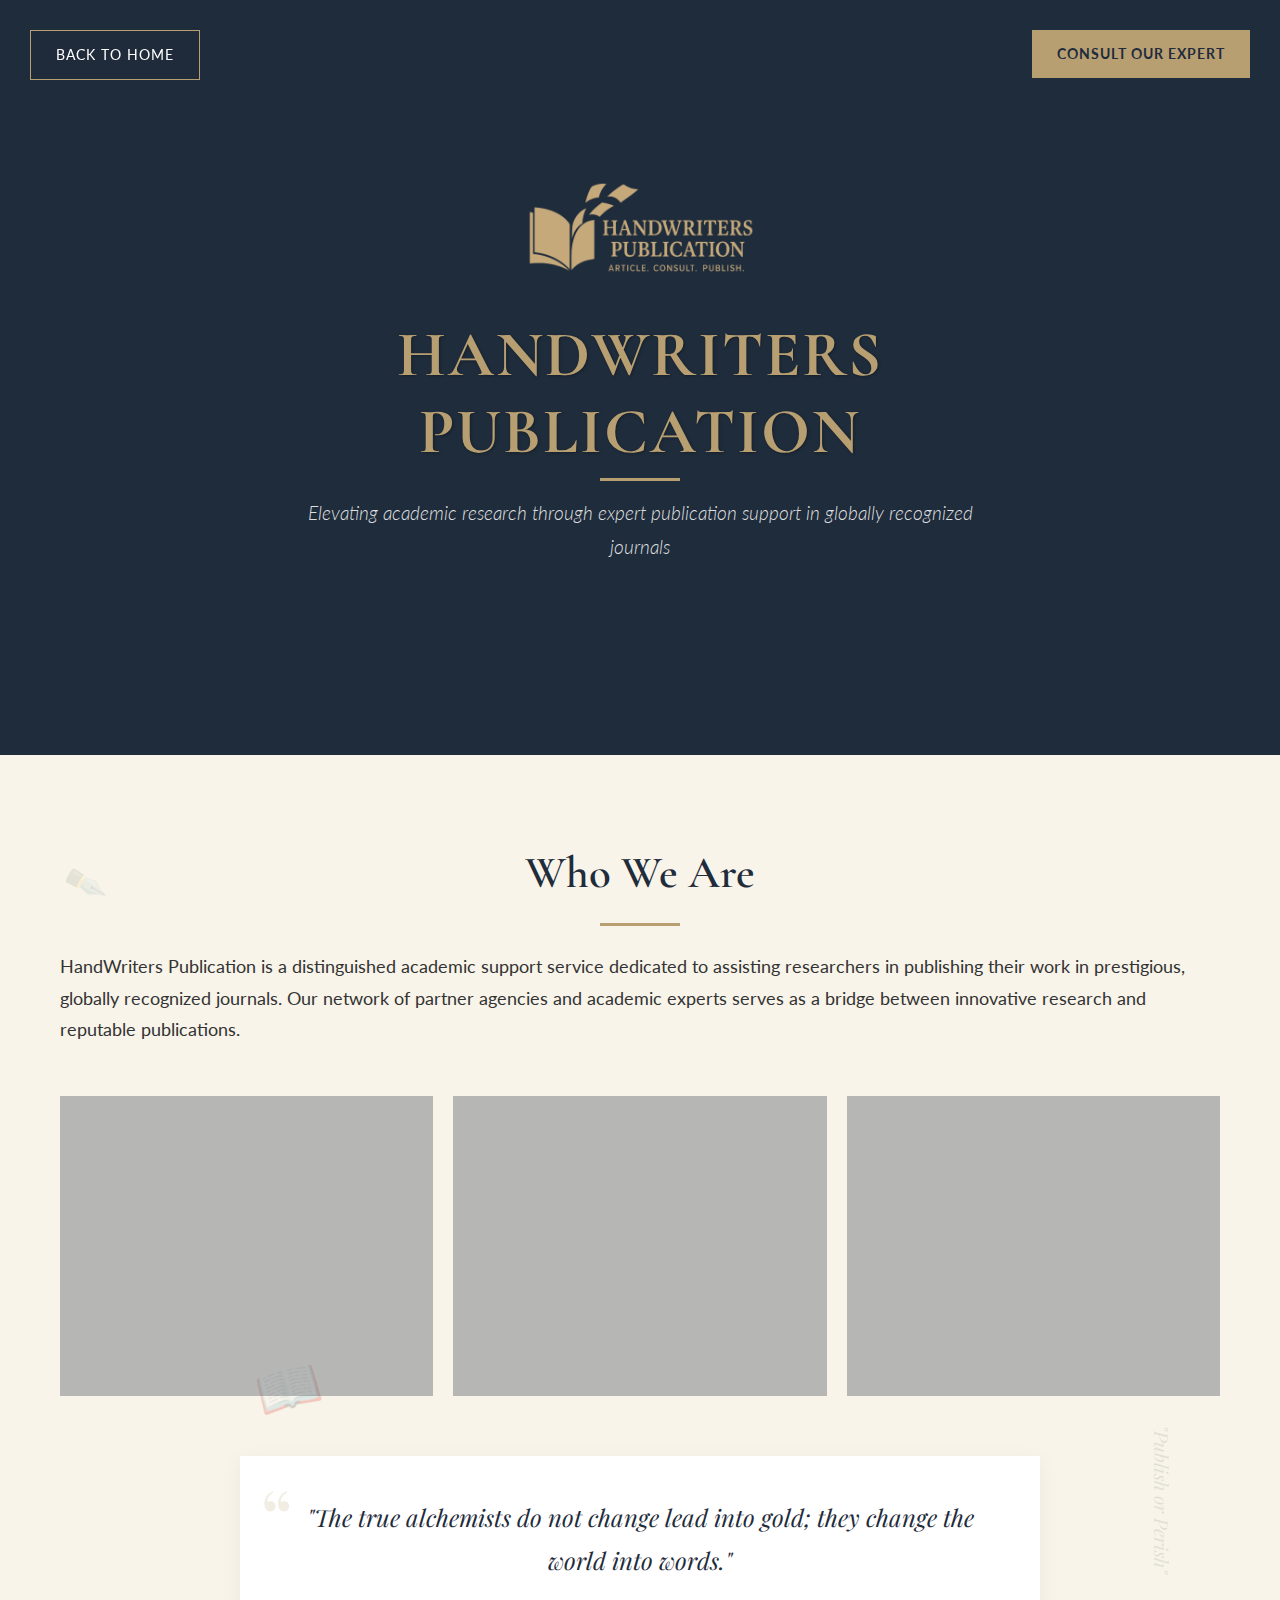
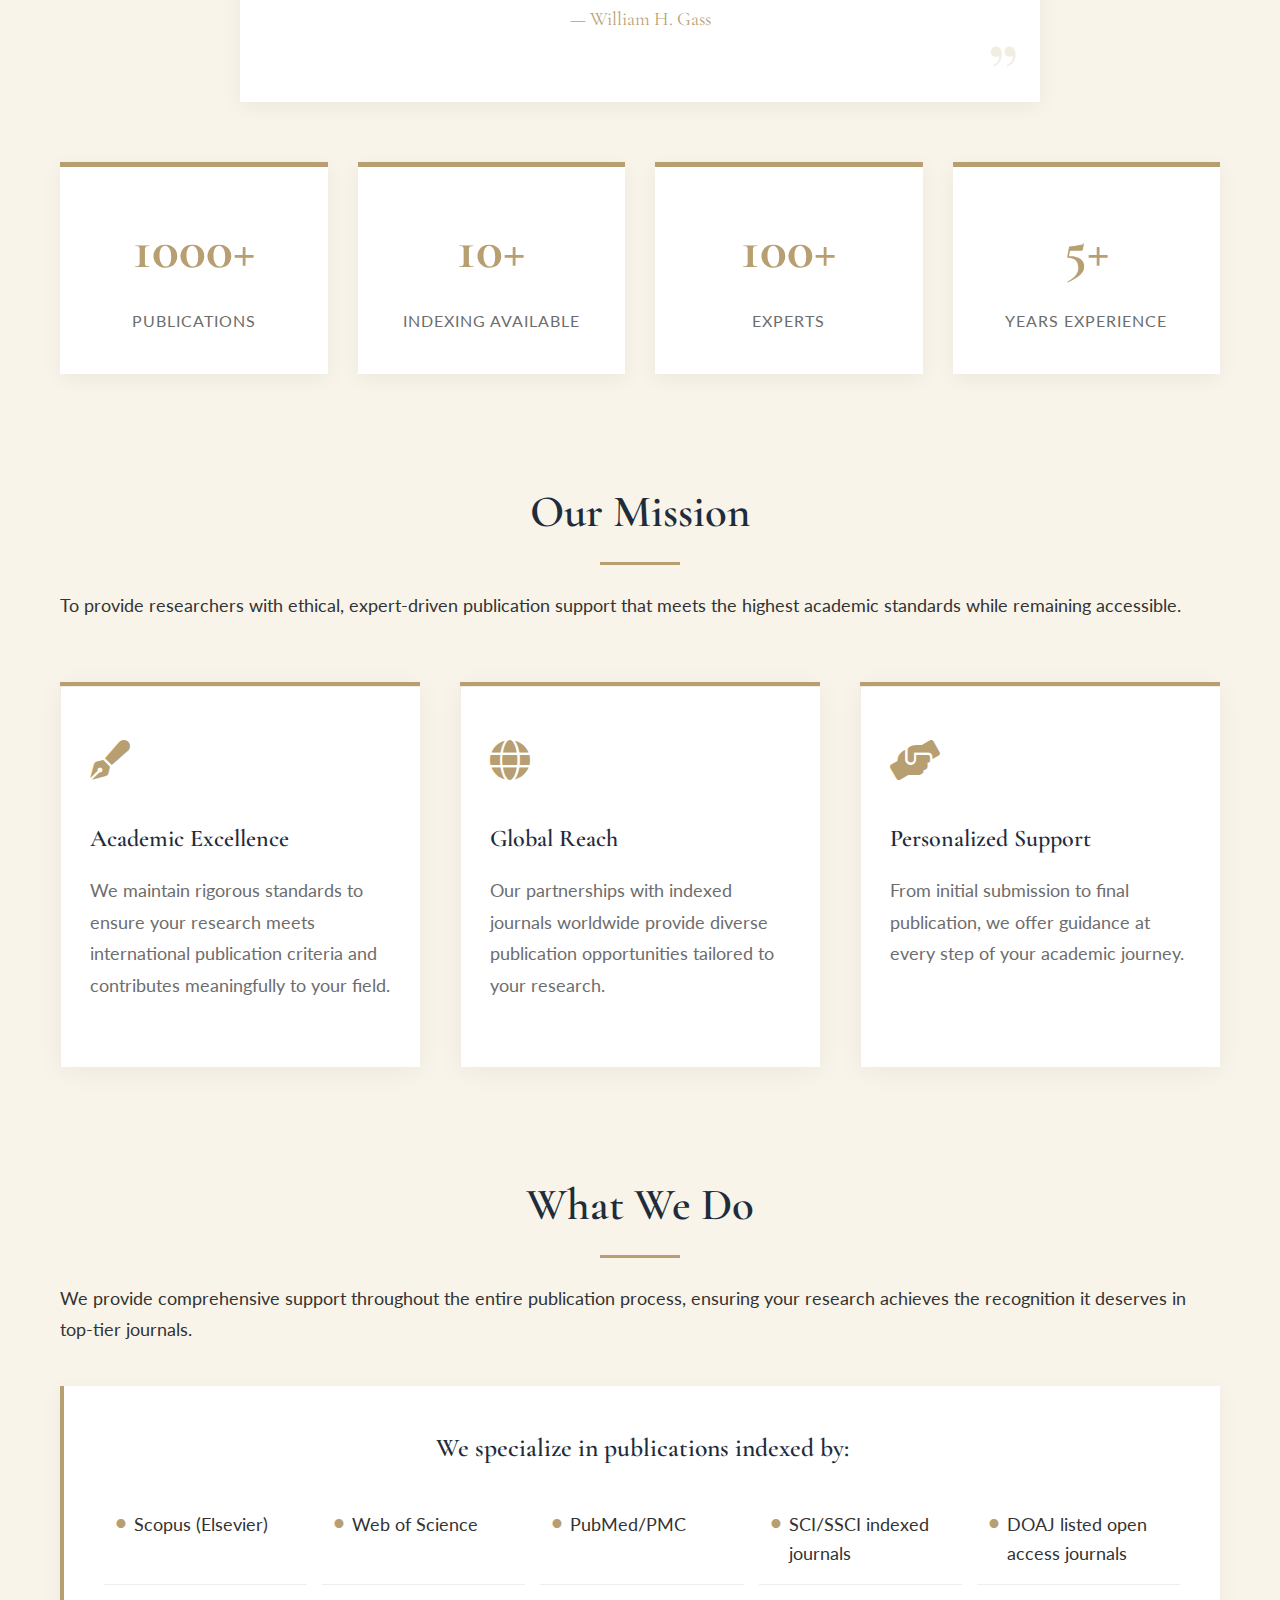
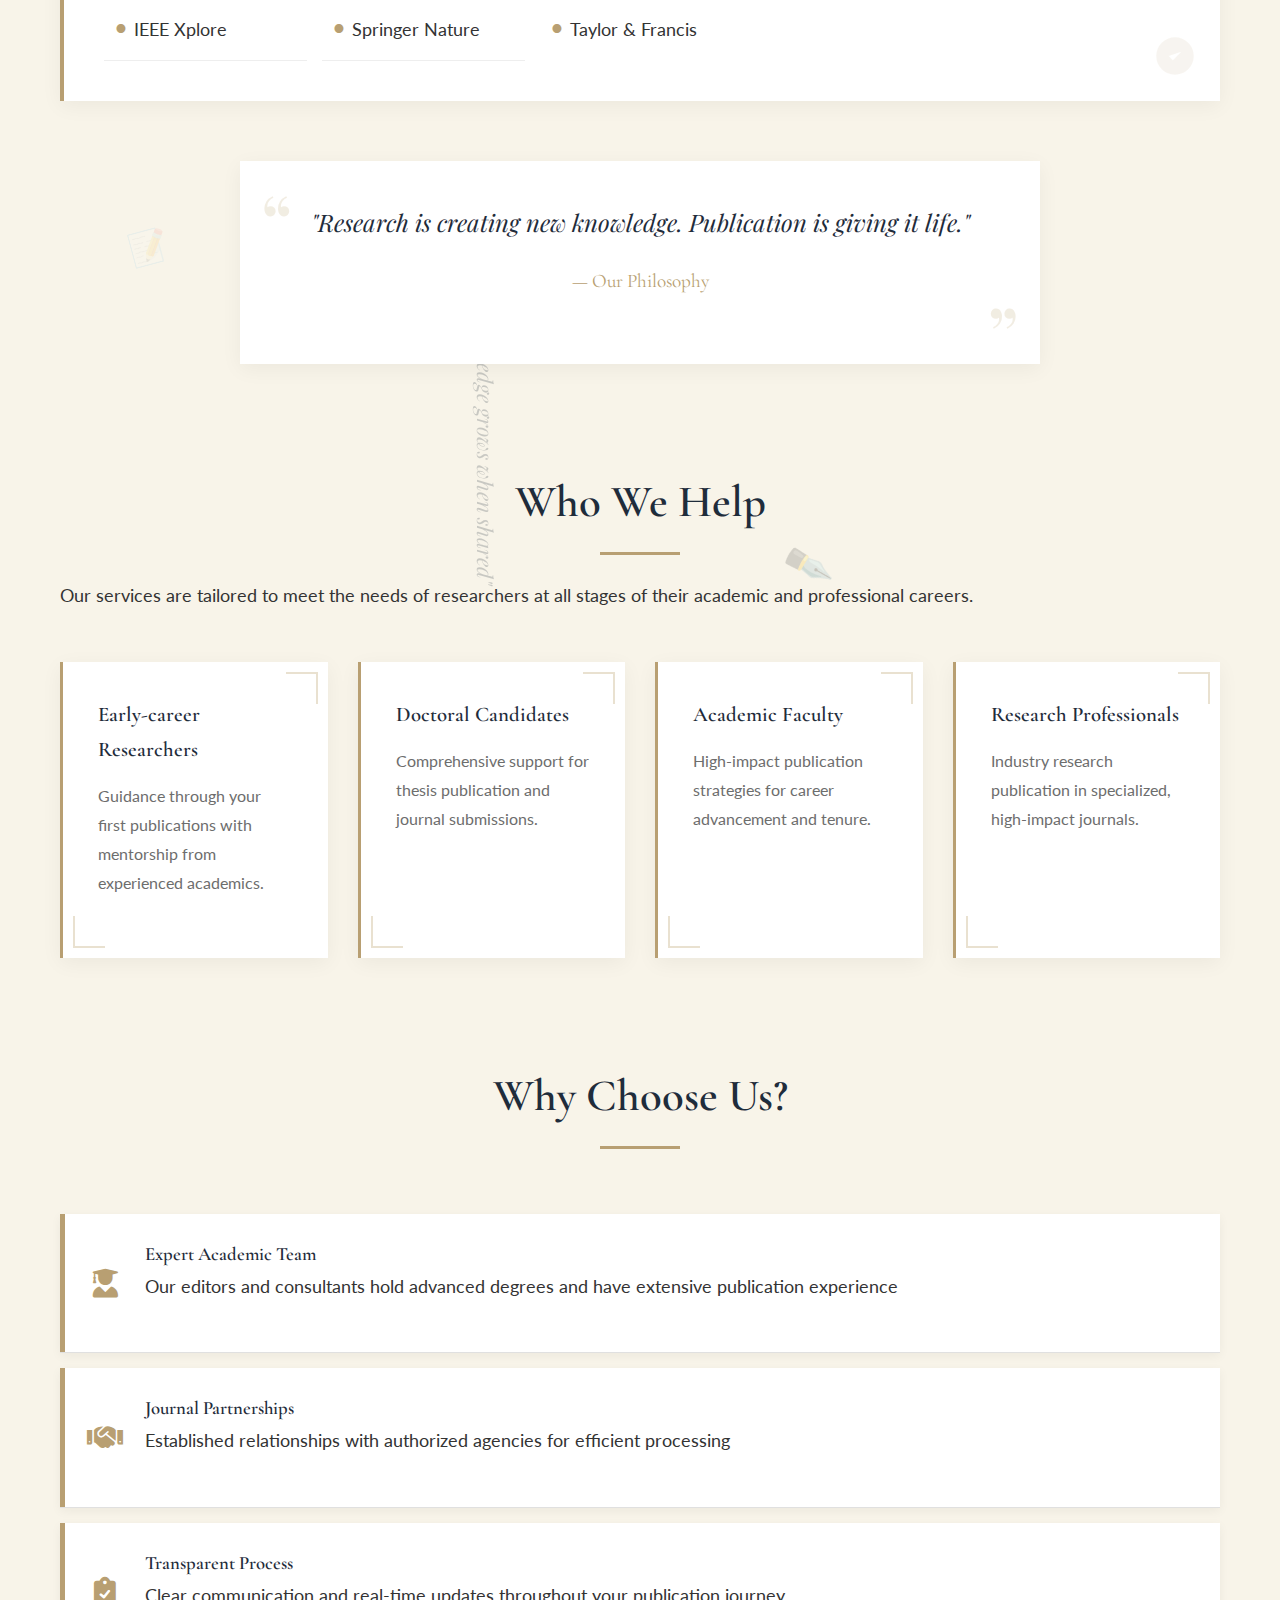
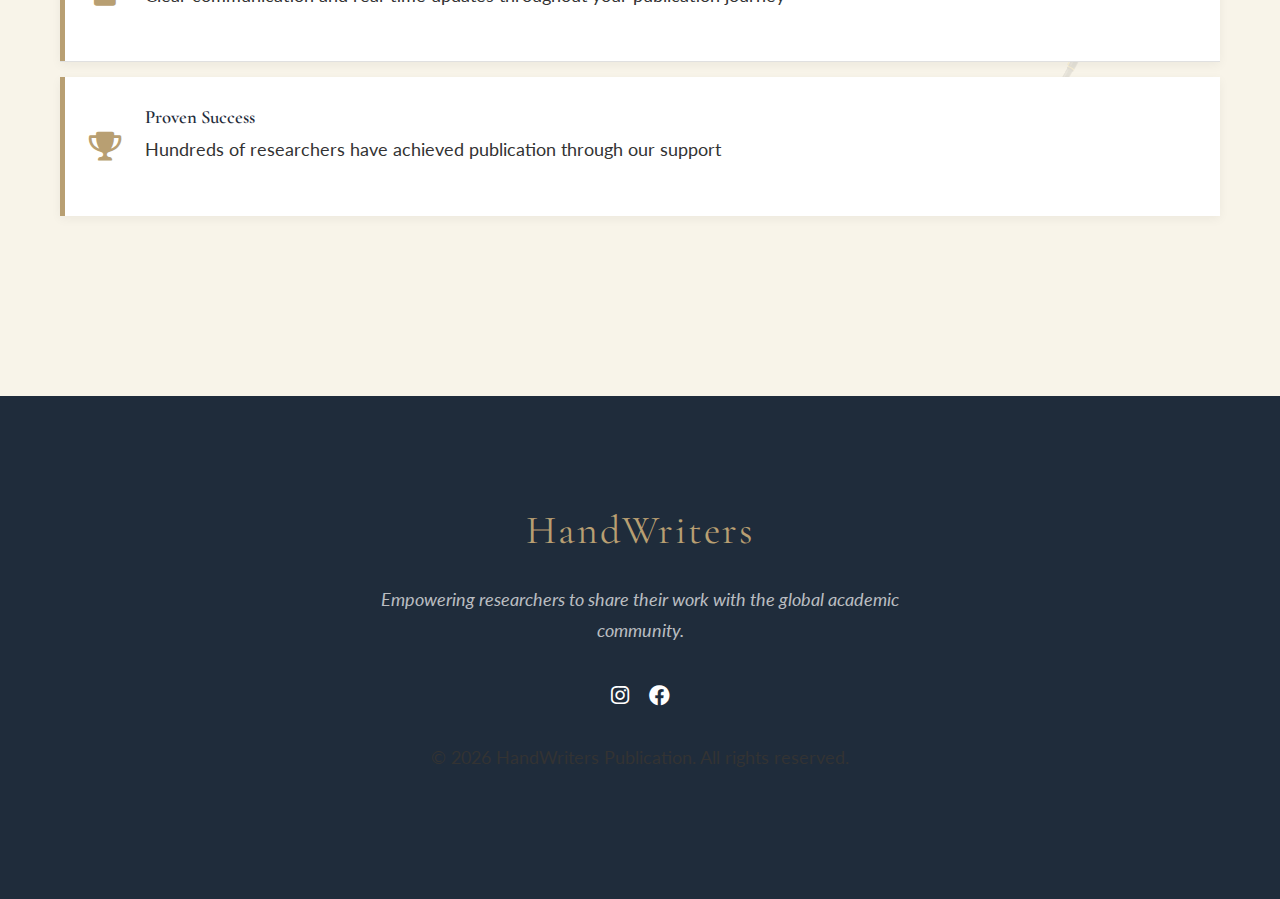
<file: Aboutus/index.html>
<!DOCTYPE html>
<html lang="en">
<head>
    <meta charset="UTF-8">
    <meta name="viewport" content="width=device-width, initial-scale=1.0">
    <link rel="icon" type="image/png" href="lo.png">
    <title>About HandWriters Publication</title>
    <link rel="canonical" href="https://handwriterspublication.com/Aboutus/" />
    <link rel="preconnect" href="https://fonts.googleapis.com">
    <link rel="preconnect" href="https://fonts.gstatic.com" crossorigin>
    <link href="https://fonts.googleapis.com/css2?family=Cormorant+Garamond:wght@400;500;600;700&family=Lato:wght@300;400;700&family=Playfair+Display:wght@400;500;600;700&display=swap" rel="stylesheet">
    <link rel="stylesheet" href="https://cdnjs.cloudflare.com/ajax/libs/font-awesome/6.0.0-beta3/css/all.min.css">
    <style>
        :root {
            --header-blue: #1f2c3b;
            --body-cream: #f8f4e9;
            --accent-gold: #b89f72;
            --accent-gold-light: #d4c4a3;
            --text-dark: #333333;
            --text-light: #6d6d6d;
            --paper-texture: url('https://www.transparenttextures.com/patterns/cream-paper.png');
        }
        
        * {
            margin: 0;
            padding: 0;
            box-sizing: border-box;
        }
        
        body {
            font-family: 'Lato', sans-serif;
            background-color: var(--body-cream);
            color: var(--text-dark);
            line-height: 1.7;
            background-image: var(--paper-texture);
            position: relative;
            overflow-x: hidden;
        }
        
        h1, h2, h3, h4 {
            font-family: 'Cormorant Garamond', serif;
            font-weight: 600;
            color: var(--header-blue);
        }
        
        /* Decorative elements */
        .floating-elements {
            position: absolute;
            width: 100%;
            height: 100%;
            pointer-events: none;
            z-index: 0;
            overflow: hidden;
        }
        
        .floating-element {
            position: absolute;
            opacity: 0.1;
            z-index: 0;
        }
        
        .floating-element.pen {
            font-size: 2rem;
            color: var(--accent-gold);
            transform: rotate(-15deg);
        }
        
        .floating-element.quote {
            font-family: 'Playfair Display', serif;
            font-size: 1.2rem;
            color: var(--header-blue);
            font-style: italic;
            writing-mode: vertical-rl;
        }
        
        .back-home {
            position: fixed;
            top: 30px;
            left: 30px;
            z-index: 1000;
            background: rgba(31, 44, 59, 0.8);
            color: white;
            padding: 12px 25px;
            border-radius: 0;
            text-decoration: none;
            font-weight: 400;
            letter-spacing: 1px;
            font-size: 14px;
            text-transform: uppercase;
            border: 1px solid var(--accent-gold);
            transition: all 0.3s ease;
            backdrop-filter: blur(5px);
        }
        
        .back-home:hover {
            background: var(--header-blue);
            transform: translateY(-2px);
            box-shadow: 0 5px 15px rgba(0,0,0,0.1);
        }
        
        .consult-btn {
            position: fixed;
            top: 30px;
            right: 30px;
            z-index: 1000;
            background: var(--accent-gold);
            color: var(--header-blue);
            padding: 12px 25px;
            border-radius: 0;
            text-decoration: none;
            font-weight: 700;
            letter-spacing: 1px;
            font-size: 14px;
            text-transform: uppercase;
            transition: all 0.3s ease;
            backdrop-filter: blur(5px);
        }
        
        .consult-btn:hover {
            background: #c9b386;
            transform: translateY(-2px);
            box-shadow: 0 5px 15px rgba(0,0,0,0.1);
        }
        
        header {
            background: var(--header-blue);
            color: white;
            text-align: center;
            padding: 180px 20px 150px;
            position: relative;
            overflow: hidden;
        }
        
        .header-image {
            position: absolute;
            top: 0;
            left: 0;
            width: 100%;
            height: 100%;
            background-image: url('https://images.unsplash.com/photo-1456513080510-7bf3a84b82f8?ixlib=rb-1.2.1&auto=format&fit=crop&w=1373&q=80');
            background-size: cover;
            background-position: center;
            opacity: 0.2;
            z-index: 1;
        }
        
        .header-content {
            position: relative;
            z-index: 2;
            max-width: 900px;
            margin: 0 auto;
        }
        
        .logo-container {
            margin-bottom: 30px;
        }
        
        .logo {
            height: 100px;
            width: auto;
            filter: brightness(0) saturate(100%) invert(76%) sepia(12%) saturate(992%) hue-rotate(358deg) brightness(90%) contrast(86%);
        }
        
        .company-name {
            font-family: 'Cormorant Garamond', serif;
            font-size: 4rem;
            font-weight: 700;
            margin-bottom: 25px;
            letter-spacing: 2px;
            line-height: 1.2;
            color: var(--accent-gold);
            text-transform: uppercase;
            text-shadow: 1px 1px 3px rgba(0,0,0,0.3);
            position: relative;
            display: inline-block;
        }
        
        .company-name::after {
            content: "";
            position: absolute;
            bottom: -10px;
            left: 50%;
            transform: translateX(-50%);
            width: 80px;
            height: 3px;
            background: var(--accent-gold);
        }
        
        .tagline {
            font-size: 1.2rem;
            max-width: 700px;
            margin: 0 auto 40px;
            color: rgba(255,255,255,0.85);
            font-weight: 300;
            font-style: italic;
        }
        
        .divider {
            width: 100px;
            height: 2px;
            background: var(--accent-gold);
            margin: 30px auto;
        }
        
        .container {
            max-width: 1200px;
            margin: 0 auto;
            padding: 80px 20px;
            position: relative;
            z-index: 1;
        }
        
        .section {
            margin-bottom: 100px;
            position: relative;
        }
        
        h2 {
            font-size: 2.8rem;
            margin-bottom: 40px;
            position: relative;
            display: inline-block;
            text-align: center;
            width: 100%;
        }
        
        h2::after {
            content: "";
            position: absolute;
            bottom: -15px;
            left: 50%;
            transform: translateX(-50%);
            width: 80px;
            height: 3px;
            background: var(--accent-gold);
        }
        
        p {
            font-size: 1.1rem;
            line-height: 1.8;
            margin-bottom: 25px;
            color: var(--text-dark);
        }
        
        .mission-cards {
            display: grid;
            grid-template-columns: repeat(auto-fit, minmax(300px, 1fr));
            gap: 40px;
            margin-top: 60px;
        }
        
        .mission-card {
            background: white;
            padding: 40px 30px;
            box-shadow: 0 5px 25px rgba(0,0,0,0.05);
            transition: all 0.4s ease;
            position: relative;
            overflow: hidden;
            border-top: 4px solid var(--accent-gold);
            background-image: var(--paper-texture);
        }
        
        .mission-card::before {
            content: "";
            position: absolute;
            top: 0;
            left: 0;
            width: 100%;
            height: 100%;
            border: 1px solid var(--accent-gold-light);
            pointer-events: none;
            opacity: 0.3;
        }
        
        .mission-card:hover {
            transform: translateY(-10px);
            box-shadow: 0 15px 35px rgba(0,0,0,0.1);
        }
        
        .mission-icon {
            font-size: 2.5rem;
            margin-bottom: 25px;
            color: var(--accent-gold);
        }
        
        .mission-card h3 {
            font-size: 1.5rem;
            margin-bottom: 15px;
        }
        
        .mission-card p {
            color: var(--text-light);
        }
        
        .image-grid {
            display: grid;
            grid-template-columns: repeat(3, 1fr);
            gap: 20px;
            margin: 50px 0;
        }
        
        .grid-item {
            height: 300px;
            background-size: cover;
            background-position: center;
            position: relative;
            overflow: hidden;
            transition: all 0.5s ease;
        }
        
        .grid-item::after {
            content: "";
            position: absolute;
            top: 0;
            left: 0;
            width: 100%;
            height: 100%;
            background: rgba(31, 44, 59, 0.3);
            transition: all 0.4s ease;
        }
        
        .grid-item:hover {
            transform: scale(1.03);
        }
        
        .grid-item:hover::after {
            background: rgba(31, 44, 59, 0.1);
        }
        
        .who-we-help {
            display: grid;
            grid-template-columns: repeat(auto-fit, minmax(250px, 1fr));
            gap: 30px;
            margin-top: 50px;
        }
        
        .help-card {
            background: white;
            padding: 35px;
            box-shadow: 0 5px 20px rgba(0,0,0,0.05);
            transition: all 0.3s ease;
            border-left: 3px solid var(--accent-gold);
            background-image: var(--paper-texture);
            position: relative;
        }
        
        .help-card::before {
            content: "";
            position: absolute;
            top: 10px;
            right: 10px;
            width: 30px;
            height: 30px;
            border-right: 2px solid var(--accent-gold-light);
            border-top: 2px solid var(--accent-gold-light);
            opacity: 0.5;
        }
        
        .help-card::after {
            content: "";
            position: absolute;
            bottom: 10px;
            left: 10px;
            width: 30px;
            height: 30px;
            border-left: 2px solid var(--accent-gold-light);
            border-bottom: 2px solid var(--accent-gold-light);
            opacity: 0.5;
        }
        
        .help-card:hover {
            transform: translateY(-10px);
            box-shadow: 0 10px 30px rgba(0,0,0,0.1);
        }
        
        .help-card h3 {
            font-size: 1.3rem;
            margin-bottom: 15px;
            color: var(--header-blue);
        }
        
        .help-card p {
            color: var(--text-light);
            font-size: 1rem;
        }
        
        .journals {
            display: flex;
            justify-content: center;
            flex-wrap: wrap;
            gap: 40px;
            margin: 60px 0;
        }
        
        .journal-logo {
            height: 40px;
            opacity: 0.8;
            transition: all 0.3s ease;
            filter: brightness(0) saturate(100%) invert(16%) sepia(12%) saturate(1611%) hue-rotate(169deg) brightness(93%) contrast(89%);
        }
        
        .journal-logo:hover {
            opacity: 1;
            transform: scale(1.1);
        }
        
        .stats {
            display: grid;
            grid-template-columns: repeat(auto-fit, minmax(200px, 1fr));
            gap: 30px;
            margin: 60px 0;
        }
        
        .stat-card {
            text-align: center;
            padding: 40px 20px;
            background: white;
            box-shadow: 0 5px 20px rgba(0,0,0,0.05);
            transition: all 0.3s ease;
            background-image: var(--paper-texture);
            position: relative;
            overflow: hidden;
        }
        
        .stat-card:hover {
            transform: translateY(-5px);
        }
        
        .stat-card::before {
            content: "";
            position: absolute;
            top: 0;
            left: 0;
            width: 100%;
            height: 5px;
            background: var(--accent-gold);
        }
        
        .stat-number {
            font-size: 3.5rem;
            font-weight: 700;
            color: var(--accent-gold);
            margin-bottom: 10px;
            font-family: 'Cormorant Garamond', serif;
        }
        
        .stat-label {
            font-size: 1rem;
            color: var(--text-light);
            text-transform: uppercase;
            letter-spacing: 1px;
        }
        
        .benefits-list {
            list-style: none;
            margin: 40px 0;
        }
        
        .benefits-list li {
            padding: 25px 0;
            border-bottom: 1px solid #e0e0e0;
            display: flex;
            align-items: center;
            transition: all 0.3s ease;
            background: white;
            margin-bottom: 15px;
            box-shadow: 0 3px 10px rgba(0,0,0,0.05);
            padding: 25px;
            position: relative;
            overflow: hidden;
        }
        
        .benefits-list li::before {
            content: "";
            position: absolute;
            top: 0;
            left: 0;
            width: 5px;
            height: 100%;
            background: var(--accent-gold);
        }
        
        .benefits-list li:last-child {
            border-bottom: none;
        }
        
        .benefits-list li:hover {
            transform: translateX(10px);
        }
        
        .benefit-icon {
            margin-right: 20px;
            color: var(--accent-gold);
            font-size: 1.8rem;
            min-width: 40px;
            text-align: center;
        }
        
        footer {
            background: var(--header-blue);
            color: white;
            text-align: center;
            padding: 100px 20px;
            position: relative;
            overflow: hidden;
        }
        
        footer::before {
            content: "";
            position: absolute;
            top: 0;
            left: 0;
            width: 100%;
            height: 100%;
            background-image: url('https://www.transparenttextures.com/patterns/dark-wood.png');
            opacity: 0.1;
            pointer-events: none;
        }
        
        .footer-content {
            max-width: 600px;
            margin: 0 auto;
            position: relative;
            z-index: 1;
        }
        
        .footer-logo {
            font-family: 'Cormorant Garamond', serif;
            font-size: 2.5rem;
            margin-bottom: 20px;
            color: var(--accent-gold);
            letter-spacing: 2px;
        }
        
        .footer-text {
            color: rgba(255,255,255,0.7);
            margin-bottom: 30px;
            font-style: italic;
        }
        
        .social-links {
            display: flex;
            justify-content: center;
            gap: 20px;
            margin-bottom: 30px;
        }
        
        .social-link {
            color: white;
            font-size: 1.3rem;
            transition: all 0.3s ease;
        }
        
        .social-link:hover {
            color: var(--accent-gold);
            transform: translateY(-3px);
        }
        
        /* Journal text list */
        .journal-text-list {
            background: white;
            padding: 40px;
            margin-top: 40px;
            border-left: 4px solid var(--accent-gold);
            box-shadow: 0 5px 20px rgba(0,0,0,0.05);
            position: relative;
            background-image: var(--paper-texture);
        }
        
        .journal-text-list::after {
            content: "";
            position: absolute;
            bottom: 20px;
            right: 20px;
            width: 50px;
            height: 50px;
            background-image: url('data:image/svg+xml;utf8,<svg xmlns="http://www.w3.org/2000/svg" viewBox="0 0 24 24" fill="%23b89f72"><path d="M9 12l2 2 4-4m6 2a9 9 0 11-18 0 9 9 0 0118 0z"/></svg>');
            background-size: contain;
            opacity: 0.1;
        }
        
        .journal-text-list h3 {
            font-family: 'Cormorant Garamond', serif;
            color: var(--header-blue);
            margin-bottom: 25px;
            font-size: 1.6rem;
            text-align: center;
        }
        
        .journal-text-list ul {
            list-style-type: none;
            display: grid;
            grid-template-columns: repeat(auto-fit, minmax(200px, 1fr));
            gap: 15px;
        }
        
        .journal-text-list li {
            padding: 15px;
            border-bottom: 1px solid #eee;
            color: var(--text-dark);
            font-size: 1.1rem;
            position: relative;
            padding-left: 30px;
        }
        
        .journal-text-list li::before {
            content: "•";
            position: absolute;
            left: 10px;
            color: var(--accent-gold);
            font-size: 1.5rem;
            line-height: 1;
        }
        
        .journal-text-list li:last-child {
            border-bottom: none;
        }
        
        /* Elegant quote */
        .elegant-quote {
            max-width: 800px;
            margin: 60px auto;
            padding: 40px;
            text-align: center;
            position: relative;
            background: white;
            box-shadow: 0 5px 20px rgba(0,0,0,0.05);
        }
        
        .elegant-quote::before {
            content: "“";
            position: absolute;
            top: 20px;
            left: 20px;
            font-family: 'Playfair Display', serif;
            font-size: 5rem;
            color: var(--accent-gold-light);
            line-height: 1;
            opacity: 0.3;
        }
        
        .elegant-quote::after {
            content: "“";
            position: absolute;
            bottom: 20px;
            right: 20px;
            font-family: 'Playfair Display', serif;
            font-size: 5rem;
            color: var(--accent-gold-light);
            line-height: 1;
            opacity: 0.3;
            transform: rotate(180deg);
        }
        
        .quote-text {
            font-family: 'Playfair Display', serif;
            font-size: 1.5rem;
            color: var(--header-blue);
            font-style: italic;
            margin-bottom: 20px;
            position: relative;
            z-index: 1;
        }
        
        .quote-author {
            font-family: 'Cormorant Garamond', serif;
            color: var(--accent-gold);
            font-size: 1.2rem;
        }
        
        /* Animations */
        @keyframes fadeIn {
            from { opacity: 0; transform: translateY(20px); }
            to { opacity: 1; transform: translateY(0); }
        }
        
        @keyframes float {
            0% { transform: translateY(0px); }
            50% { transform: translateY(-15px); }
            100% { transform: translateY(0px); }
        }
        
        .fade-in {
            animation: fadeIn 1s ease forwards;
        }
        
        .delayed-1 { animation-delay: 0.2s; }
        .delayed-2 { animation-delay: 0.4s; }
        .delayed-3 { animation-delay: 0.6s; }
        
        .floating {
            animation: float 6s ease-in-out infinite;
        }
        
        /* Responsive adjustments */
        @media (max-width: 992px) {
            .image-grid {
                grid-template-columns: repeat(2, 1fr);
            }
        }
        
        @media (max-width: 768px) {
            .company-name {
                font-size: 2.8rem;
            }
            
            header {
                padding: 150px 20px 100px;
            }
            
            .back-home, .consult-btn {
                top: 20px;
                left: 20px;
                right: 20px;
                text-align: center;
            }
            
            .consult-btn {
                top: 70px;
            }
            
            .mission-cards, .who-we-help {
                grid-template-columns: 1fr;
            }
            
            .image-grid {
                grid-template-columns: 1fr;
            }
            
            h2 {
                font-size: 2.2rem;
            }
            
            .journal-text-list ul {
                grid-template-columns: 1fr;
            }
        }
    </style>
</head>
<body>
    <!-- Floating decorative elements -->
    <div class="floating-elements">
        <div class="floating-element pen floating" style="top: 15%; left: 5%;">✒️</div>
        <div class="floating-element quote floating" style="top: 25%; right: 8%;">"Publish or Perish"</div>
        <div class="floating-element pen floating" style="top: 60%; left: 10%;">📝</div>
        <div class="floating-element quote floating" style="top: 70%; right: 5%;">"Knowledge Shared"</div>
        <div class="floating-element pen floating" style="top: 85%; right: 15%;">🖋️</div>
    </div>
    
    <a href="/" class="back-home">Back to Home</a>
    <a href="https://wa.me/916205170397?text=Hello%2C%20I%20want%20more%20info" class="consult-btn">Consult Our Expert</a>
    
    <header>
        <div class="header-image"></div>
        <div class="header-content">
            <!-- Logo placeholder - replace with your actual logo -->
            <div class="logo-container fade-in">
                <img src="logo.png" alt="HandWriters Logo" class="logo">
            </div>
            <div class="company-name fade-in">HandWriters Publication</div>
            <!-- <div class="divider fade-in delayed-1"></div> -->
            <p class="tagline fade-in delayed-2">Elevating academic research through expert publication support in globally recognized journals</p>
        </div>
    </header>
    
    <div class="container">
        <section class="section fade-in">
            <h2>Who We Are</h2>
            <p>HandWriters Publication is a distinguished academic support service dedicated to assisting researchers in publishing their work in prestigious, globally recognized journals. Our network of partner agencies and academic experts serves as a bridge between innovative research and reputable publications.</p>
            
            <div class="image-grid">
                <div class="grid-item" style="background-image: url('https://images.unsplash.com/photo-1522202176988-66273c2fd55f?ixlib=rb-1.2.1&auto=format&fit=crop&w=1350&q=80');"></div>
                <div class="grid-item" style="background-image: url('https://images.unsplash.com/photo-1450101499163-c8848c66ca85?ixlib=rb-1.2.1&auto=format&fit=crop&w=1350&q=80');"></div>
                <div class="grid-item" style="background-image: url('https://images.unsplash.com/photo-1523240795612-9a054b0db644?ixlib=rb-1.2.1&auto=format&fit=crop&w=1350&q=80');"></div>
            </div>
            
            <div class="elegant-quote fade-in delayed-1">
                <p class="quote-text">"The true alchemists do not change lead into gold; they change the world into words."</p>
                <p class="quote-author">— William H. Gass</p>
            </div>
            
            <div class="stats">
                <div class="stat-card fade-in delayed-1">
                    <div class="stat-number">1000+</div>
                    <div class="stat-label">Publications</div>
                </div>
                <div class="stat-card fade-in delayed-2">
                    <div class="stat-number">10+</div>
                    <div class="stat-label">Indexing Available</div>
                </div>
                <div class="stat-card fade-in delayed-1">
                    <div class="stat-number">100+</div>
                    <div class="stat-label">Experts</div>
                </div>
                <div class="stat-card fade-in delayed-2">
                    <div class="stat-number">5+</div>
                    <div class="stat-label">Years Experience</div>
                </div>
            </div>
        </section>
        
        <section class="section">
            <h2 class="fade-in">Our Mission</h2>
            <p class="fade-in delayed-1">To provide researchers with ethical, expert-driven publication support that meets the highest academic standards while remaining accessible.</p>
            
            <div class="mission-cards">
                <div class="mission-card fade-in">
                    <div class="mission-icon"><i class="fas fa-pen-fancy"></i></div>
                    <h3>Academic Excellence</h3>
                    <p>We maintain rigorous standards to ensure your research meets international publication criteria and contributes meaningfully to your field.</p>
                </div>
                <div class="mission-card fade-in delayed-1">
                    <div class="mission-icon"><i class="fas fa-globe"></i></div>
                    <h3>Global Reach</h3>
                    <p>Our partnerships with indexed journals worldwide provide diverse publication opportunities tailored to your research.</p>
                </div>
                <div class="mission-card fade-in delayed-2">
                    <div class="mission-icon"><i class="fas fa-hands-helping"></i></div>
                    <h3>Personalized Support</h3>
                    <p>From initial submission to final publication, we offer guidance at every step of your academic journey.</p>
                </div>
            </div>
        </section>
        
        <section class="section">
            <h2 class="fade-in">What We Do</h2>
            <p class="fade-in delayed-1">We provide comprehensive support throughout the entire publication process, ensuring your research achieves the recognition it deserves in top-tier journals.</p>
            
            <div class="journal-text-list fade-in delayed-2">
                <h3>We specialize in publications indexed by:</h3>
                <ul>
                    <li>Scopus (Elsevier)</li>
                    <li>Web of Science</li>
                    <li>PubMed/PMC</li>
                    <li>SCI/SSCI indexed journals</li>
                    <li>DOAJ listed open access journals</li>
                    <li>IEEE Xplore</li>
                    <li>Springer Nature</li>
                    <li>Taylor & Francis</li>
                </ul>
            </div>
            
            <div class="elegant-quote fade-in">
                <p class="quote-text">"Research is creating new knowledge. Publication is giving it life."</p>
                <p class="quote-author">— Our Philosophy</p>
            </div>
        </section>
        
        <section class="section">
            <h2 class="fade-in">Who We Help</h2>
            <p class="fade-in delayed-1">Our services are tailored to meet the needs of researchers at all stages of their academic and professional careers.</p>
            
            <div class="who-we-help">
                <div class="help-card fade-in">
                    <h3>Early-career Researchers</h3>
                    <p>Guidance through your first publications with mentorship from experienced academics.</p>
                </div>
                <div class="help-card fade-in delayed-1">
                    <h3>Doctoral Candidates</h3>
                    <p>Comprehensive support for thesis publication and journal submissions.</p>
                </div>
                <div class="help-card fade-in delayed-2">
                    <h3>Academic Faculty</h3>
                    <p>High-impact publication strategies for career advancement and tenure.</p>
                </div>
                <div class="help-card fade-in">
                    <h3>Research Professionals</h3>
                    <p>Industry research publication in specialized, high-impact journals.</p>
                </div>
            </div>
        </section>
        
        <section class="section">
            <h2 class="fade-in">Why Choose Us?</h2>
            
            <ul class="benefits-list">
                <li class="fade-in">
                    <span class="benefit-icon"><i class="fas fa-user-graduate"></i></span>
                    <div>
                        <h3>Expert Academic Team</h3>
                        <p>Our editors and consultants hold advanced degrees and have extensive publication experience</p>
                    </div>
                </li>
                <li class="fade-in delayed-1">
                    <span class="benefit-icon"><i class="fas fa-handshake"></i></span>
                    <div>
                        <h3>Journal Partnerships</h3>
                        <p>Established relationships with authorized agencies for efficient processing</p>
                    </div>
                </li>
                <li class="fade-in delayed-2">
                    <span class="benefit-icon"><i class="fas fa-clipboard-check"></i></span>
                    <div>
                        <h3>Transparent Process</h3>
                        <p>Clear communication and real-time updates throughout your publication journey</p>
                    </div>
                </li>
                <li class="fade-in">
                    <span class="benefit-icon"><i class="fas fa-trophy"></i></span>
                    <div>
                        <h3>Proven Success</h3>
                        <p>Hundreds of researchers have achieved publication through our support</p>
                    </div>
                </li>
            </ul>
            
            
        </section>
    </div>
    
    <footer class="fade-in">
        <div class="footer-content">
            <div class="footer-logo">HandWriters</div>
            <p class="footer-text">Empowering researchers to share their work with the global academic community.</p>
            
            <div class="social-links">
                
                <a href="https://www.instagram.com/handwriterspublication/" class="social-link"><i class="fab fa-instagram"></i></a>
                <a href="https://www.facebook.com/profile.php?id=61573253404960" class="social-link"><i class="fab fa-facebook"></i></a>
                
            </div>
            
            <p>© 2026 HandWriters Publication. All rights reserved.</p>
        </div>
    </footer>
    
    <script>
        // Add more floating elements dynamically
        document.addEventListener('DOMContentLoaded', function() {
            const floatingContainer = document.querySelector('.floating-elements');
            const quotes = [
                '"The pen is mightier than the sword"',
                '"Publish with purpose"',
                '"Knowledge grows when shared"',
                '"Academic excellence"',
                '"Research without publication is silence"'
            ];
            const icons = ['✒️', '📝', '🖋️', '📚', '🔬', '📖', '📑'];
            
            // Add more floating elements
            for (let i = 0; i < 5; i++) {
                const top = Math.random() * 90;
                const left = Math.random() * 90;
                const delay = Math.random() * 5;
                
                const element = document.createElement('div');
                element.className = `floating-element ${Math.random() > 0.5 ? 'pen' : 'quote'} floating`;
                element.style.top = `${top}%`;
                element.style.left = `${left}%`;
                element.style.animationDelay = `${delay}s`;
                
                if (element.classList.contains('quote')) {
                    element.textContent = quotes[Math.floor(Math.random() * quotes.length)];
                    element.style.fontSize = `${0.8 + Math.random() * 0.7}rem`;
                    element.style.opacity = 0.1 + Math.random() * 0.2;
                } else {
                    element.textContent = icons[Math.floor(Math.random() * icons.length)];
                    element.style.fontSize = `${1.5 + Math.random() * 2}rem`;
                    element.style.opacity = 0.1 + Math.random() * 0.2;
                }
                
                floatingContainer.appendChild(element);
            }
            
            // Animate stats counting
            const statNumbers = document.querySelectorAll('.stat-number');
            statNumbers.forEach(stat => {
                const target = parseInt(stat.textContent);
                const suffix = stat.textContent.match(/[+]/g);
                let count = 0;
                const duration = 2000;
                const increment = target / (duration / 16);
                
                const updateCount = () => {
                    count += increment;
                    if (count < target) {
                        stat.textContent = Math.floor(count) + (suffix ? suffix[0] : '');
                        requestAnimationFrame(updateCount);
                    } else {
                        stat.textContent = target + (suffix ? suffix[0] : '');
                    }
                };
                
                // Start counting when element is in view
                const observer = new IntersectionObserver((entries) => {
                    if (entries[0].isIntersecting) {
                        updateCount();
                        observer.unobserve(stat);
                    }
                });
                
                observer.observe(stat);
            });
        });
    </script>
</body>
</html>
</file>
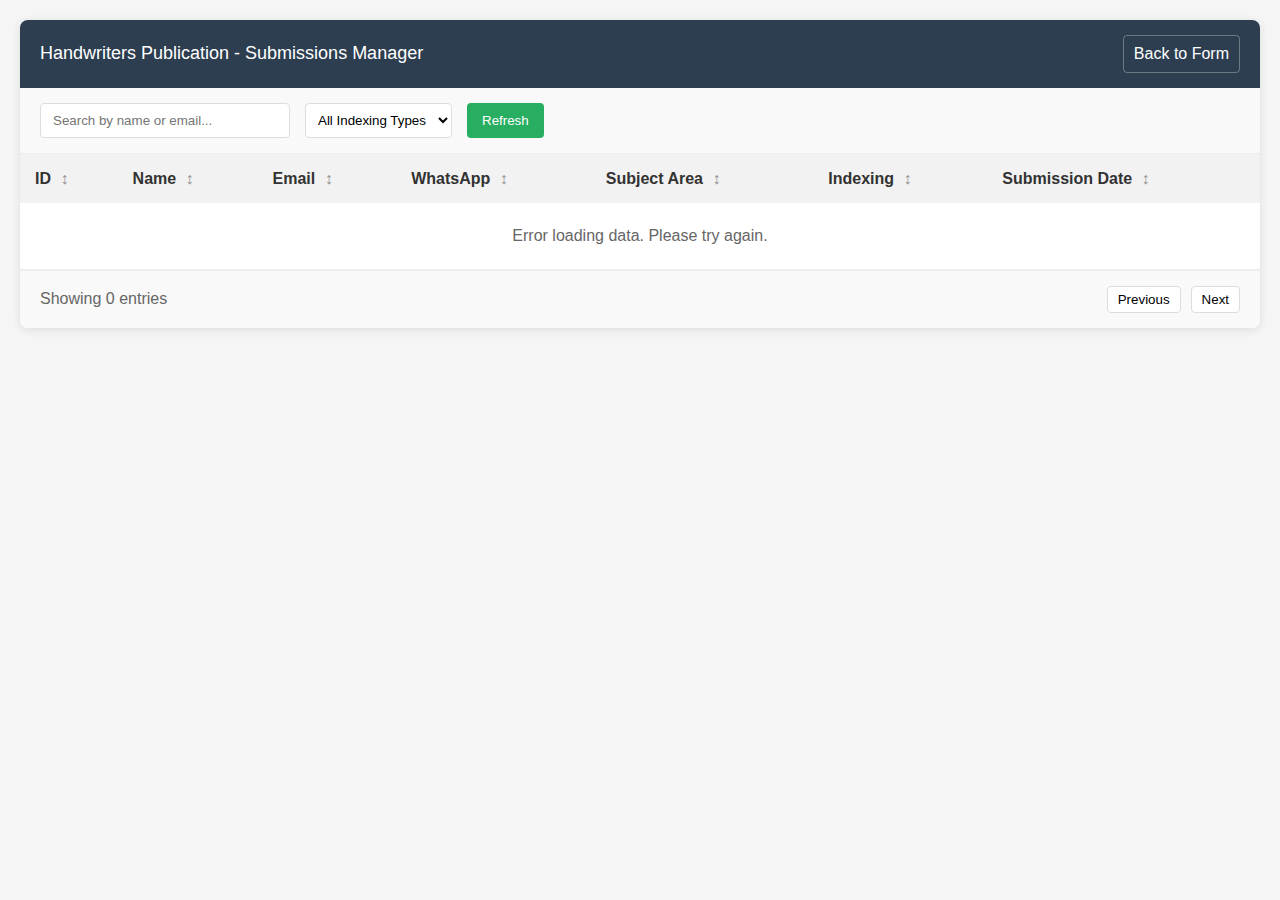
<file: crm/index.html>
<!DOCTYPE html>
<html lang="en">

<head>
    <meta charset="UTF-8">
    <meta name="viewport" content="width=device-width, initial-scale=1.0">
    <title>Handwriters Publication - Submissions CRM</title>
    <style>
        * {
            box-sizing: border-box;
            margin: 0;
            padding: 0;
            font-family: 'Segoe UI', Arial, sans-serif;
        }

        body {
            background: #f5f5f5;
            color: #333;
            line-height: 1.6;
            padding: 20px;
        }

        .container {
            max-width: 1400px;
            margin: 0 auto;
            background: white;
            border-radius: 8px;
            box-shadow: 0 2px 10px rgba(0, 0, 0, 0.1);
            overflow: hidden;
        }

        header {
            background: #2c3e50;
            color: white;
            padding: 15px 20px;
            display: flex;
            justify-content: space-between;
            align-items: center;
        }

        h1 {
            font-size: 18px;
            font-weight: 500;
        }

        .back-btn {
            color: white;
            text-decoration: none;
            padding: 5px 10px;
            border: 1px solid rgba(255, 255, 255, 0.3);
            border-radius: 4px;
        }

        .controls {
            padding: 15px 20px;
            background: #f9f9f9;
            border-bottom: 1px solid #eee;
            display: flex;
            gap: 15px;
            flex-wrap: wrap;
        }

        .search-box {
            padding: 8px 12px;
            border: 1px solid #ddd;
            border-radius: 4px;
            width: 250px;
        }

        .filter-select {
            padding: 8px;
            border: 1px solid #ddd;
            border-radius: 4px;
            background: white;
        }

        .refresh-btn {
            padding: 8px 15px;
            background: #27ae60;
            color: white;
            border: none;
            border-radius: 4px;
            cursor: pointer;
        }

        .table-container {
            overflow-x: auto;
        }

        .submissions-table {
            width: 100%;
            border-collapse: collapse;
        }

        .submissions-table th {
            background: #f2f2f2;
            padding: 12px 15px;
            text-align: left;
            font-weight: 600;
            cursor: pointer;
            position: sticky;
            top: 0;
        }

        .submissions-table th:hover {
            background: #e5e5e5;
        }

        .submissions-table th i {
            margin-left: 5px;
            opacity: 0.5;
        }

        .submissions-table td {
            padding: 10px 15px;
            border-bottom: 1px solid #eee;
        }

        .submissions-table tr:hover {
            background: #f9f9f9;
        }

        .pagination {
            padding: 15px 20px;
            display: flex;
            justify-content: space-between;
            align-items: center;
            background: #f9f9f9;
            border-top: 1px solid #eee;
        }

        .entries-info {
            color: #666;
        }

        .pagination-controls {
            display: flex;
            gap: 10px;
        }

        .pagination-btn {
            padding: 5px 10px;
            border: 1px solid #ddd;
            background: white;
            border-radius: 4px;
            cursor: pointer;
        }

        .pagination-btn.active {
            background: #2c3e50;
            color: white;
            border-color: #2c3e50;
        }

        .empty-state {
            padding: 40px;
            text-align: center;
            color: #666;
        }

        @media (max-width: 768px) {
            .controls {
                flex-direction: column;
            }

            .search-box {
                width: 100%;
            }
        }
    </style>
</head>

<body>
    <div class="container">
        <header>
            <h1>Handwriters Publication - Submissions Manager</h1>
            <a href="index.html" class="back-btn">Back to Form</a>
        </header>

        <div class="controls">
            <input type="text" id="searchInput" class="search-box" placeholder="Search by name or email..." onkeyup="filterTable()">
            <select id="indexingFilter" class="filter-select" onchange="filterTable()">
                <option value="">All Indexing Types</option>
                <option value="scopus">Scopus</option>
                <option value="web-of-science">Web of Science</option>
                <option value="abdc">ABDC</option>
                <option value="google-scholar">Google Scholar</option>
                <option value="others">Others</option>
            </select>
            <button onclick="loadSubmissions()" class="refresh-btn">Refresh</button>
        </div>

        <div class="table-container">
            <table class="submissions-table" id="submissionsTable">
                <thead>
                    <tr>
                        <th onclick="sortTable(0)">ID <i>↕</i></th>
                        <th onclick="sortTable(1)">Name <i>↕</i></th>
                        <th onclick="sortTable(2)">Email <i>↕</i></th>
                        <th onclick="sortTable(3)">WhatsApp <i>↕</i></th>
                        <th onclick="sortTable(4)">Subject Area <i>↕</i></th>
                        <th onclick="sortTable(5)">Indexing <i>↕</i></th>
                        <th onclick="sortTable(6)">Submission Date <i>↕</i></th>
                    </tr>
                </thead>
                <tbody id="tableBody">
                    <!-- Data will be loaded here -->
                </tbody>
            </table>
        </div>

        <div class="empty-state" id="emptyState" style="display: none;">
            No submissions found. Try adjusting your search or filters.
        </div>

        <div class="pagination">
            <div class="entries-info" id="entriesInfo">Showing 0 entries</div>
            <div class="pagination-controls" id="paginationControls">
                <button class="pagination-btn" onclick="changePage('prev')">Previous</button>
                <button class="pagination-btn" onclick="changePage('next')">Next</button>
            </div>
        </div>
    </div>

    <script>
        let allSubmissions = [];
        let currentPage = 1;
        const rowsPerPage = 20;
        let sortColumn = 6; // Default sort by date (most recent first)
        let sortDirection = 'desc';

        // Load submissions when page loads
        window.onload = function() {
            loadSubmissions();
        };

        // Load data from server
        function loadSubmissions() {
            fetch('get_submissions.php')
                .then(response => response.json())
                .then(data => {
                    allSubmissions = data;
                    sortData(sortColumn, sortDirection);
                    currentPage = 1;
                    renderTable();
                })
                .catch(error => {
                    console.error('Error:', error);
                    document.getElementById('tableBody').innerHTML = 
                        '<tr><td colspan="7" style="text-align: center; color: #666; padding: 20px;">Error loading data. Please try again.</td></tr>';
                });
        }

        // Sort data
        function sortData(column, direction) {
            allSubmissions.sort((a, b) => {
                let valueA = a[column];
                let valueB = b[column];
                
                // Special handling for date column
                if (column === 6) {
                    valueA = new Date(valueA);
                    valueB = new Date(valueB);
                }
                
                if (valueA < valueB) return direction === 'asc' ? -1 : 1;
                if (valueA > valueB) return direction === 'asc' ? 1 : -1;
                return 0;
            });
        }

        // Render table with current data
        function renderTable() {
            const startIndex = (currentPage - 1) * rowsPerPage;
            const endIndex = startIndex + rowsPerPage;
            const pageData = allSubmissions.slice(startIndex, endIndex);
            const tableBody = document.getElementById('tableBody');
            const emptyState = document.getElementById('emptyState');
            
            if (pageData.length === 0) {
                tableBody.innerHTML = '';
                emptyState.style.display = 'block';
                document.getElementById('entriesInfo').textContent = 'Showing 0 entries';
                return;
            }
            
            emptyState.style.display = 'none';
            let tableHTML = '';
            
            pageData.forEach(row => {
                tableHTML += `
                    <tr>
                        <td>${row[0]}</td>
                        <td>${row[1]}</td>
                        <td>${row[2]}</td>
                        <td>${row[3]}</td>
                        <td>${row[4]}</td>
                        <td>${row[5]}</td>
                        <td>${formatDate(row[6])}</td>
                    </tr>
                `;
            });
            
            tableBody.innerHTML = tableHTML;
            updatePagination();
        }

        // Format date for display
        function formatDate(dateString) {
            const date = new Date(dateString);
            return date.toLocaleString();
        }

        // Update pagination controls
        function updatePagination() {
            const totalPages = Math.ceil(allSubmissions.length / rowsPerPage);
            const startEntry = (currentPage - 1) * rowsPerPage + 1;
            const endEntry = Math.min(currentPage * rowsPerPage, allSubmissions.length);
            
            document.getElementById('entriesInfo').textContent = 
                `Showing ${startEntry} to ${endEntry} of ${allSubmissions.length} entries`;
        }

        // Change page
        function changePage(direction) {
            const totalPages = Math.ceil(allSubmissions.length / rowsPerPage);
            
            if (direction === 'next' && currentPage < totalPages) {
                currentPage++;
            } else if (direction === 'prev' && currentPage > 1) {
                currentPage--;
            }
            
            renderTable();
        }

        // Sort table
        function sortTable(column) {
            // Update sort direction
            if (sortColumn === column) {
                sortDirection = sortDirection === 'asc' ? 'desc' : 'asc';
            } else {
                sortColumn = column;
                sortDirection = 'asc';
            }
            
            // Sort and render
            sortData(column, sortDirection);
            currentPage = 1;
            renderTable();
            
            // Update UI indicators
            document.querySelectorAll('th i').forEach(icon => {
                icon.textContent = '↕';
            });
            
            const currentHeader = document.querySelectorAll('th')[column];
            currentHeader.querySelector('i').textContent = sortDirection === 'asc' ? '↑' : '↓';
        }

        // Filter table based on search and filters
        function filterTable() {
            const searchText = document.getElementById('searchInput').value.toLowerCase();
            const indexingFilter = document.getElementById('indexingFilter').value;
            
            fetch('get_submissions.php')
                .then(response => response.json())
                .then(data => {
                    allSubmissions = data.filter(submission => {
                        const matchesSearch = submission[1].toLowerCase().includes(searchText) || 
                                            submission[2].toLowerCase().includes(searchText);
                        const matchesFilter = !indexingFilter || submission[5] === indexingFilter;
                        return matchesSearch && matchesFilter;
                    });
                    
                    sortData(sortColumn, sortDirection);
                    currentPage = 1;
                    renderTable();
                });
        }
    </script>
</body>

</html>
</file>
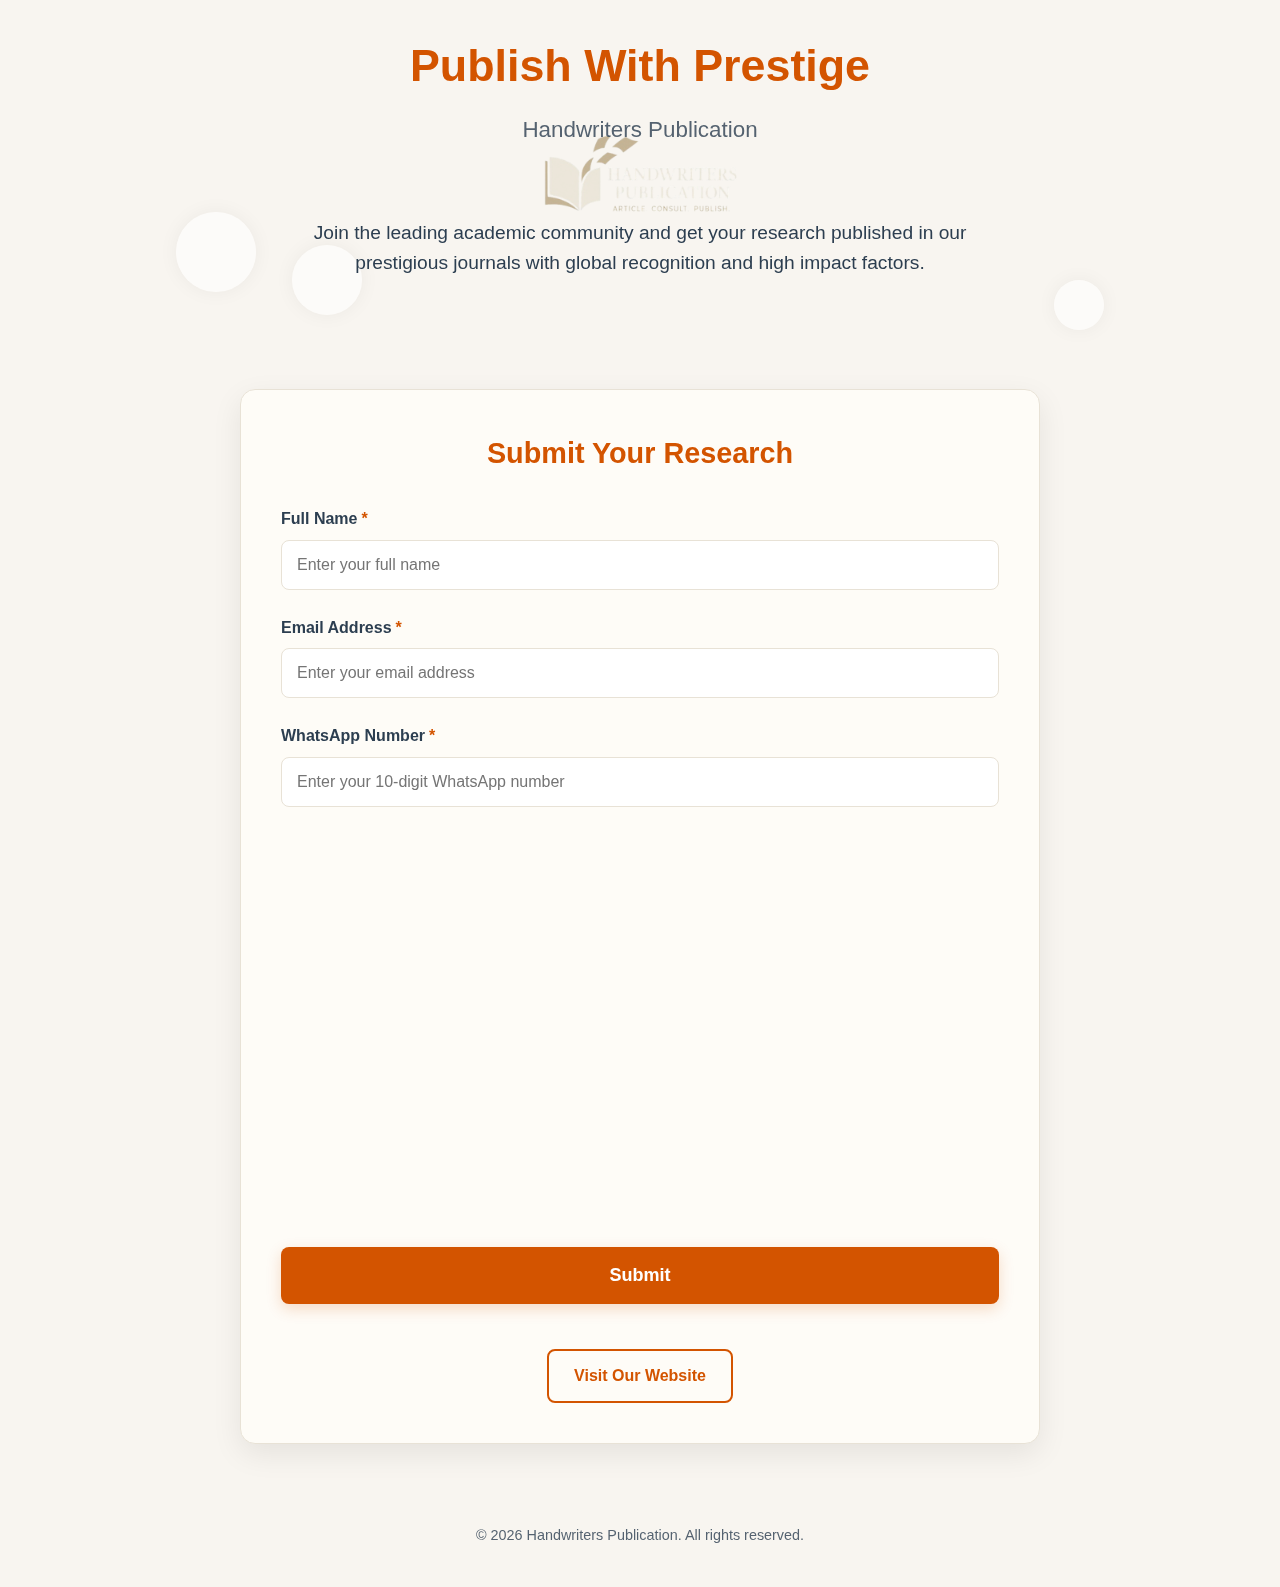
<file: landing_page/index.html>
<!DOCTYPE html>
<html lang="en">

<head>
    <meta charset="UTF-8">
    <meta name="viewport" content="width=device-width, initial-scale=1.0">
    <title>Handwriters Publication - Premium Journal Publishing</title>
    <link rel="stylesheet" href="https://cdnjs.cloudflare.com/ajax/libs/font-awesome/6.4.0/css/all.min.css">
    <style>
        /* Base Styles */
        :root {
            --primary: #d35400;
            --primary-dark: #ba4a00;
            --secondary: #3498db;
            --text: #2c3e50;
            --warm-white: #f8f5f0;
            --warm-light: #fefcf7;
            --warm-border: #e8e2d6;
            --accent: #9b59b6;
        }

        * {
            margin: 0;
            padding: 0;
            box-sizing: border-box;
            font-family: 'Segoe UI', Tahoma, Geneva, Verdana, sans-serif;
        }

        body {
            background-color: var(--warm-white);
            color: var(--text);
            line-height: 1.6;
            overflow-x: hidden;
            position: relative;
        }

        /* Watermark Logo */
        .watermark {
            position: fixed;
            top: 20%;
            left: 50%;
            transform: translate(-50%, -50%);
            opacity: 0.6;
            z-index: -1;
            pointer-events: none;
        }

        .watermark img {
            width: 200px;
            /* Change this value to make logo smaller */
            height: auto;
        }

        /* Container */
        .container {
            max-width: 1200px;
            margin: 0 auto;
            padding: 0 20px;
        }

        /* Header */
        header {
            padding: 30px 0;
            text-align: center;
            animation: fadeIn 1s ease-out;
        }

        .header-title {
            font-size: 2.8rem;
            color: var(--primary);
            margin-bottom: 10px;
        }

        .header-subtitle {
            font-size: 1.4rem;
            color: var(--text);
            opacity: 0.8;
        }

        /* Hero Section */
        .hero {
            text-align: center;
            padding: 40px 0;
            position: relative;
        }

        .hero p {
            font-size: 1.2rem;
            max-width: 700px;
            margin: 0 auto 30px;
            color: var(--text);
            animation: slideInFromTop 1.2s ease-out;
        }

        /* Animated Elements */
        .floating-elements {
            position: absolute;
            width: 100%;
            height: 100%;
            top: 0;
            left: 0;
            z-index: -1;
            overflow: hidden;
        }

        .floating-element {
            position: absolute;
            background: rgba(255, 255, 255, 0.6);
            border-radius: 50%;
            box-shadow: 0 0 20px rgba(0, 0, 0, 0.05);
        }

        .element-1 {
            width: 80px;
            height: 80px;
            top: 20%;
            left: 10%;
            animation: float 15s infinite ease-in-out;
        }

        .element-2 {
            width: 50px;
            height: 50px;
            top: 60%;
            right: 10%;
            animation: float 12s infinite ease-in-out;
            animation-delay: 1s;
        }

        .element-3 {
            width: 70px;
            height: 70px;
            bottom: 20%;
            left: 20%;
            animation: float 18s infinite ease-in-out;
            animation-delay: 2s;
        }

        /* Form Styles */
        .form-container {
            background-color: var(--warm-light);
            border-radius: 15px;
            padding: 40px;
            box-shadow: 0 10px 30px rgba(0, 0, 0, 0.08);
            margin: 40px auto;
            max-width: 800px;
            animation: fadeInUp 1s ease-out;
            border: 1px solid var(--warm-border);
            position: relative;
            overflow: hidden;
        }

        .form-title {
            text-align: center;
            margin-bottom: 30px;
            color: var(--primary);
            font-size: 1.8rem;
        }

        .form-group {
            margin-bottom: 25px;
            position: relative;
        }

        .form-group label {
            display: block;
            margin-bottom: 8px;
            font-weight: 600;
            color: var(--text);
        }

        .required::after {
            content: '*';
            color: var(--primary);
            margin-left: 4px;
        }

        .form-control {
            width: 100%;
            padding: 15px;
            border: 1px solid var(--warm-border);
            border-radius: 8px;
            font-size: 16px;
            transition: all 0.3s ease;
            background-color: white;
        }

        .form-control:focus {
            outline: none;
            border-color: var(--primary);
            box-shadow: 0 0 0 3px rgba(211, 84, 0, 0.1);
        }

        .error-message {
            color: #e74c3c;
            font-size: 14px;
            margin-top: 5px;
            display: none;
        }

        /* Indexing Options */
        .indexing-options {
            display: flex;
            flex-wrap: wrap;
            gap: 10px;
            margin-top: 10px;
        }

        .index-option {
            display: flex;
            align-items: center;
            background: white;
            padding: 8px 12px;
            border-radius: 50px;
            border: 1px solid var(--warm-border);
            cursor: pointer;
            transition: all 0.3s ease;
            white-space: nowrap;
        }

        .index-option:hover {
            border-color: var(--primary);
        }

        .index-option input {
            display: none;
        }

        .index-option span {
            margin-left: 5px;
            font-size: 14px;
        }

        .index-option.selected {
            background-color: var(--primary);
            color: white;
            border-color: var(--primary);
        }

        /* Submit Button */
        .submit-btn {
            display: block;
            width: 100%;
            padding: 18px;
            background-color: var(--primary);
            color: white;
            border: none;
            border-radius: 8px;
            font-size: 18px;
            font-weight: 600;
            cursor: pointer;
            transition: all 0.3s ease;
            position: relative;
            overflow: hidden;
            box-shadow: 0 5px 15px rgba(211, 84, 0, 0.2);
        }

        .submit-btn:hover {
            background-color: var(--primary-dark);
            transform: translateY(-3px);
            box-shadow: 0 8px 20px rgba(211, 84, 0, 0.3);
        }

        .submit-btn:active {
            transform: translateY(0);
        }

        .submit-btn::after {
            content: '';
            position: absolute;
            top: 50%;
            left: 50%;
            width: 5px;
            height: 5px;
            background: rgba(255, 255, 255, 0.5);
            opacity: 0;
            border-radius: 100%;
            transform: scale(1, 1) translate(-50%);
            transform-origin: 50% 50%;
        }

        .submit-btn:focus:not(:active)::after {
            animation: ripple 1s ease-out;
        }

        /* Visit Site Button */
        .visit-btn {
            display: inline-block;
            margin-top: 20px;
            padding: 12px 25px;
            background-color: transparent;
            color: var(--primary);
            border: 2px solid var(--primary);
            border-radius: 8px;
            font-size: 16px;
            font-weight: 600;
            cursor: pointer;
            transition: all 0.3s ease;
            text-decoration: none;
        }

        .visit-btn:hover {
            background-color: var(--primary);
            color: white;
            transform: translateY(-2px);
        }

        /* Footer */
        footer {
            text-align: center;
            padding: 40px 0;
            color: var(--text);
            opacity: 0.8;
            font-size: 0.9rem;
        }

        /* Animations */
        @keyframes fadeIn {
            from {
                opacity: 0;
            }

            to {
                opacity: 1;
            }
        }

        @keyframes fadeInUp {
            from {
                opacity: 0;
                transform: translateY(30px);
            }

            to {
                opacity: 1;
                transform: translateY(0);
            }
        }

        @keyframes slideInFromTop {
            from {
                opacity: 0;
                transform: translateY(-30px);
            }

            to {
                opacity: 1;
                transform: translateY(0);
            }
        }

        @keyframes pulse {
            0% {
                transform: scale(1);
            }

            50% {
                transform: scale(1.05);
            }

            100% {
                transform: scale(1);
            }
        }

        @keyframes float {
            0% {
                transform: translateY(0) rotate(0deg);
            }

            50% {
                transform: translateY(-20px) rotate(10deg);
            }

            100% {
                transform: translateY(0) rotate(0deg);
            }
        }

        @keyframes ripple {
            0% {
                transform: scale(0, 0);
                opacity: 1;
            }

            20% {
                transform: scale(25, 25);
                opacity: 1;
            }

            100% {
                opacity: 0;
                transform: scale(40, 40);
            }
        }

        /* Responsive Design */
        @media (max-width: 768px) {
            .header-title {
                font-size: 2.2rem;
            }

            .form-container {
                padding: 25px;
            }

            .indexing-options {
                gap: 8px;
            }

            .index-option {
                padding: 6px 10px;
            }

            .index-option span {
                font-size: 12px;
            }

            .floating-elements {
                display: none;
            }

            .watermark-icon {
                font-size: 300px;
            }
        }

        @media (max-width: 480px) {
            .header-title {
                font-size: 1.8rem;
            }

            .header-subtitle {
                font-size: 1.1rem;
            }

            .form-container {
                padding: 20px 15px;
            }

            .form-title {
                font-size: 1.5rem;
            }

            .indexing-options {
                flex-direction: column;
                align-items: flex-start;
            }

            .watermark-icon {
                font-size: 200px;
            }
        }

        .form-container {
            position: relative;
            /* Needed for absolute positioning of watermark */
            overflow: hidden;
            /* Contain the watermark */
        }

        /* Make sure form content stays above watermark */
        .form-title,
        .form-group,
        .submit-btn,
        .visit-btn {
            position: relative;
            z-index: 1;
        }

        @media (max-width: 480px) {
            /* Other mobile styles... */

            .indexing-options {
                flex-direction: row;
                /* Keep horizontal layout */
                flex-wrap: wrap;
                /* Allow wrapping to new lines */
                justify-content: left;
                /* Center items */
                gap: 8px;
                /* Adjust spacing */
            }

            .index-option {
                flex: 0 0 auto;
                /* Don't grow or shrink */
                margin-bottom: 5px;
                /* Space between rows */
            }

            /* Other mobile styles... */
        }

        .word-counter {
            font-size: 12px;
            color: #666;
            text-align: right;
            margin-top: 5px;
        }
    </style>
</head>

<body>
    <!-- Logo Watermark -->
    <div class="watermark">
        <img src="image copy.png" class="watermark-logo" alt="Handwriters Publication Logo">
    </div>

    <div class="container">
        <header>
            <h1 class="header-title">Publish With Prestige</h1>
            <p class="header-subtitle">Handwriters Publication</p>
        </header>

        <section class="hero">
            <p>Join the leading academic community and get your research published in our prestigious journals with
                global recognition and high impact factors.</p>

            <div class="floating-elements">
                <div class="floating-element element-1"></div>
                <div class="floating-element element-2"></div>
                <div class="floating-element element-3"></div>
            </div>
        </section>

        <div class="form-container">

            <h2 class="form-title">Submit Your Research</h2>
            <form action="/api/receive_lead.php" method="POST" id="publicationForm">
                <div class="form-group">
                    <label for="name" class="required">Full Name</label>
                    <input type="text" id="name" name="name" class="form-control" placeholder="Enter your full name" required>
                    <div class="error-message" id="name-error">Please enter your name</div>
                </div>

                <div class="form-group">
                    <label for="email" class="required">Email Address</label>
                    <input type="email" id="email" name="email" class="form-control" placeholder="Enter your email address" required>
                    <div class="error-message" id="email-error">Please enter a valid email address</div>
                </div>

                <div class="form-group">
                    <label for="whatsapp" class="required">WhatsApp Number</label>
                    <input type="tel" id="whatsapp" name="whatsapp" class="form-control" placeholder="Enter your 10-digit WhatsApp number" required>
                    <div class="error-message" id="whatsapp-error">Please enter a valid 10-digit WhatsApp number</div>
                </div>

                <div class="form-group">
                    <label for="subject" class="required">Subject Area</label>
                    <input type="text" id="subject" name="subject" class="form-control" placeholder="Enter your subject area" required>
                    <div class="error-message" id="subject-error">Please enter your subject area</div>
                </div>

                <div class="form-group">
                    <label class="required">Indexing Preferences</label>
                    <div class="indexing-options">
                        <label class="index-option">
                            <input type="radio" name="indexing" value="scopus" required>
                            <span>Scopus</span>
                        </label>
                        <label class="index-option">
                            <input type="radio" name="indexing" value="web-of-science">
                            <span>WoS</span>
                        </label>
                        <label class="index-option">
                            <input type="radio" name="indexing" value="abdc">
                            <span>ABDC</span>
                        </label>
                        <label class="index-option">
                            <input type="radio" name="indexing" value="google-scholar">
                            <span>Google Scholar</span>
                        </label>
                        <label class="index-option">
                            <input type="radio" name="indexing" value="others">
                            <span>Others</span>
                        </label>
                    </div>
                    <div class="error-message" id="indexing-error">Please select an indexing preference</div>
                </div>

                <div class="form-group">
                    <label for="message">Additional Information (max 50 words)</label>
                    <textarea id="message" name="message" class="form-control" rows="4"
                            placeholder="Provide any additional details about your submission (max 50 words)"
                            oninput="countWords()"></textarea>
                    <div class="word-counter">Words: <span id="wordCount">0</span>/50</div>
                    <div class="error-message" id="message-error">Maximum 50 words allowed</div>
                </div>

                <button type="submit" class="submit-btn">Submit</button>
            </form>

            <div style="text-align: center; margin-top: 25px;">
                <a href="/" class="visit-btn">Visit Our Website</a>
            </div>
        </div>
    </div>

    <footer>
        <p>&copy; 2026 Handwriters Publication. All rights reserved.</p>
    </footer>

    <script>
        // Form validation and submission
        document.getElementById('publicationForm').addEventListener('submit', function(e) {
            e.preventDefault();
            
            // Reset error messages
            document.querySelectorAll('.error-message').forEach(el => {
                el.style.display = 'none';
            });
            
            let isValid = true;
            
            // Name validation
            const name = document.getElementById('name').value;
            if (!name) {
                document.getElementById('name-error').style.display = 'block';
                isValid = false;
            }
            
            // Email validation
            const email = document.getElementById('email').value;
            const emailPattern = /^[^\s@]+@[^\s@]+\.[^\s@]+$/;
            if (!email || !emailPattern.test(email)) {
                document.getElementById('email-error').style.display = 'block';
                isValid = false;
            }
            
            // WhatsApp validation (exactly 10 digits)
            const whatsapp = document.getElementById('whatsapp').value;
            const whatsappPattern = /^\d{10}$/;
            if (!whatsapp || !whatsappPattern.test(whatsapp)) {
                document.getElementById('whatsapp-error').style.display = 'block';
                isValid = false;
            }
            
            // Subject validation
            const subject = document.getElementById('subject').value;
            if (!subject) {
                document.getElementById('subject-error').style.display = 'block';
                isValid = false;
            }
            
            // Indexing validation
            const indexing = document.querySelector('input[name="indexing"]:checked');
            if (!indexing) {
                document.getElementById('indexing-error').style.display = 'block';
                isValid = false;
            }
            
            // Message word count validation
            const message = document.getElementById('message').value;
            const wordCount = message ? message.split(/\s+/).length : 0;
            if (wordCount > 50) {
                document.getElementById('message-error').style.display = 'block';
                isValid = false;
            }
            
            if (!isValid) {
                return;
            }
            
            // If all validations pass, submit the form
            const submitBtn = document.querySelector('.submit-btn');
            const originalText = submitBtn.innerHTML;
            
            submitBtn.innerHTML = '<i class="fas fa-spinner fa-spin"></i> Processing...';
            submitBtn.disabled = true;
            
            // ── CRM API endpoint ──────────────────────────────────────────
            // Replace with your actual CRM domain (no trailing slash)
            const CRM_URL = '';  // root-relative: /api/receive_lead.php
            const API_KEY = 'hwp_lp_8f3a2b9e1c7d4f06a5e0b2c8d3f1e7a9';
            // ─────────────────────────────────────────────────────────────

            const formData = new FormData(this);

            fetch(CRM_URL + '/api/receive_lead.php', {
                method: 'POST',
                headers: { 'X-API-Key': API_KEY },
                body: formData
            })
            .then(response => {
                if (!response.ok && response.status !== 422 && response.status !== 429) {
                    throw new Error('Server error (' + response.status + '). Please try again.');
                }
                return response.json();
            })
            .then(data => {
                if (data.success) {
                    // Show success message
                    alert('Thank you for your submission! We will contact you shortly.');

                    // Reset form
                    this.reset();
                    document.getElementById('wordCount').textContent = '0';

                    // Reset indexing selection
                    document.querySelectorAll('input[name="indexing"]').forEach(radio => {
                        radio.checked = false;
                        radio.parentElement.classList.remove('selected');
                    });
                } else {
                    alert('Submission failed: ' + (data.message || 'Unknown error. Please try again.'));
                }
            })
            .catch(error => {
                console.error('Error:', error);
                alert('There was an error submitting your form. Please check your connection and try again.');
            })
            .finally(() => {
                submitBtn.innerHTML = originalText;
                submitBtn.disabled = false;
            });
        });
        
        // Add animation to form elements on scroll
        document.addEventListener('DOMContentLoaded', function() {
            const formElements = document.querySelectorAll('.form-group');
            
            formElements.forEach((element, index) => {
                element.style.opacity = '0';
                element.style.transform = 'translateY(20px)';
                element.style.transition = 'all 0.5s ease ' + (index * 0.1) + 's';
                
                setTimeout(function() {
                    element.style.opacity = '1';
                    element.style.transform = 'translateY(0)';
                }, 500 + (index * 100));
            });
            
            // Indexing option selection
            document.querySelectorAll('.index-option').forEach(option => {
                option.addEventListener('click', function() {
                    // Remove selected class from all options
                    document.querySelectorAll('.index-option').forEach(opt => {
                        opt.classList.remove('selected');
                    });
                    
                    // Add selected class to clicked option
                    this.classList.add('selected');
                    
                    // Check the radio button
                    this.querySelector('input[type="radio"]').checked = true;
                    
                    // Hide error message if showing
                    document.getElementById('indexing-error').style.display = 'none';
                });
            });
            
            // Real-time validation
            document.getElementById('email').addEventListener('blur', function() {
                const emailPattern = /^[^\s@]+@[^\s@]+\.[^\s@]+$/;
                if (!emailPattern.test(this.value)) {
                    document.getElementById('email-error').style.display = 'block';
                } else {
                    document.getElementById('email-error').style.display = 'none';
                }
            });
            
            document.getElementById('whatsapp').addEventListener('blur', function() {
                const whatsappPattern = /^\d{10}$/;
                if (!whatsappPattern.test(this.value)) {
                    document.getElementById('whatsapp-error').style.display = 'block';
                } else {
                    document.getElementById('whatsapp-error').style.display = 'none';
                }
            });
        });
        
        function countWords() {
            const textarea = document.getElementById('message');
            const wordCountElement = document.getElementById('wordCount');
            const errorElement = document.getElementById('message-error');
            
            const text = textarea.value.trim();
            const wordCount = text === '' ? 0 : text.split(/\s+/).length;
            
            wordCountElement.textContent = wordCount;
            
            if (wordCount > 50) {
                errorElement.style.display = 'block';
                // Trim to 50 words
                const words = text.split(/\s+/).slice(0, 50).join(' ');
                textarea.value = words;
                wordCountElement.textContent = 50;
            } else {
                errorElement.style.display = 'none';
            }
        }
    </script>
</body>

</html>
</file>
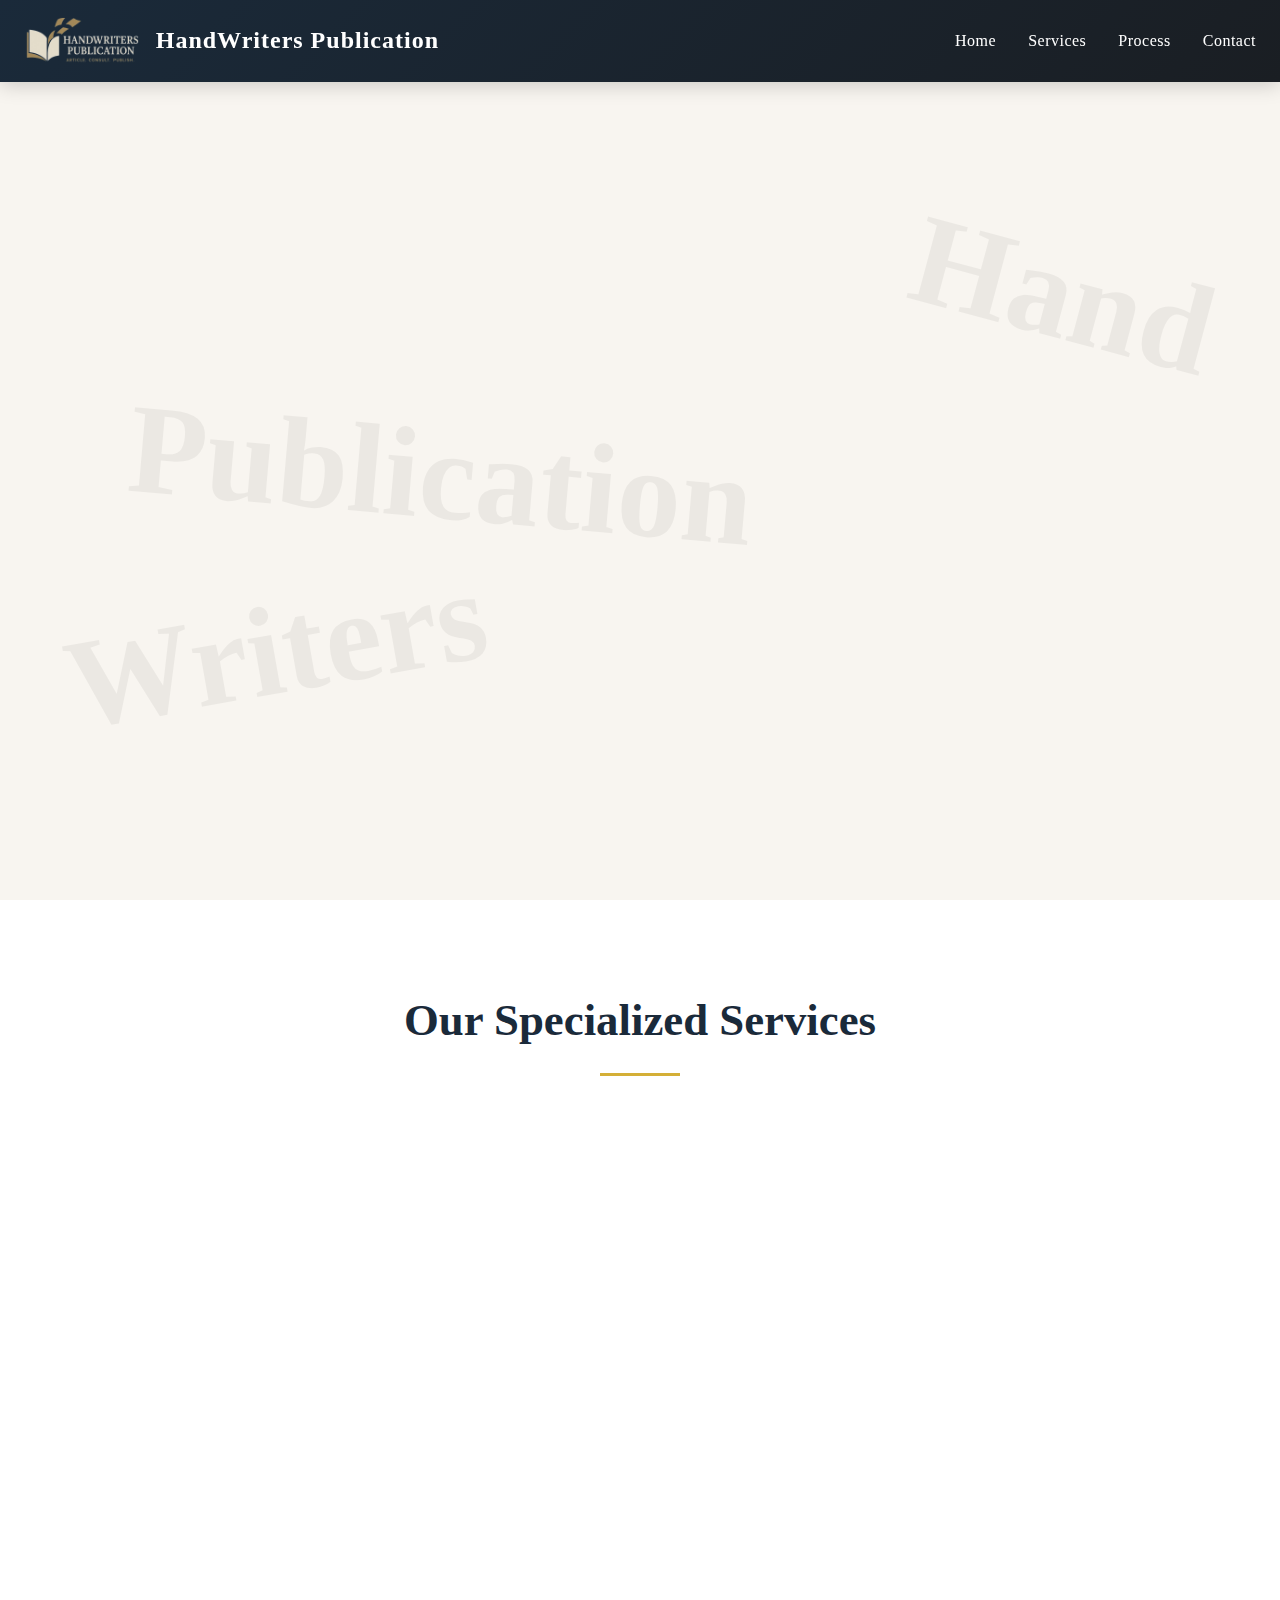
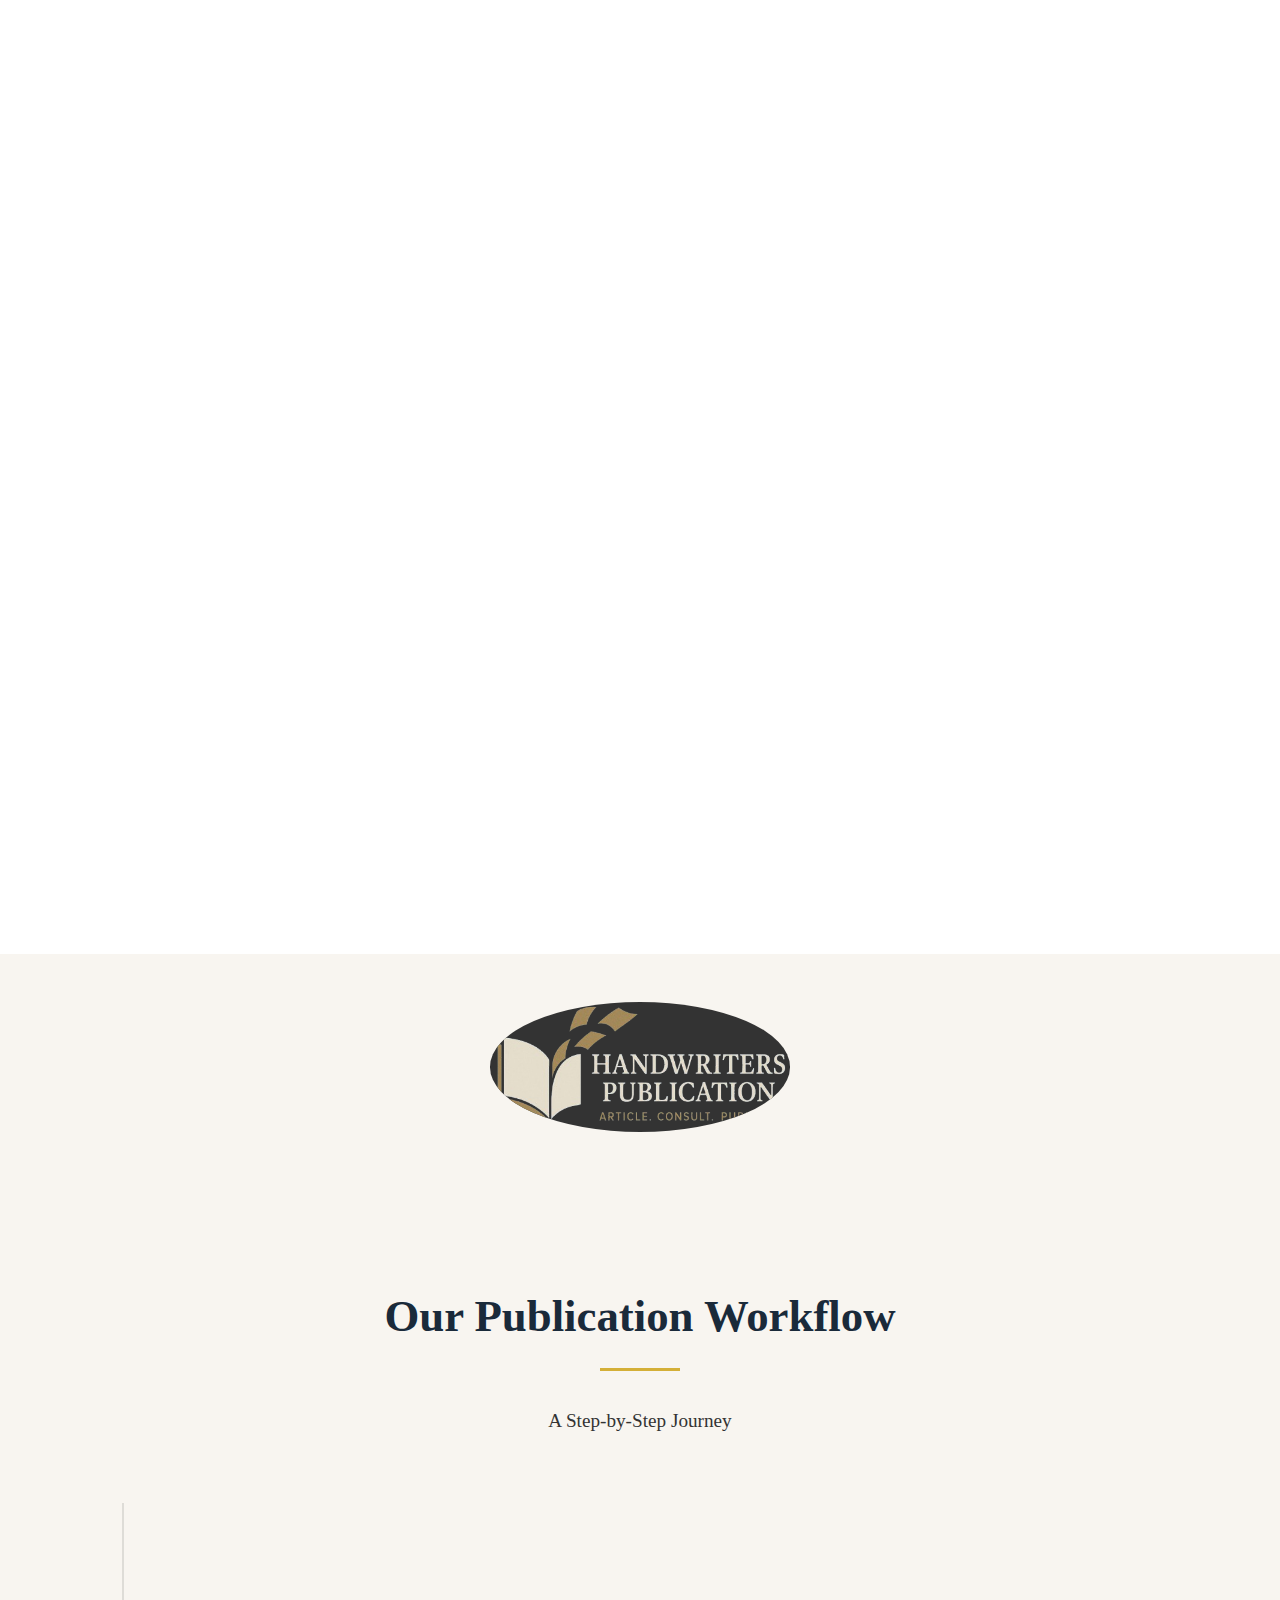
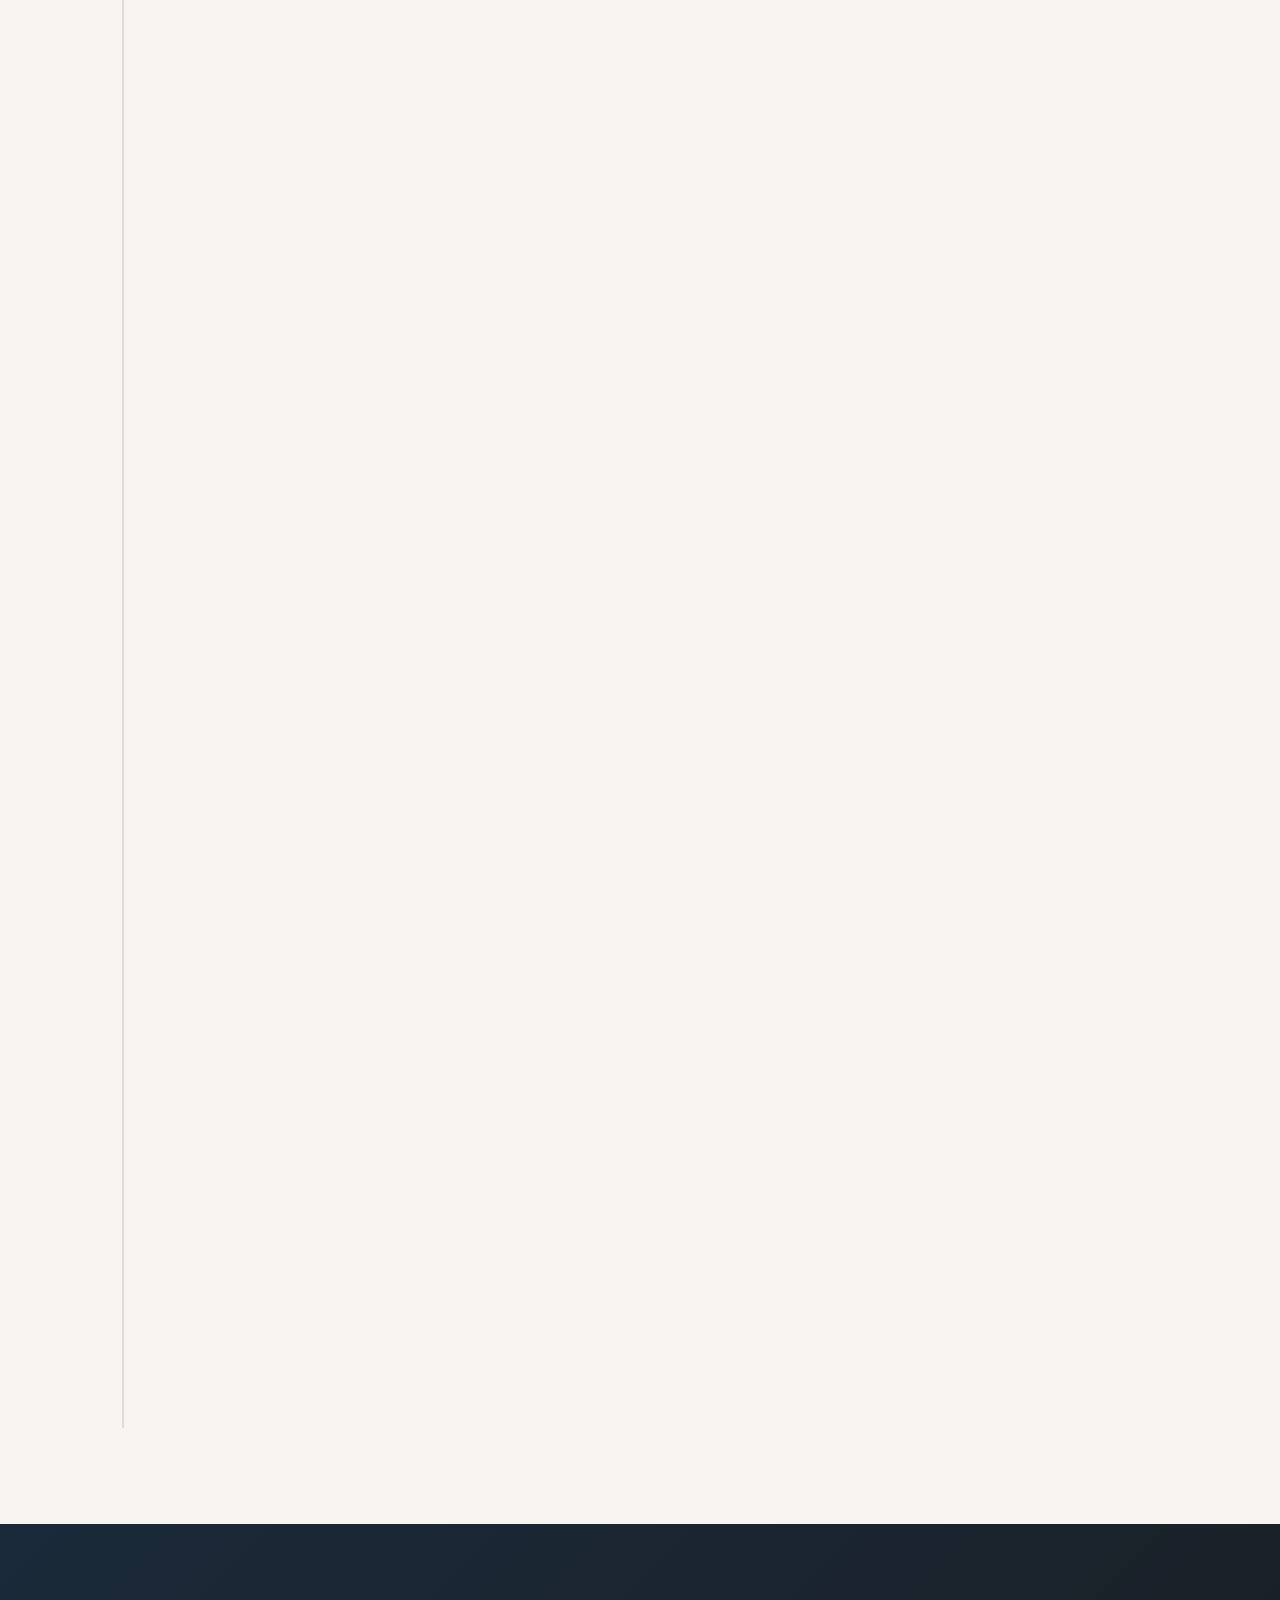
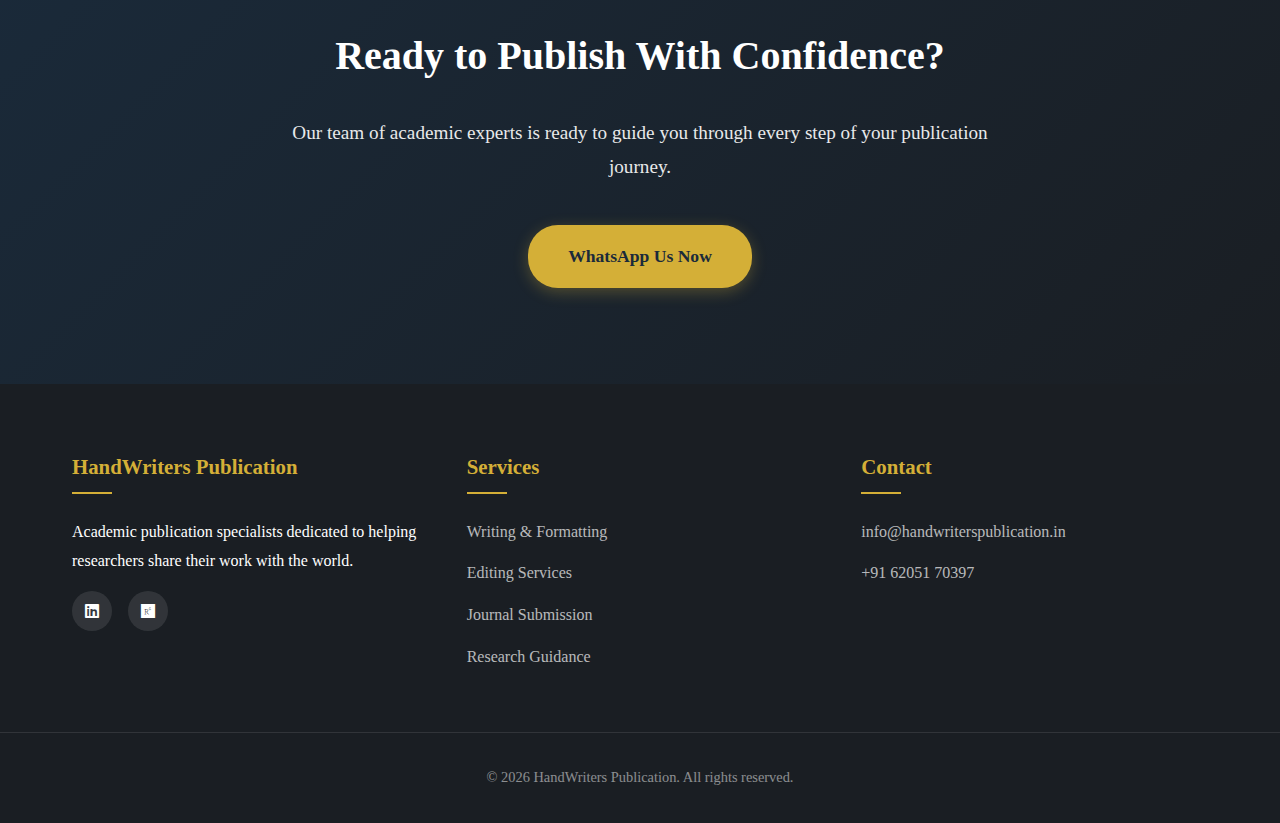
<file: Services/index.html>
<!DOCTYPE html>
<html lang="en">

<head>
    <meta charset="UTF-8">
    <meta name="viewport" content="width=device-width, initial-scale=1.0">
    <link rel="icon" type="image/png" href="lo.png">
    <title>HandWriters Publication | Academic Excellence</title>
    <link rel="canonical" href="https://handwriterspublication.com/Services/" />
    <link rel="stylesheet" href="https://cdnjs.cloudflare.com/ajax/libs/font-awesome/6.4.0/css/all.min.css">

    <style>
        :root {
            --primary: #1a2a3a;
            --secondary: #d4af37;
            --accent: #8b5a2b;
            --light: #f8f5f0;
            --dark: #1a1e23;
            --text: #333333;
            --highlight: #3a5a78;
        }

        * {
            margin: 0;
            padding: 0;
            box-sizing: border-box;
            font-family: 'Cormorant Garamond', 'Georgia', serif;
        }

        @import url('https://fonts.googleapis.com/css2?family=Cormorant+Garamond:wght@400;500;600;700&display=swap');

        html,
        body {
            max-width: 100%;
            overflow-x: hidden;
        }

        body {
            background-color: var(--light);
            color: var(--text);
            line-height: 1.8;
        }

        /* Header Styles */
        header {
            background: linear-gradient(135deg, var(--primary), var(--dark));
            color: white;
            padding: 1rem 0;
            position: fixed;
            width: 100%;
            z-index: 1000;
            box-shadow: 0 2px 20px rgba(0, 0, 0, 0.2);
            transition: all 0.3s ease;
        }

        .header-container {
            max-width: 100%;
            margin: 0 auto;
            padding: 0 1.5rem;
            display: flex;
            justify-content: space-between;
            align-items: center;
        }

        .logo {
            display: flex;
            align-items: center;
            gap: 1rem;
        }

        .logo img {
            height: 50px;
            transition: height 0.3s ease;
        }

        .logo-text {
            font-size: 1.5rem;
            font-weight: 600;
            letter-spacing: 1px;
        }

        nav ul {
            display: flex;
            list-style: none;
            gap: 2rem;
        }

        nav a {
            color: white;
            text-decoration: none;
            font-weight: 500;
            letter-spacing: 0.5px;
            position: relative;
            padding: 0.5rem 0;
            transition: all 0.3s ease;
        }

        nav a:after {
            content: '';
            position: absolute;
            width: 0;
            height: 2px;
            bottom: 0;
            left: 0;
            background-color: var(--secondary);
            transition: width 0.3s ease;
        }

        nav a:hover:after {
            width: 100%;
        }

        .menu-toggle {
            display: none;
            flex-direction: column;
            justify-content: space-around;
            width: 30px;
            height: 25px;
            cursor: pointer;
            z-index: 1001;
        }

        .menu-toggle span {
            height: 3px;
            width: 100%;
            background-color: white;
            border-radius: 5px;
            transition: all 0.3s ease;
            transform-origin: center;
        }

        /* Mobile Nav */
        .mobile-nav {
            position: fixed;
            top: 0;
            right: -100%;
            width: 70%;
            height: 100vh;
            background: linear-gradient(135deg, var(--primary), var(--dark));
            transition: all 0.4s ease;
            z-index: 999;
            display: flex;
            flex-direction: column;
            justify-content: center;
            align-items: center;
            box-shadow: -5px 0 15px rgba(0, 0, 0, 0.1);
        }

        .mobile-nav.active {
            right: 0;
        }

        .mobile-nav ul {
            list-style: none;
            text-align: center;
        }

        .mobile-nav li {
            margin: 1.5rem 0;
            opacity: 0;
            transform: translateX(20px);
            transition: all 0.4s ease;
        }

        .mobile-nav.active li {
            opacity: 1;
            transform: translateX(0);
        }

        .mobile-nav.active li:nth-child(1) {
            transition-delay: 0.1s;
        }

        .mobile-nav.active li:nth-child(2) {
            transition-delay: 0.2s;
        }

        .mobile-nav.active li:nth-child(3) {
            transition-delay: 0.3s;
        }

        .mobile-nav.active li:nth-child(4) {
            transition-delay: 0.4s;
        }

        .mobile-nav a {
            color: white;
            text-decoration: none;
            font-size: 1.2rem;
            font-weight: 500;
            padding: 0.5rem 1rem;
            display: block;
            transition: all 0.3s ease;
        }

        .mobile-nav a:hover {
            color: var(--secondary);
        }

        .menu-overlay {
            position: fixed;
            top: 0;
            left: 0;
            width: 100%;
            height: 100%;
            background-color: rgba(0, 0, 0, 0.5);
            opacity: 0;
            visibility: hidden;
            transition: all 0.3s ease;
            z-index: 998;
        }

        .menu-overlay.active {
            opacity: 1;
            visibility: visible;
        }

        /* Hero Section */
        .hero {
            height: 100vh;
            display: flex;
            align-items: center;
            position: relative;
            overflow: hidden;
            padding-top: 80px;
        }

        .hero::before {
            content: '';
            position: absolute;
            top: 0;
            left: 0;
            width: 100%;
            height: 100%;
            background: url('https://images.unsplash.com/photo-1454165804606-c3d57bc86b40?ixlib=rb-1.2.1&auto=format&fit=crop&w=1350&q=80') no-repeat center center/cover;
            opacity: 0.15;
            z-index: -1;
        }

        .hero-content {
            max-width: 1200px;
            margin: 0 auto;
            padding: 0 2rem;
            position: relative;
            z-index: 1;
        }

        .hero h1 {
            font-size: 4rem;
            font-weight: 600;
            margin-bottom: 1.5rem;
            line-height: 1.2;
            color: var(--primary);
            opacity: 0;
            transform: translateY(30px);
            animation: fadeInUp 1s ease forwards;
        }

        .hero p {
            font-size: 1.3rem;
            max-width: 700px;
            margin-bottom: 2.5rem;
            opacity: 0;
            transform: translateY(30px);
            animation: fadeInUp 1s ease 0.3s forwards;
        }

        .hero-btn {
            display: inline-block;
            background-color: var(--secondary);
            color: var(--primary);
            padding: 1rem 2rem;
            border-radius: 30px;
            text-decoration: none;
            font-weight: 600;
            transition: all 0.3s ease;
            opacity: 0;
            transform: translateY(30px);
            animation: fadeInUp 1s ease 0.6s forwards;
            box-shadow: 0 4px 15px rgba(212, 175, 55, 0.3);
        }

        .hero-btn:hover {
            transform: translateY(-5px);
            box-shadow: 0 8px 25px rgba(212, 175, 55, 0.4);
        }

        /* Decorative Elements */
        .decorative-text {
            position: absolute;
            color: rgba(0, 0, 0, 0.05);
            font-size: 8rem;
            font-weight: 700;
            z-index: -1;
            pointer-events: none;
            user-select: none;
        }

        .text-1 {
            top: 20%;
            right: 5%;
            transform: rotate(15deg);
        }

        .text-2 {
            bottom: 15%;
            left: 5%;
            transform: rotate(-10deg);
        }

        .text-3 {
            top: 40%;
            left: 10%;
            transform: rotate(5deg);
        }

        /* Services Section */
        .services {
            padding: 5rem 0;
            background-color: white;
            position: relative;
            overflow: hidden;
        }

        .services::before {
            content: '';
            position: absolute;
            top: -100px;
            left: 0;
            width: 100%;
            height: 100px;
            background: linear-gradient(to bottom, transparent, white);
        }

        .section-title {
            text-align: center;
            font-size: 2.8rem;
            margin-bottom: 3rem;
            color: var(--primary);
            position: relative;
        }

        .section-title:after {
            content: '';
            position: absolute;
            width: 80px;
            height: 3px;
            background-color: var(--secondary);
            bottom: -15px;
            left: 50%;
            transform: translateX(-50%);
        }

        .services-container {
            max-width: 1200px;
            margin: 0 auto;
            padding: 0 2rem;
            display: grid;
            grid-template-columns: repeat(auto-fit, minmax(350px, 1fr));
            gap: 2rem;
        }

        .service-card {
            background: white;
            border-radius: 10px;
            overflow: hidden;
            box-shadow: 0 15px 30px rgba(0, 0, 0, 0.05);
            transition: all 0.5s cubic-bezier(0.175, 0.885, 0.32, 1.275);
            opacity: 0;
            transform: translateY(50px) scale(0.95);
            border: 1px solid rgba(0, 0, 0, 0.05);
        }

        .service-card:nth-child(1) {
            animation: cardAppear 1s ease 0.2s forwards;
        }

        .service-card:nth-child(2) {
            animation: cardAppear 1s ease 0.4s forwards;
        }

        .service-card:nth-child(3) {
            animation: cardAppear 1s ease 0.6s forwards;
        }

        .service-card:nth-child(4) {
            animation: cardAppear 1s ease 0.8s forwards;
        }

        .service-card:nth-child(5) {
            animation: cardAppear 1s ease 1s forwards;
        }

        .service-card:hover {
            transform: translateY(-10px) scale(1.02) !important;
            box-shadow: 0 25px 50px rgba(0, 0, 0, 0.1);
            border-color: rgba(212, 175, 55, 0.3);
        }

        .service-icon {
            height: 200px;
            background: linear-gradient(135deg, var(--primary), var(--highlight));
            display: flex;
            justify-content: center;
            align-items: center;
            color: white;
            font-size: 4rem;
            position: relative;
            overflow: hidden;
        }

        .service-icon i {
            position: relative;
            z-index: 2;
            opacity: 0.9;
        }

        .service-icon::after {
            content: '';
            position: absolute;
            width: 200px;
            height: 200px;
            background-color: var(--secondary);
            border-radius: 50%;
            top: -50px;
            right: -50px;
            opacity: 0.15;
        }

        .service-content {
            padding: 2rem;
        }

        .service-content h3 {
            font-size: 1.5rem;
            margin-bottom: 1rem;
            color: var(--primary);
            font-weight: 600;
        }

        .service-features {
            list-style: none;
            margin-top: 1.5rem;
        }

        .service-features li {
            margin-bottom: 0.8rem;
            position: relative;
            padding-left: 1.8rem;
        }

        .service-features li::before {
            content: '✓';
            position: absolute;
            left: 0;
            color: var(--secondary);
            font-weight: bold;
        }

        /* Process Section */
        .process {
            padding: 6rem 0;
            background-color: var(--light);
            position: relative;
        }

        .process-container {
            max-width: 1200px;
            margin: 0 auto;
            padding: 0 2rem;
        }

        .process-steps {
            display: flex;
            flex-direction: column;
            gap: 3rem;
            position: relative;
            margin-top: 4rem;
        }

        .process-line {
            position: absolute;
            left: 50px;
            top: 0;
            bottom: 0;
            width: 2px;
            background-color: rgba(0, 0, 0, 0.1);
            z-index: 1;
        }

        .process-line-progress {
            position: absolute;
            top: 0;
            left: 0;
            width: 100%;
            height: 0;
            background: linear-gradient(to bottom, var(--secondary), var(--accent));
            transition: height 0.5s ease;
        }

        .process-step {
            display: flex;
            gap: 3rem;
            position: relative;
            z-index: 2;
            opacity: 0;
            transform: translateX(-50px);
            transition: all 0.8s ease;
        }

        .process-step:nth-child(even) {
            flex-direction: row-reverse;
            text-align: right;
            margin-left: auto;
            transform: translateX(50px);
        }

        .process-step.active {
            opacity: 1;
            transform: translateX(0);
        }

        .step-number {
            width: 100px;
            height: 100px;
            flex-shrink: 0;
            background-color: var(--primary);
            color: var(--secondary);
            border-radius: 50%;
            display: flex;
            justify-content: center;
            align-items: center;
            font-size: 2.5rem;
            font-weight: bold;
            box-shadow: 0 10px 30px rgba(0, 0, 0, 0.1);
            position: relative;
            border: 5px solid var(--light);
        }

        .step-number::after {
            content: '';
            position: absolute;
            width: 130px;
            height: 130px;
            border: 1px dashed var(--secondary);
            border-radius: 50%;
            animation: pulse 3s infinite ease-in-out;
        }

        .step-content {
            background-color: white;
            padding: 2rem;
            border-radius: 10px;
            box-shadow: 0 10px 30px rgba(0, 0, 0, 0.05);
            max-width: 500px;
            position: relative;
            flex-grow: 1;
        }

        .step-content h3 {
            font-size: 1.5rem;
            margin-bottom: 1rem;
            color: var(--primary);
            font-weight: 600;
        }

        .step-content p {
            color: var(--text);
        }

        /* CTA Section */
        .cta {
            padding: 6rem 0;
            background: linear-gradient(135deg, var(--primary), var(--dark));
            color: white;
            text-align: center;
            position: relative;
            overflow: hidden;
        }

        .cta::before {
            content: '';
            position: absolute;
            top: 0;
            left: 0;
            width: 100%;
            height: 100%;
            background: url('https://images.unsplash.com/photo-1450101499163-c8848c66ca85?ixlib=rb-1.2.1&auto=format&fit=crop&w=1350&q=80') no-repeat center center/cover;
            opacity: 0.1;
            z-index: 0;
        }

        .cta-container {
            max-width: 800px;
            margin: 0 auto;
            padding: 0 2rem;
            position: relative;
            z-index: 1;
        }

        .cta h2 {
            font-size: 2.5rem;
            margin-bottom: 1.5rem;
        }

        .cta p {
            font-size: 1.2rem;
            margin-bottom: 2.5rem;
            opacity: 0.9;
        }

        .cta-btn {
            display: inline-block;
            background-color: var(--secondary);
            color: var(--primary);
            padding: 1rem 2.5rem;
            border-radius: 30px;
            text-decoration: none;
            font-weight: 600;
            font-size: 1.1rem;
            transition: all 0.3s ease;
            box-shadow: 0 4px 15px rgba(212, 175, 55, 0.3);
        }

        .cta-btn:hover {
            transform: translateY(-5px);
            box-shadow: 0 8px 25px rgba(212, 175, 55, 0.4);
        }

        /* Logo Showcase */
        .logo-showcase {
            padding: 3rem 0;
            background-color: var(--light);
            text-align: center;
        }

        .logo-showcase img {
            max-width: 300px;
            height: auto;
            margin: 0 auto;
            display: block;
        }

        /* Back to Top Button */
        .back-to-top {
            position: fixed;
            bottom: 30px;
            right: 30px;
            width: 50px;
            height: 50px;
            background-color: var(--secondary);
            color: var(--primary);
            border-radius: 50%;
            display: flex;
            justify-content: center;
            align-items: center;
            font-size: 1.2rem;
            cursor: pointer;
            opacity: 0;
            visibility: hidden;
            transition: all 0.3s ease;
            z-index: 999;
            box-shadow: 0 2px 10px rgba(0, 0, 0, 0.1);
        }

        .back-to-top.visible {
            opacity: 1;
            visibility: visible;
        }

        .back-to-top:hover {
            transform: translateY(-5px);
            box-shadow: 0 5px 15px rgba(0, 0, 0, 0.2);
        }

        /* Footer */
        footer {
            background-color: var(--dark);
            color: white;
            padding: 4rem 0 2rem;
        }

        .footer-container {
            max-width: 1200px;
            margin: 0 auto;
            padding: 0 2rem;
            display: grid;
            grid-template-columns: repeat(auto-fit, minmax(250px, 1fr));
            gap: 3rem;
        }

        .footer-col h3 {
            font-size: 1.3rem;
            margin-bottom: 1.5rem;
            color: var(--secondary);
            position: relative;
            padding-bottom: 0.5rem;
        }

        .footer-col h3::after {
            content: '';
            position: absolute;
            width: 40px;
            height: 2px;
            background-color: var(--secondary);
            bottom: 0;
            left: 0;
        }

        .footer-col ul {
            list-style: none;
        }

        .footer-col li {
            margin-bottom: 0.8rem;
        }

        .footer-col a {
            color: rgba(255, 255, 255, 0.7);
            text-decoration: none;
            transition: all 0.3s ease;
        }

        .footer-col a:hover {
            color: var(--secondary);
            padding-left: 5px;
        }

        .social-links {
            display: flex;
            gap: 1rem;
            margin-top: 1rem;
        }

        .social-links a {
            display: flex;
            align-items: center;
            justify-content: center;
            width: 40px;
            height: 40px;
            background-color: rgba(255, 255, 255, 0.1);
            border-radius: 50%;
            color: white;
            transition: all 0.3s ease;
        }

        .social-links a:hover {
            background-color: var(--secondary);
            color: var(--primary);
            transform: translateY(-3px);
        }

        .copyright {
            text-align: center;
            margin-top: 3rem;
            padding-top: 2rem;
            border-top: 1px solid rgba(255, 255, 255, 0.1);
            color: rgba(255, 255, 255, 0.5);
            font-size: 0.9rem;
        }

        /* Animations */
        @keyframes fadeInUp {
            from {
                opacity: 0;
                transform: translateY(30px);
            }

            to {
                opacity: 1;
                transform: translateY(0);
            }
        }

        @keyframes cardAppear {
            to {
                opacity: 1;
                transform: translateY(0) scale(1);
            }
        }

        @keyframes pulse {
            0% {
                transform: scale(1);
                opacity: 0.7;
            }

            50% {
                transform: scale(1.05);
                opacity: 0.4;
            }

            100% {
                transform: scale(1);
                opacity: 0.7;
            }
        }

        /* Responsive */
        @media (max-width: 1200px) {
            .header-container {
                padding: 0 1rem;
            }

            .hero-content,
            .services-container,
            .process-container,
            .cta-container,
            .footer-container {
                padding: 0 1.5rem;
            }
        }

        @media (max-width: 992px) {
            .hero h1 {
                font-size: 3rem;
            }

            .process-step,
            .process-step:nth-child(even) {
                flex-direction: column;
                text-align: center;
                gap: 1.5rem;
            }

            .process-line {
                left: 50%;
                transform: translateX(-50%);
            }

            .step-content {
                max-width: 100%;
            }

            .decorative-text {
                font-size: 5rem;
            }

            .desktop-nav {
                display: none;
            }

            .menu-toggle {
                display: flex;
            }
        }

        @media (max-width: 768px) {
            .header-container {
                padding: 0.5rem 1rem;
            }

            .logo img {
                height: 40px;
            }

            .logo-text {
                font-size: 1.2rem;
            }

            .hero h1 {
                font-size: 2.2rem;
            }

            .hero p {
                font-size: 1.1rem;
            }

            .services-container {
                grid-template-columns: 1fr;
            }

            .section-title {
                font-size: 2.2rem;
            }

            .step-number {
                width: 80px;
                height: 80px;
                font-size: 2rem;
            }

            .step-number::after {
                width: 110px;
                height: 110px;
            }

            .decorative-text {
                font-size: 3rem;
                opacity: 0.1;
            }

            .hero-content {
                text-align: center;
                display: flex;
                flex-direction: column;
                align-items: center;
            }
        }

        @media (max-width: 480px) {
            .logo-text {
                font-size: 1rem;
            }

            .hero h1 {
                font-size: 1.8rem;
            }

            .hero p {
                font-size: 1rem;
            }

            .hero-btn {
                padding: 0.8rem 1.5rem;
                font-size: 0.9rem;
            }

            .section-title {
                font-size: 1.8rem;
            }

            .service-icon {
                height: 150px;
                font-size: 3rem;
            }

            .service-content {
                padding: 1.5rem;
            }

            .cta h2 {
                font-size: 1.8rem;
            }

            .cta p {
                font-size: 1rem;
            }

            .cta-btn {
                padding: 0.8rem 1.8rem;
                font-size: 1rem;
            }

            .mobile-nav {
                width: 80%;
            }
        }
    </style>
</head>

<body>
    <!-- Header -->
    <header id="header">
        <div class="header-container">
            <div class="logo">
                <img src="logo.png" alt="Hand Writer Publication Logo">
                <div class="logo-text">HandWriters Publication</div>
            </div>
            <nav class="desktop-nav">
                <ul>
                    <li><a href="/">Home</a></li>
                    <li><a href="#services">Services</a></li>
                    <li><a href="#process">Process</a></li>
                    <li><a href="https://wa.me/916205170397?text=Hello%2C%20I%20want%20more%20info">Contact</a></li>
                </ul>
            </nav>
            <div class="menu-toggle" id="menuToggle">
                <span></span>
                <span></span>
                <span></span>
            </div>
        </div>
    </header>

    <!-- Mobile Navigation -->
    <div class="mobile-nav" id="mobileNav">
        <ul>
            <li><a href="/" onclick="closeMenu()">Home</a></li>
            <li><a href="#services" onclick="closeMenu()">Services</a></li>
            <li><a href="#process" onclick="closeMenu()">Process</a></li>
            <li><a href="https://wa.me/916205170397?text=Hello%2C%20I%20want%20more%20info"
                    onclick="closeMenu()">Contact</a></li>
        </ul>
    </div>
    <div class="menu-overlay" id="menuOverlay" onclick="closeMenu()"></div>

    <!-- Hero Section -->
    <section class="hero">
        <div class="decorative-text text-1">Hand</div>
        <div class="decorative-text text-2">Writers</div>
        <div class="decorative-text text-3">Publication</div>

        <div class="hero-content">
            <h1>Elevate Your Academic Publications</h1>
            <p>From manuscript preparation to journal submission, our expert services guide you through every step of
                the publication journey with precision and care.</p>
            <a href="#process" class="hero-btn">Explore Our Publication Process</a>
        </div>
    </section>

    <!-- Services Section -->
    <section class="services" id="services">
        <h2 class="section-title">Our Specialized Services</h2>
        <div class="services-container">

            <div class="service-card">
                <div class="service-icon">
                    <i class="fas fa-file-alt"></i>
                </div>
                <div class="service-content">
                    <h3>Article Writing & Formatting</h3>
                    <p>Comprehensive support for all types of academic papers with journal-specific formatting.</p>
                    <ul class="service-features">
                        <li>Original research, review, and technical papers</li>
                        <li>Strict compliance with journal guidelines</li>
                        <li>Structural optimization for readability</li>
                        <li>Case study and technical paper assistance</li>
                    </ul>
                </div>
            </div>

            <div class="service-card">
                <div class="service-icon">
                    <i class="fas fa-edit"></i>
                </div>
                <div class="service-content">
                    <h3>Editing & Proofreading</h3>
                    <p>Professional refinement of your manuscript by academic language experts.</p>
                    <ul class="service-features">
                        <li>Grammar, syntax, and flow correction</li>
                        <li>Plagiarism reduction strategies</li>
                        <li>Technical terminology verification</li>
                        <li>Paraphrasing support</li>
                    </ul>
                </div>
            </div>

            <div class="service-card">
                <div class="service-icon">
                    <i class="fas fa-book-open"></i>
                </div>
                <div class="service-content">
                    <h3>Journal Selection & Submission</h3>
                    <p>Strategic matching with ideal publication venues and seamless submission process.</p>
                    <ul class="service-features">
                        <li>Personalized journal recommendations</li>
                        <li>Scopus, WoS, PubMed index targeting</li>
                        <li>Submission system navigation</li>
                        <li>Impact factor consideration</li>
                    </ul>
                </div>
            </div>

            <div class="service-card">
                <div class="service-icon">
                    <i class="fas fa-briefcase"></i>
                </div>
                <div class="service-content">
                    <h3>Publishing Consultancy</h3>
                    <p>Expert guidance through the complexities of academic publishing.</p>
                    <ul class="service-features">
                        <li>Ethical compliance and DOI management</li>
                        <li>Open-access policy navigation</li>
                        <li>Indexing optimization</li>
                        <li>Process management support</li>
                    </ul>
                </div>
            </div>

            <div class="service-card">
                <div class="service-icon">
                    <i class="fas fa-graduation-cap"></i>
                </div>
                <div class="service-content">
                    <h3>Research Guidance</h3>
                    <p>Comprehensive support for scholars at all levels.</p>
                    <ul class="service-features">
                        <li>Literature review assistance</li>
                        <li>Thesis-to-article conversion</li>
                        <li>PhD and postgraduate support</li>
                        <li>Ongoing research mentorship</li>
                    </ul>
                </div>
            </div>
        </div>
    </section>

    <!-- Logo Showcase -->
    <section class="logo-showcase">
        <img src="logo.png" alt="HandWriters Official Logo" style="background-color: #333333; border-radius: 120%;">
    </section>

    <!-- Process Section -->
    <section class="process" id="process">
        <div class="process-container">
            <h2 class="section-title">Our Publication Workflow</h2>
            <p style="text-align: center; margin-bottom: 2rem; font-size: 1.2rem;">A Step-by-Step Journey</p>

            <div class="process-steps">
                <div class="process-line">
                    <div class="process-line-progress" id="processLine"></div>
                </div>

                <div class="process-step">
                    <div class="step-number">1</div>
                    <div class="step-content">
                        <h3>Provide Indexing Requirements</h3>
                        <p>Share your indexing requirements to ensure the paper aligns with your academic goals.</p>
                    </div>
                </div>

                <div class="process-step">
                    <div class="step-number">2</div>
                    <div class="step-content">
                        <h3>Share the Scope of the Paper</h3>
                        <p>Provide details about the subject area, focus, and objectives to help us understand its
                            domain.</p>
                    </div>
                </div>

                <div class="process-step">
                    <div class="step-number">3</div>
                    <div class="step-content">
                        <h3>Discuss the Timeline</h3>
                        <p>We curate a list of journals matching your paper's field, ensuring relevance and high
                            acceptance.</p>
                    </div>
                </div>

                <div class="process-step">
                    <div class="step-number">4</div>
                    <div class="step-content">
                        <h3>Verify and Finalize the Journal</h3>
                        <p>Review and finalize the journal based on authenticity, indexing, and other factors.</p>
                    </div>
                </div>

                <div class="process-step">
                    <div class="step-number">5</div>
                    <div class="step-content">
                        <h3>Receive Acceptance Notification</h3>
                        <p>Once accepted, pay the APC to proceed with the publication.</p>
                    </div>
                </div>

                <div class="process-step">
                    <div class="step-number">6</div>
                    <div class="step-content">
                        <h3>Submit the Final Revision</h3>
                        <p>Submit the revised version based on feedback from reviewers and editors.</p>
                    </div>
                </div>

                <div class="process-step">
                    <div class="step-number">7</div>
                    <div class="step-content">
                        <h3>Get Your Published Article URL</h3>
                        <p>Receive the URL of the published article for sharing and record-keeping.</p>
                    </div>
                </div>
            </div>
        </div>
    </section>

    <!-- CTA Section -->
    <section class="cta" id="contact">
        <div class="cta-container">
            <h2>Ready to Publish With Confidence?</h2>
            <p>Our team of academic experts is ready to guide you through every step of your publication journey.</p>
            <a href="https://wa.me/916205170397?text=Hello%2C%20I%20want%20more%20info" class="cta-btn">WhatsApp Us
                Now</a>
        </div>
    </section>

    <!-- Footer -->
    <footer>
        <div class="footer-container">
            <div class="footer-col">
                <h3>HandWriters Publication</h3>
                <p>Academic publication specialists dedicated to helping researchers share their work with the world.
                </p>
                <div class="social-links">
                    <a href="#"><i class="fab fa-linkedin"></i></a>
                    <a href="#"><i class="fab fa-researchgate"></i></a>
                </div>
            </div>

            <div class="footer-col">
                <h3>Services</h3>
                <ul>
                    <li><a href="#services">Writing & Formatting</a></li>
                    <li><a href="#services">Editing Services</a></li>
                    <li><a href="#services">Journal Submission</a></li>
                    <li><a href="#services">Research Guidance</a></li>
                </ul>
            </div>

            <div class="footer-col">
                <h3>Contact</h3>
                <ul>
                    <li><a href="mailto:info@handwriterspublication.in">info@handwriterspublication.in</a></li>
                    <li><a href="">+91 62051 70397</a></li>

                </ul>
            </div>
        </div>

        <div class="copyright">
            &copy; 2026 HandWriters Publication. All rights reserved.
        </div>
    </footer>

    <!-- Back to Top Button -->
    <div class="back-to-top" id="backToTop">
        <i class="fas fa-arrow-up"></i>
    </div>

    <script>
        // Header scroll effect
        window.addEventListener('scroll', function() {
            const header = document.getElementById('header');
            if (window.scrollY > 50) {
                header.style.padding = '0.1rem 0';
                header.style.boxShadow = '0 2px 10px rgba(0,0,0,0.1)';
            } else {
                header.style.padding = '1rem 0';
                header.style.boxShadow = '0 2px 20px rgba(0,0,0,0.2)';
            }
            
            // Back to top button
            const backToTop = document.getElementById('backToTop');
            if (window.scrollY > 300) {
                backToTop.classList.add('visible');
            } else {
                backToTop.classList.remove('visible');
            }
        });
        
        // Mobile menu functionality
        const menuToggle = document.getElementById('menuToggle');
        const mobileNav = document.getElementById('mobileNav');
        const menuOverlay = document.getElementById('menuOverlay');
        
        function toggleMenu() {
            menuToggle.classList.toggle('active');
            mobileNav.classList.toggle('active');
            menuOverlay.classList.toggle('active');
            document.body.style.overflow = mobileNav.classList.contains('active') ? 'hidden' : '';
        }
        
        function closeMenu() {
            menuToggle.classList.remove('active');
            mobileNav.classList.remove('active');
            menuOverlay.classList.remove('active');
            document.body.style.overflow = '';
        }
        
        menuToggle.addEventListener('click', function(e) {
            e.stopPropagation();
            toggleMenu();
        });
        
        // Close menu when clicking outside
        document.addEventListener('click', function(e) {
            if (mobileNav.classList.contains('active') && !e.target.closest('.mobile-nav') && !e.target.closest('.menu-toggle')) {
                closeMenu();
            }
        });
        
        // Process step animations
        document.addEventListener('DOMContentLoaded', function() {
            const processSteps = document.querySelectorAll('.process-step');
            const processLine = document.getElementById('processLine');
            
            const observer = new IntersectionObserver((entries) => {
                entries.forEach(entry => {
                    if (entry.isIntersecting) {
                        entry.target.classList.add('active');
                        
                        // Calculate progress line height
                        const activeSteps = document.querySelectorAll('.process-step.active');
                        const progress = (activeSteps.length / processSteps.length) * 100;
                        processLine.style.height = `${progress}%`;
                    }
                });
            }, {
                threshold: 0.3,
                rootMargin: '0px 0px -100px 0px'
            });
            
            processSteps.forEach(step => {
                observer.observe(step);
            });
            
            // Smooth scrolling for anchor links
            document.querySelectorAll('a[href^="#"]').forEach(anchor => {
                anchor.addEventListener('click', function(e) {
                    const targetId = this.getAttribute('href');
                    if (targetId === '#') return;
                    
                    const targetElement = document.querySelector(targetId);
                    if (targetElement) {
                        e.preventDefault();
                        window.scrollTo({
                            top: targetElement.offsetTop - 80,
                            behavior: 'smooth'
                        });
                    }
                });
            });
            
            // Back to top functionality
            document.getElementById('backToTop').addEventListener('click', function() {
                window.scrollTo({
                    top: 0,
                    behavior: 'smooth'
                });
            });
        });
    </script>
</body>

</html>
</file>
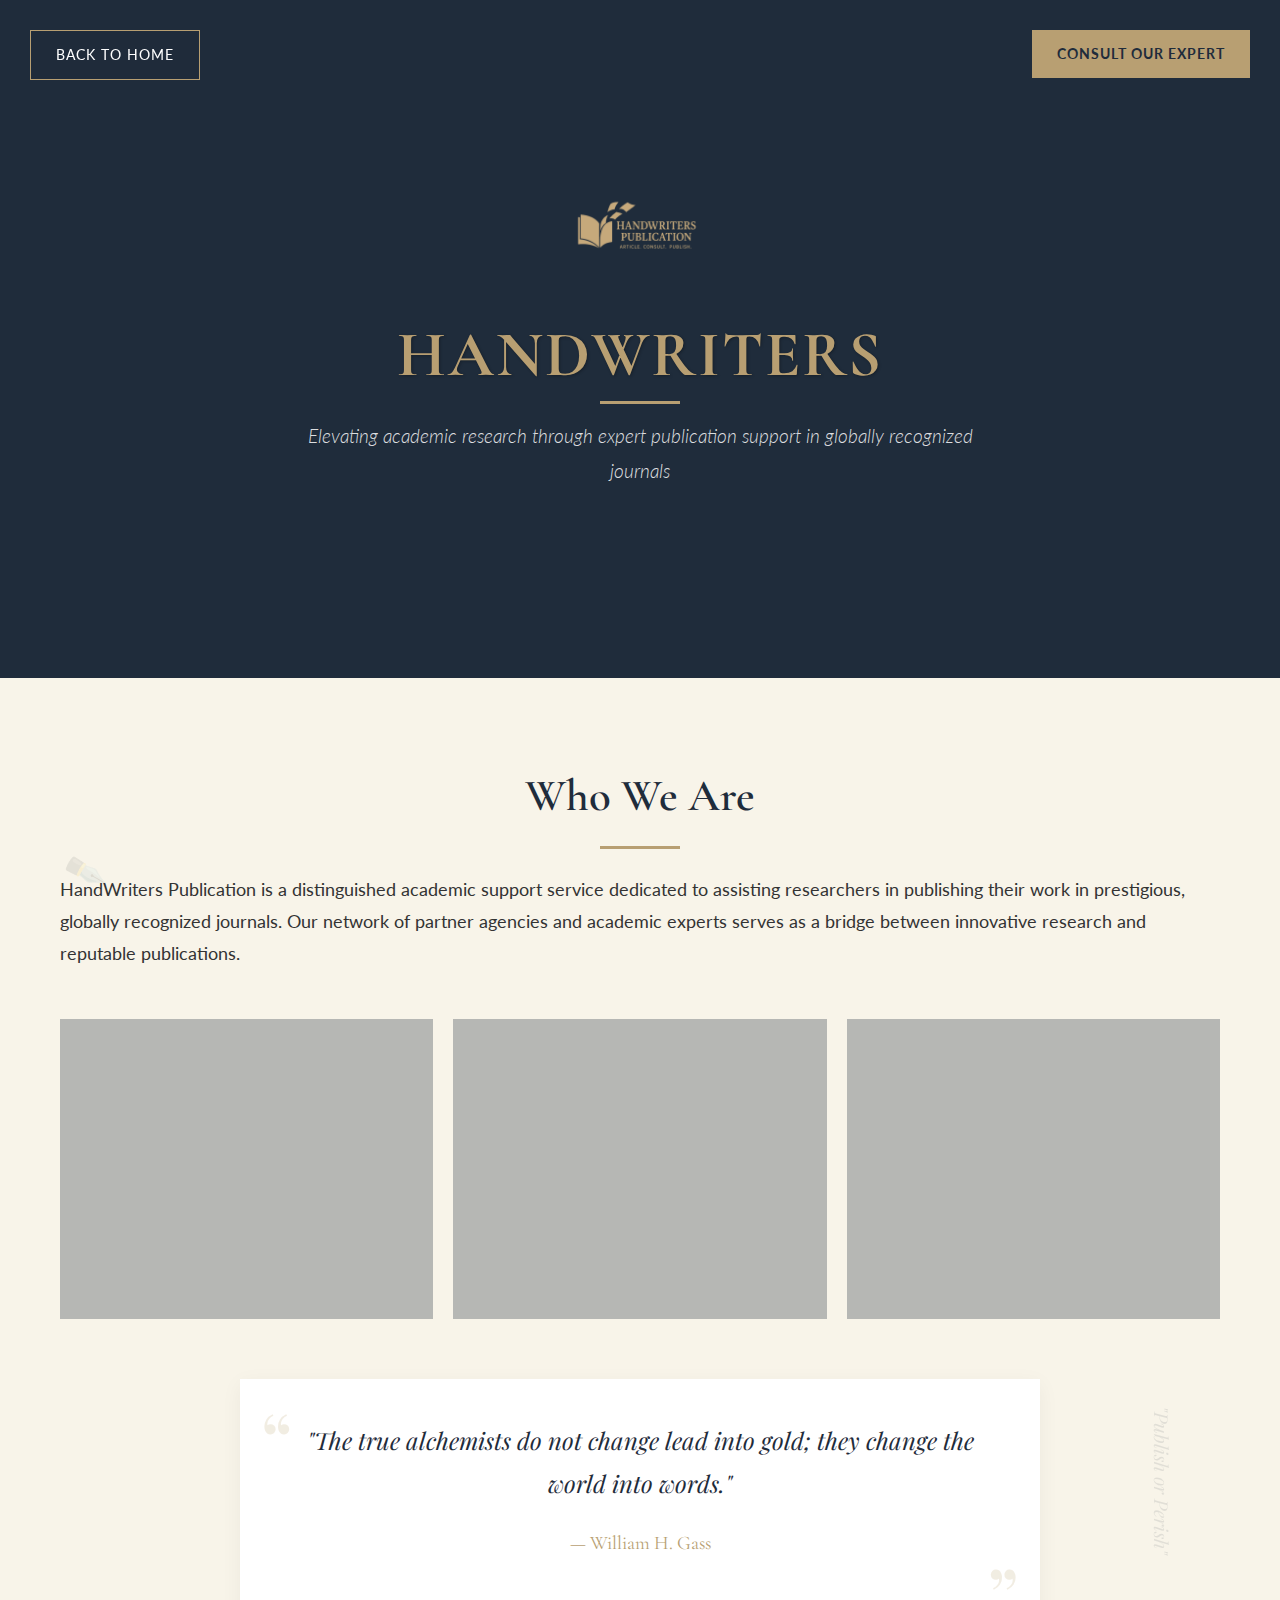
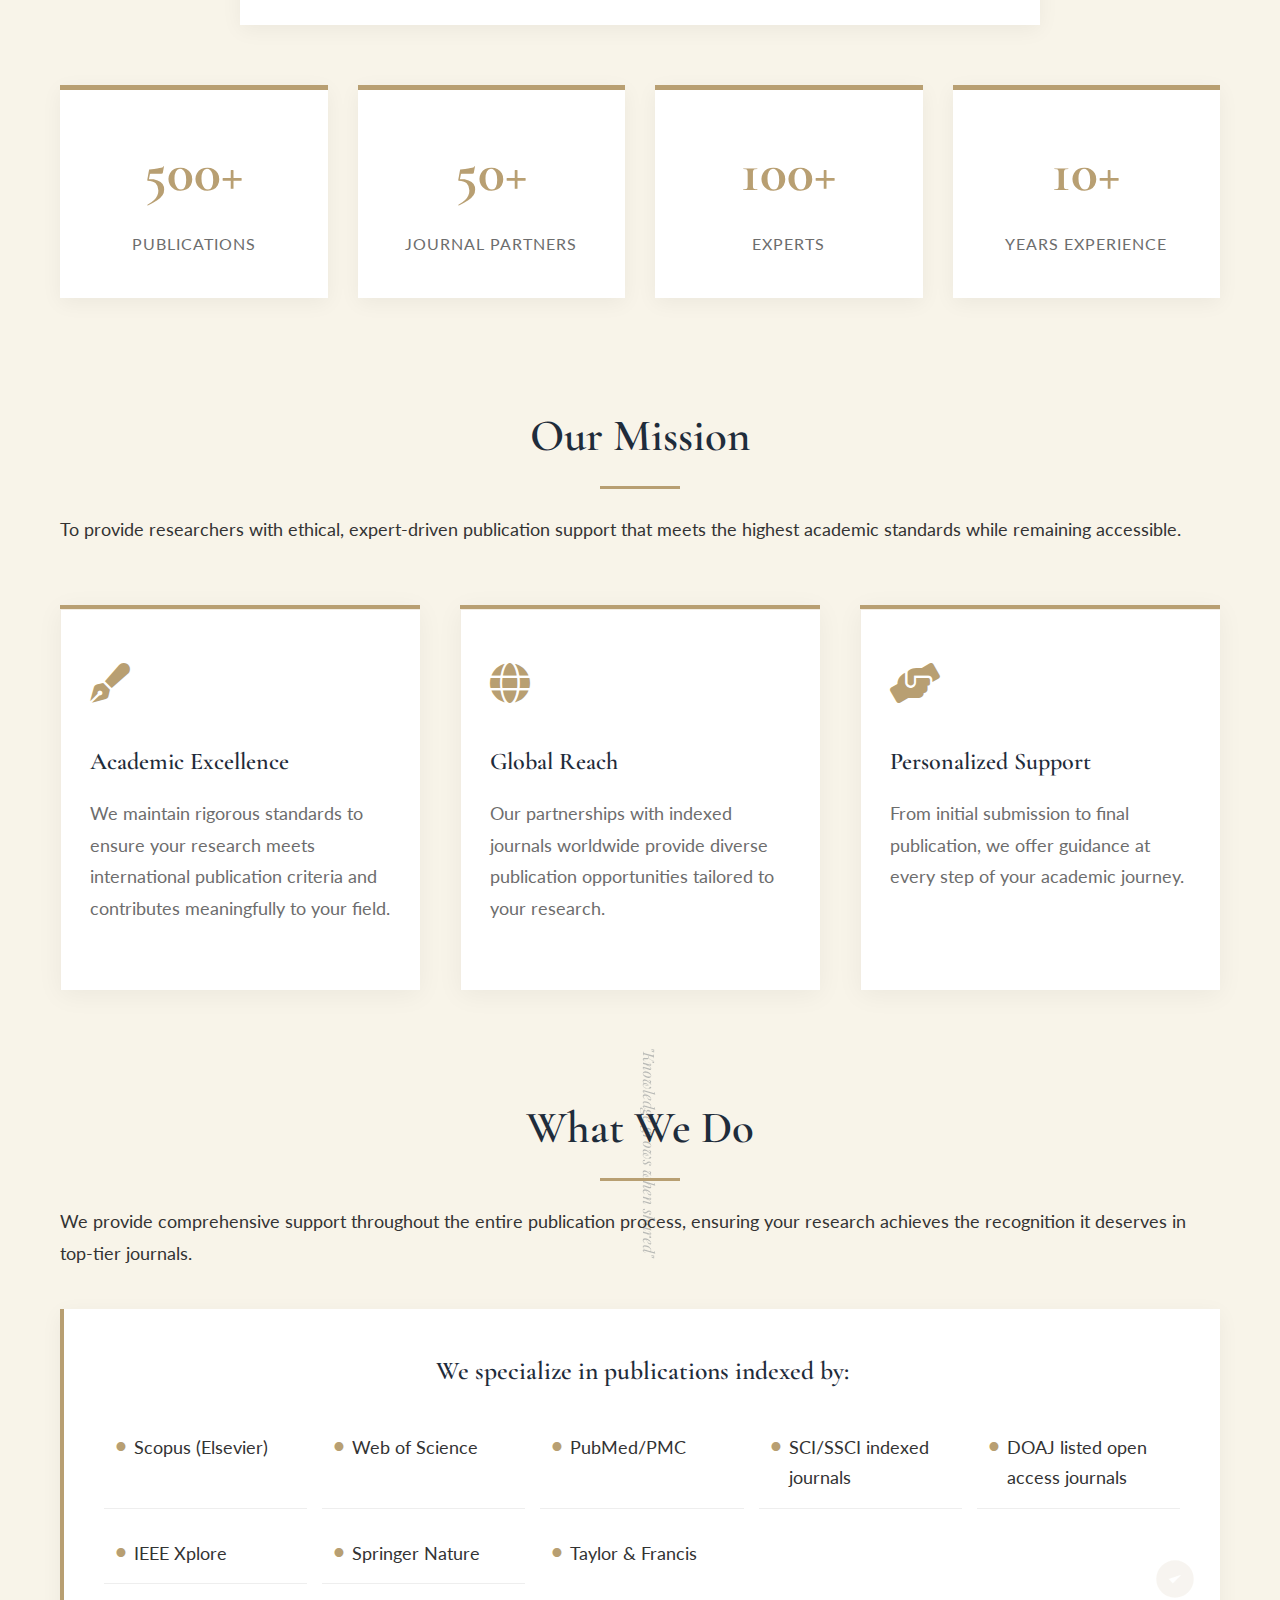
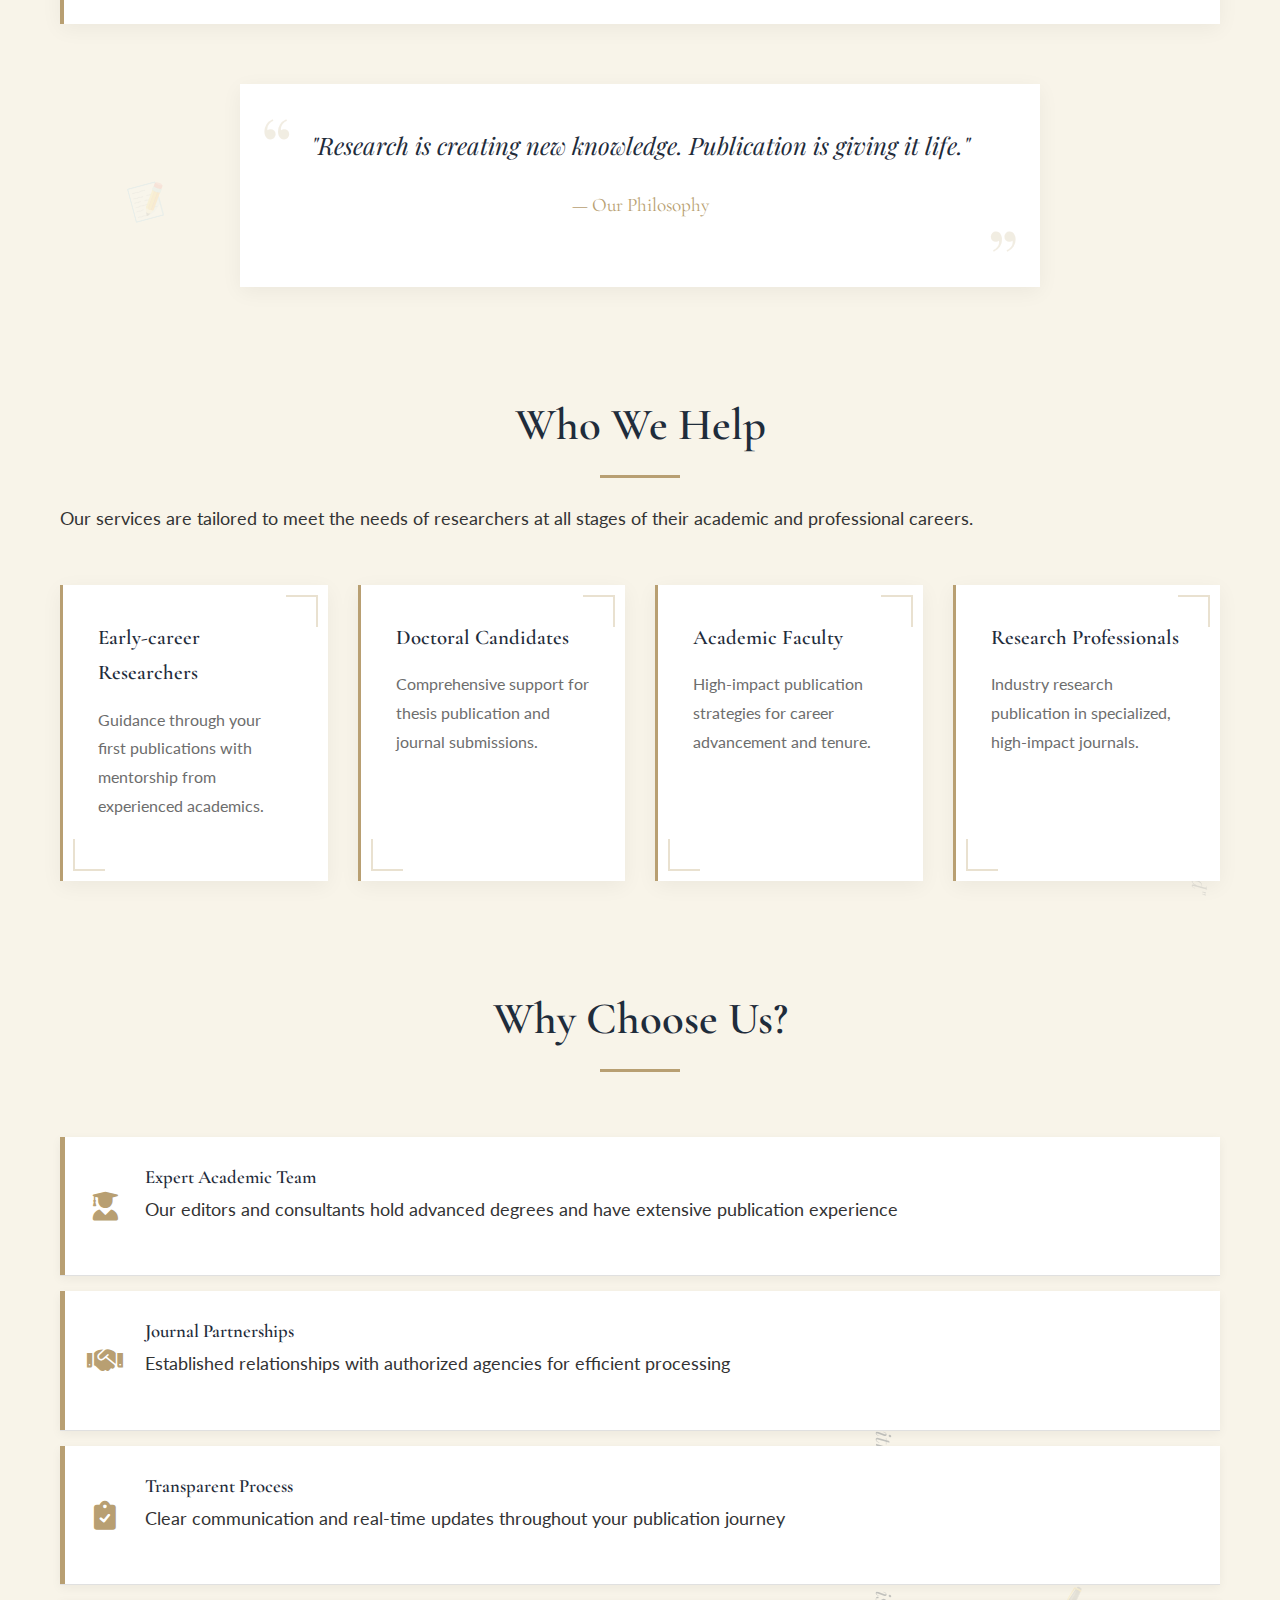
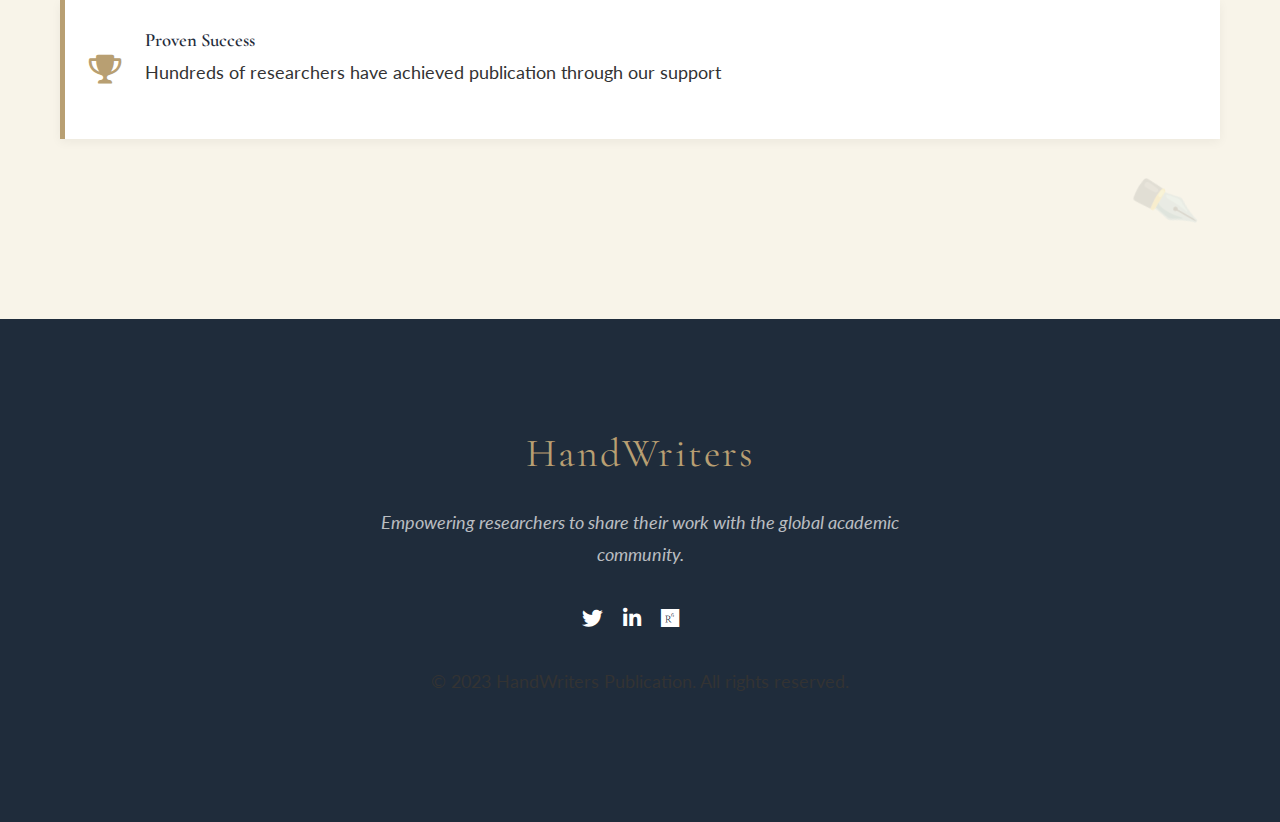
<file: aboutus.html>
<!DOCTYPE html>
<html lang="en">
<head>
    <meta charset="UTF-8">
    <meta name="viewport" content="width=device-width, initial-scale=1.0">
    <title>About HandWriters Publication</title>
    <link rel="preconnect" href="https://fonts.googleapis.com">
    <link rel="preconnect" href="https://fonts.gstatic.com" crossorigin>
    <link href="https://fonts.googleapis.com/css2?family=Cormorant+Garamond:wght@400;500;600;700&family=Lato:wght@300;400;700&family=Playfair+Display:wght@400;500;600;700&display=swap" rel="stylesheet">
    <link rel="stylesheet" href="https://cdnjs.cloudflare.com/ajax/libs/font-awesome/6.0.0-beta3/css/all.min.css">
    <style>
        :root {
            --header-blue: #1f2c3b;
            --body-cream: #f8f4e9;
            --accent-gold: #b89f72;
            --accent-gold-light: #d4c4a3;
            --text-dark: #333333;
            --text-light: #6d6d6d;
            --paper-texture: url('https://www.transparenttextures.com/patterns/cream-paper.png');
        }
        
        * {
            margin: 0;
            padding: 0;
            box-sizing: border-box;
        }
        
        body {
            font-family: 'Lato', sans-serif;
            background-color: var(--body-cream);
            color: var(--text-dark);
            line-height: 1.7;
            background-image: var(--paper-texture);
            position: relative;
            overflow-x: hidden;
        }
        
        h1, h2, h3, h4 {
            font-family: 'Cormorant Garamond', serif;
            font-weight: 600;
            color: var(--header-blue);
        }
        
        /* Decorative elements */
        .floating-elements {
            position: absolute;
            width: 100%;
            height: 100%;
            pointer-events: none;
            z-index: 0;
            overflow: hidden;
        }
        
        .floating-element {
            position: absolute;
            opacity: 0.1;
            z-index: 0;
        }
        
        .floating-element.pen {
            font-size: 2rem;
            color: var(--accent-gold);
            transform: rotate(-15deg);
        }
        
        .floating-element.quote {
            font-family: 'Playfair Display', serif;
            font-size: 1.2rem;
            color: var(--header-blue);
            font-style: italic;
            writing-mode: vertical-rl;
        }
        
        .back-home {
            position: fixed;
            top: 30px;
            left: 30px;
            z-index: 1000;
            background: rgba(31, 44, 59, 0.8);
            color: white;
            padding: 12px 25px;
            border-radius: 0;
            text-decoration: none;
            font-weight: 400;
            letter-spacing: 1px;
            font-size: 14px;
            text-transform: uppercase;
            border: 1px solid var(--accent-gold);
            transition: all 0.3s ease;
            backdrop-filter: blur(5px);
        }
        
        .back-home:hover {
            background: var(--header-blue);
            transform: translateY(-2px);
            box-shadow: 0 5px 15px rgba(0,0,0,0.1);
        }
        
        .consult-btn {
            position: fixed;
            top: 30px;
            right: 30px;
            z-index: 1000;
            background: var(--accent-gold);
            color: var(--header-blue);
            padding: 12px 25px;
            border-radius: 0;
            text-decoration: none;
            font-weight: 700;
            letter-spacing: 1px;
            font-size: 14px;
            text-transform: uppercase;
            transition: all 0.3s ease;
            backdrop-filter: blur(5px);
        }
        
        .consult-btn:hover {
            background: #c9b386;
            transform: translateY(-2px);
            box-shadow: 0 5px 15px rgba(0,0,0,0.1);
        }
        
        header {
            background: var(--header-blue);
            color: white;
            text-align: center;
            padding: 180px 20px 150px;
            position: relative;
            overflow: hidden;
        }
        
        .header-image {
            position: absolute;
            top: 0;
            left: 0;
            width: 100%;
            height: 100%;
            background-image: url('https://images.unsplash.com/photo-1456513080510-7bf3a84b82f8?ixlib=rb-1.2.1&auto=format&fit=crop&w=1373&q=80');
            background-size: cover;
            background-position: center;
            opacity: 0.2;
            z-index: 1;
        }
        
        .header-content {
            position: relative;
            z-index: 2;
            max-width: 900px;
            margin: 0 auto;
        }
        
        .logo-container {
            margin-bottom: 30px;
        }
        
        .logo {
            height: 100px;
            width: auto;
            filter: brightness(0) saturate(100%) invert(76%) sepia(12%) saturate(992%) hue-rotate(358deg) brightness(90%) contrast(86%);
        }
        
        .company-name {
            font-family: 'Cormorant Garamond', serif;
            font-size: 4rem;
            font-weight: 700;
            margin-bottom: 25px;
            letter-spacing: 2px;
            line-height: 1.2;
            color: var(--accent-gold);
            text-transform: uppercase;
            text-shadow: 1px 1px 3px rgba(0,0,0,0.3);
            position: relative;
            display: inline-block;
        }
        
        .company-name::after {
            content: "";
            position: absolute;
            bottom: -10px;
            left: 50%;
            transform: translateX(-50%);
            width: 80px;
            height: 3px;
            background: var(--accent-gold);
        }
        
        .tagline {
            font-size: 1.2rem;
            max-width: 700px;
            margin: 0 auto 40px;
            color: rgba(255,255,255,0.85);
            font-weight: 300;
            font-style: italic;
        }
        
        .divider {
            width: 100px;
            height: 2px;
            background: var(--accent-gold);
            margin: 30px auto;
        }
        
        .container {
            max-width: 1200px;
            margin: 0 auto;
            padding: 80px 20px;
            position: relative;
            z-index: 1;
        }
        
        .section {
            margin-bottom: 100px;
            position: relative;
        }
        
        h2 {
            font-size: 2.8rem;
            margin-bottom: 40px;
            position: relative;
            display: inline-block;
            text-align: center;
            width: 100%;
        }
        
        h2::after {
            content: "";
            position: absolute;
            bottom: -15px;
            left: 50%;
            transform: translateX(-50%);
            width: 80px;
            height: 3px;
            background: var(--accent-gold);
        }
        
        p {
            font-size: 1.1rem;
            line-height: 1.8;
            margin-bottom: 25px;
            color: var(--text-dark);
        }
        
        .mission-cards {
            display: grid;
            grid-template-columns: repeat(auto-fit, minmax(300px, 1fr));
            gap: 40px;
            margin-top: 60px;
        }
        
        .mission-card {
            background: white;
            padding: 40px 30px;
            box-shadow: 0 5px 25px rgba(0,0,0,0.05);
            transition: all 0.4s ease;
            position: relative;
            overflow: hidden;
            border-top: 4px solid var(--accent-gold);
            background-image: var(--paper-texture);
        }
        
        .mission-card::before {
            content: "";
            position: absolute;
            top: 0;
            left: 0;
            width: 100%;
            height: 100%;
            border: 1px solid var(--accent-gold-light);
            pointer-events: none;
            opacity: 0.3;
        }
        
        .mission-card:hover {
            transform: translateY(-10px);
            box-shadow: 0 15px 35px rgba(0,0,0,0.1);
        }
        
        .mission-icon {
            font-size: 2.5rem;
            margin-bottom: 25px;
            color: var(--accent-gold);
        }
        
        .mission-card h3 {
            font-size: 1.5rem;
            margin-bottom: 15px;
        }
        
        .mission-card p {
            color: var(--text-light);
        }
        
        .image-grid {
            display: grid;
            grid-template-columns: repeat(3, 1fr);
            gap: 20px;
            margin: 50px 0;
        }
        
        .grid-item {
            height: 300px;
            background-size: cover;
            background-position: center;
            position: relative;
            overflow: hidden;
            transition: all 0.5s ease;
        }
        
        .grid-item::after {
            content: "";
            position: absolute;
            top: 0;
            left: 0;
            width: 100%;
            height: 100%;
            background: rgba(31, 44, 59, 0.3);
            transition: all 0.4s ease;
        }
        
        .grid-item:hover {
            transform: scale(1.03);
        }
        
        .grid-item:hover::after {
            background: rgba(31, 44, 59, 0.1);
        }
        
        .who-we-help {
            display: grid;
            grid-template-columns: repeat(auto-fit, minmax(250px, 1fr));
            gap: 30px;
            margin-top: 50px;
        }
        
        .help-card {
            background: white;
            padding: 35px;
            box-shadow: 0 5px 20px rgba(0,0,0,0.05);
            transition: all 0.3s ease;
            border-left: 3px solid var(--accent-gold);
            background-image: var(--paper-texture);
            position: relative;
        }
        
        .help-card::before {
            content: "";
            position: absolute;
            top: 10px;
            right: 10px;
            width: 30px;
            height: 30px;
            border-right: 2px solid var(--accent-gold-light);
            border-top: 2px solid var(--accent-gold-light);
            opacity: 0.5;
        }
        
        .help-card::after {
            content: "";
            position: absolute;
            bottom: 10px;
            left: 10px;
            width: 30px;
            height: 30px;
            border-left: 2px solid var(--accent-gold-light);
            border-bottom: 2px solid var(--accent-gold-light);
            opacity: 0.5;
        }
        
        .help-card:hover {
            transform: translateY(-10px);
            box-shadow: 0 10px 30px rgba(0,0,0,0.1);
        }
        
        .help-card h3 {
            font-size: 1.3rem;
            margin-bottom: 15px;
            color: var(--header-blue);
        }
        
        .help-card p {
            color: var(--text-light);
            font-size: 1rem;
        }
        
        .journals {
            display: flex;
            justify-content: center;
            flex-wrap: wrap;
            gap: 40px;
            margin: 60px 0;
        }
        
        .journal-logo {
            height: 40px;
            opacity: 0.8;
            transition: all 0.3s ease;
            filter: brightness(0) saturate(100%) invert(16%) sepia(12%) saturate(1611%) hue-rotate(169deg) brightness(93%) contrast(89%);
        }
        
        .journal-logo:hover {
            opacity: 1;
            transform: scale(1.1);
        }
        
        .stats {
            display: grid;
            grid-template-columns: repeat(auto-fit, minmax(200px, 1fr));
            gap: 30px;
            margin: 60px 0;
        }
        
        .stat-card {
            text-align: center;
            padding: 40px 20px;
            background: white;
            box-shadow: 0 5px 20px rgba(0,0,0,0.05);
            transition: all 0.3s ease;
            background-image: var(--paper-texture);
            position: relative;
            overflow: hidden;
        }
        
        .stat-card:hover {
            transform: translateY(-5px);
        }
        
        .stat-card::before {
            content: "";
            position: absolute;
            top: 0;
            left: 0;
            width: 100%;
            height: 5px;
            background: var(--accent-gold);
        }
        
        .stat-number {
            font-size: 3.5rem;
            font-weight: 700;
            color: var(--accent-gold);
            margin-bottom: 10px;
            font-family: 'Cormorant Garamond', serif;
        }
        
        .stat-label {
            font-size: 1rem;
            color: var(--text-light);
            text-transform: uppercase;
            letter-spacing: 1px;
        }
        
        .benefits-list {
            list-style: none;
            margin: 40px 0;
        }
        
        .benefits-list li {
            padding: 25px 0;
            border-bottom: 1px solid #e0e0e0;
            display: flex;
            align-items: center;
            transition: all 0.3s ease;
            background: white;
            margin-bottom: 15px;
            box-shadow: 0 3px 10px rgba(0,0,0,0.05);
            padding: 25px;
            position: relative;
            overflow: hidden;
        }
        
        .benefits-list li::before {
            content: "";
            position: absolute;
            top: 0;
            left: 0;
            width: 5px;
            height: 100%;
            background: var(--accent-gold);
        }
        
        .benefits-list li:last-child {
            border-bottom: none;
        }
        
        .benefits-list li:hover {
            transform: translateX(10px);
        }
        
        .benefit-icon {
            margin-right: 20px;
            color: var(--accent-gold);
            font-size: 1.8rem;
            min-width: 40px;
            text-align: center;
        }
        
        footer {
            background: var(--header-blue);
            color: white;
            text-align: center;
            padding: 100px 20px;
            position: relative;
            overflow: hidden;
        }
        
        footer::before {
            content: "";
            position: absolute;
            top: 0;
            left: 0;
            width: 100%;
            height: 100%;
            background-image: url('https://www.transparenttextures.com/patterns/dark-wood.png');
            opacity: 0.1;
            pointer-events: none;
        }
        
        .footer-content {
            max-width: 600px;
            margin: 0 auto;
            position: relative;
            z-index: 1;
        }
        
        .footer-logo {
            font-family: 'Cormorant Garamond', serif;
            font-size: 2.5rem;
            margin-bottom: 20px;
            color: var(--accent-gold);
            letter-spacing: 2px;
        }
        
        .footer-text {
            color: rgba(255,255,255,0.7);
            margin-bottom: 30px;
            font-style: italic;
        }
        
        .social-links {
            display: flex;
            justify-content: center;
            gap: 20px;
            margin-bottom: 30px;
        }
        
        .social-link {
            color: white;
            font-size: 1.3rem;
            transition: all 0.3s ease;
        }
        
        .social-link:hover {
            color: var(--accent-gold);
            transform: translateY(-3px);
        }
        
        /* Journal text list */
        .journal-text-list {
            background: white;
            padding: 40px;
            margin-top: 40px;
            border-left: 4px solid var(--accent-gold);
            box-shadow: 0 5px 20px rgba(0,0,0,0.05);
            position: relative;
            background-image: var(--paper-texture);
        }
        
        .journal-text-list::after {
            content: "";
            position: absolute;
            bottom: 20px;
            right: 20px;
            width: 50px;
            height: 50px;
            background-image: url('data:image/svg+xml;utf8,<svg xmlns="http://www.w3.org/2000/svg" viewBox="0 0 24 24" fill="%23b89f72"><path d="M9 12l2 2 4-4m6 2a9 9 0 11-18 0 9 9 0 0118 0z"/></svg>');
            background-size: contain;
            opacity: 0.1;
        }
        
        .journal-text-list h3 {
            font-family: 'Cormorant Garamond', serif;
            color: var(--header-blue);
            margin-bottom: 25px;
            font-size: 1.6rem;
            text-align: center;
        }
        
        .journal-text-list ul {
            list-style-type: none;
            display: grid;
            grid-template-columns: repeat(auto-fit, minmax(200px, 1fr));
            gap: 15px;
        }
        
        .journal-text-list li {
            padding: 15px;
            border-bottom: 1px solid #eee;
            color: var(--text-dark);
            font-size: 1.1rem;
            position: relative;
            padding-left: 30px;
        }
        
        .journal-text-list li::before {
            content: "•";
            position: absolute;
            left: 10px;
            color: var(--accent-gold);
            font-size: 1.5rem;
            line-height: 1;
        }
        
        .journal-text-list li:last-child {
            border-bottom: none;
        }
        
        /* Elegant quote */
        .elegant-quote {
            max-width: 800px;
            margin: 60px auto;
            padding: 40px;
            text-align: center;
            position: relative;
            background: white;
            box-shadow: 0 5px 20px rgba(0,0,0,0.05);
        }
        
        .elegant-quote::before {
            content: "“";
            position: absolute;
            top: 20px;
            left: 20px;
            font-family: 'Playfair Display', serif;
            font-size: 5rem;
            color: var(--accent-gold-light);
            line-height: 1;
            opacity: 0.3;
        }
        
        .elegant-quote::after {
            content: "“";
            position: absolute;
            bottom: 20px;
            right: 20px;
            font-family: 'Playfair Display', serif;
            font-size: 5rem;
            color: var(--accent-gold-light);
            line-height: 1;
            opacity: 0.3;
            transform: rotate(180deg);
        }
        
        .quote-text {
            font-family: 'Playfair Display', serif;
            font-size: 1.5rem;
            color: var(--header-blue);
            font-style: italic;
            margin-bottom: 20px;
            position: relative;
            z-index: 1;
        }
        
        .quote-author {
            font-family: 'Cormorant Garamond', serif;
            color: var(--accent-gold);
            font-size: 1.2rem;
        }
        
        /* Animations */
        @keyframes fadeIn {
            from { opacity: 0; transform: translateY(20px); }
            to { opacity: 1; transform: translateY(0); }
        }
        
        @keyframes float {
            0% { transform: translateY(0px); }
            50% { transform: translateY(-15px); }
            100% { transform: translateY(0px); }
        }
        
        .fade-in {
            animation: fadeIn 1s ease forwards;
        }
        
        .delayed-1 { animation-delay: 0.2s; }
        .delayed-2 { animation-delay: 0.4s; }
        .delayed-3 { animation-delay: 0.6s; }
        
        .floating {
            animation: float 6s ease-in-out infinite;
        }
        
        /* Responsive adjustments */
        @media (max-width: 992px) {
            .image-grid {
                grid-template-columns: repeat(2, 1fr);
            }
        }
        
        @media (max-width: 768px) {
            .company-name {
                font-size: 2.8rem;
            }
            
            header {
                padding: 150px 20px 100px;
            }
            
            .back-home, .consult-btn {
                top: 20px;
                left: 20px;
                right: 20px;
                text-align: center;
            }
            
            .consult-btn {
                top: 70px;
            }
            
            .mission-cards, .who-we-help {
                grid-template-columns: 1fr;
            }
            
            .image-grid {
                grid-template-columns: 1fr;
            }
            
            h2 {
                font-size: 2.2rem;
            }
            
            .journal-text-list ul {
                grid-template-columns: 1fr;
            }
        }
    </style>
</head>
<body>
    <!-- Floating decorative elements -->
    <div class="floating-elements">
        <div class="floating-element pen floating" style="top: 15%; left: 5%;">✒️</div>
        <div class="floating-element quote floating" style="top: 25%; right: 8%;">"Publish or Perish"</div>
        <div class="floating-element pen floating" style="top: 60%; left: 10%;">📝</div>
        <div class="floating-element quote floating" style="top: 70%; right: 5%;">"Knowledge Shared"</div>
        <div class="floating-element pen floating" style="top: 85%; right: 15%;">🖋️</div>
    </div>
    
    <a href="index.html" class="back-home">Back to Home</a>
    <a href="contact.html" class="consult-btn">Consult Our Expert</a>
    
    <header>
        <div class="header-image"></div>
        <div class="header-content">
            <!-- Logo placeholder - replace with your actual logo -->
            <div class="logo-container fade-in">
                <img src="logon.png.png" alt="HandWriters Logo" class="logo">
            </div>
            <div class="company-name fade-in">HandWriters</div>
            <!-- <div class="divider fade-in delayed-1"></div> -->
            <p class="tagline fade-in delayed-2">Elevating academic research through expert publication support in globally recognized journals</p>
        </div>
    </header>
    
    <div class="container">
        <section class="section fade-in">
            <h2>Who We Are</h2>
            <p>HandWriters Publication is a distinguished academic support service dedicated to assisting researchers in publishing their work in prestigious, globally recognized journals. Our network of partner agencies and academic experts serves as a bridge between innovative research and reputable publications.</p>
            
            <div class="image-grid">
                <div class="grid-item" style="background-image: url('https://images.unsplash.com/photo-1522202176988-66273c2fd55f?ixlib=rb-1.2.1&auto=format&fit=crop&w=1350&q=80');"></div>
                <div class="grid-item" style="background-image: url('https://images.unsplash.com/photo-1450101499163-c8848c66ca85?ixlib=rb-1.2.1&auto=format&fit=crop&w=1350&q=80');"></div>
                <div class="grid-item" style="background-image: url('https://images.unsplash.com/photo-1523240795612-9a054b0db644?ixlib=rb-1.2.1&auto=format&fit=crop&w=1350&q=80');"></div>
            </div>
            
            <div class="elegant-quote fade-in delayed-1">
                <p class="quote-text">"The true alchemists do not change lead into gold; they change the world into words."</p>
                <p class="quote-author">— William H. Gass</p>
            </div>
            
            <div class="stats">
                <div class="stat-card fade-in delayed-1">
                    <div class="stat-number">500+</div>
                    <div class="stat-label">Publications</div>
                </div>
                <div class="stat-card fade-in delayed-2">
                    <div class="stat-number">50+</div>
                    <div class="stat-label">Journal Partners</div>
                </div>
                <div class="stat-card fade-in delayed-1">
                    <div class="stat-number">100+</div>
                    <div class="stat-label">Experts</div>
                </div>
                <div class="stat-card fade-in delayed-2">
                    <div class="stat-number">10+</div>
                    <div class="stat-label">Years Experience</div>
                </div>
            </div>
        </section>
        
        <section class="section">
            <h2 class="fade-in">Our Mission</h2>
            <p class="fade-in delayed-1">To provide researchers with ethical, expert-driven publication support that meets the highest academic standards while remaining accessible.</p>
            
            <div class="mission-cards">
                <div class="mission-card fade-in">
                    <div class="mission-icon"><i class="fas fa-pen-fancy"></i></div>
                    <h3>Academic Excellence</h3>
                    <p>We maintain rigorous standards to ensure your research meets international publication criteria and contributes meaningfully to your field.</p>
                </div>
                <div class="mission-card fade-in delayed-1">
                    <div class="mission-icon"><i class="fas fa-globe"></i></div>
                    <h3>Global Reach</h3>
                    <p>Our partnerships with indexed journals worldwide provide diverse publication opportunities tailored to your research.</p>
                </div>
                <div class="mission-card fade-in delayed-2">
                    <div class="mission-icon"><i class="fas fa-hands-helping"></i></div>
                    <h3>Personalized Support</h3>
                    <p>From initial submission to final publication, we offer guidance at every step of your academic journey.</p>
                </div>
            </div>
        </section>
        
        <section class="section">
            <h2 class="fade-in">What We Do</h2>
            <p class="fade-in delayed-1">We provide comprehensive support throughout the entire publication process, ensuring your research achieves the recognition it deserves in top-tier journals.</p>
            
            <div class="journal-text-list fade-in delayed-2">
                <h3>We specialize in publications indexed by:</h3>
                <ul>
                    <li>Scopus (Elsevier)</li>
                    <li>Web of Science</li>
                    <li>PubMed/PMC</li>
                    <li>SCI/SSCI indexed journals</li>
                    <li>DOAJ listed open access journals</li>
                    <li>IEEE Xplore</li>
                    <li>Springer Nature</li>
                    <li>Taylor & Francis</li>
                </ul>
            </div>
            
            <div class="elegant-quote fade-in">
                <p class="quote-text">"Research is creating new knowledge. Publication is giving it life."</p>
                <p class="quote-author">— Our Philosophy</p>
            </div>
        </section>
        
        <section class="section">
            <h2 class="fade-in">Who We Help</h2>
            <p class="fade-in delayed-1">Our services are tailored to meet the needs of researchers at all stages of their academic and professional careers.</p>
            
            <div class="who-we-help">
                <div class="help-card fade-in">
                    <h3>Early-career Researchers</h3>
                    <p>Guidance through your first publications with mentorship from experienced academics.</p>
                </div>
                <div class="help-card fade-in delayed-1">
                    <h3>Doctoral Candidates</h3>
                    <p>Comprehensive support for thesis publication and journal submissions.</p>
                </div>
                <div class="help-card fade-in delayed-2">
                    <h3>Academic Faculty</h3>
                    <p>High-impact publication strategies for career advancement and tenure.</p>
                </div>
                <div class="help-card fade-in">
                    <h3>Research Professionals</h3>
                    <p>Industry research publication in specialized, high-impact journals.</p>
                </div>
            </div>
        </section>
        
        <section class="section">
            <h2 class="fade-in">Why Choose Us?</h2>
            
            <ul class="benefits-list">
                <li class="fade-in">
                    <span class="benefit-icon"><i class="fas fa-user-graduate"></i></span>
                    <div>
                        <h3>Expert Academic Team</h3>
                        <p>Our editors and consultants hold advanced degrees and have extensive publication experience</p>
                    </div>
                </li>
                <li class="fade-in delayed-1">
                    <span class="benefit-icon"><i class="fas fa-handshake"></i></span>
                    <div>
                        <h3>Journal Partnerships</h3>
                        <p>Established relationships with authorized agencies for efficient processing</p>
                    </div>
                </li>
                <li class="fade-in delayed-2">
                    <span class="benefit-icon"><i class="fas fa-clipboard-check"></i></span>
                    <div>
                        <h3>Transparent Process</h3>
                        <p>Clear communication and real-time updates throughout your publication journey</p>
                    </div>
                </li>
                <li class="fade-in">
                    <span class="benefit-icon"><i class="fas fa-trophy"></i></span>
                    <div>
                        <h3>Proven Success</h3>
                        <p>Hundreds of researchers have achieved publication through our support</p>
                    </div>
                </li>
            </ul>
            
            
        </section>
    </div>
    
    <footer class="fade-in">
        <div class="footer-content">
            <div class="footer-logo">HandWriters</div>
            <p class="footer-text">Empowering researchers to share their work with the global academic community.</p>
            
            <div class="social-links">
                <a href="#" class="social-link"><i class="fab fa-twitter"></i></a>
                <a href="#" class="social-link"><i class="fab fa-linkedin-in"></i></a>
                <a href="#" class="social-link"><i class="fab fa-researchgate"></i></a>
                <a href="#" class="social-link"><i class="fab fa-google-scholar"></i></a>
            </div>
            
            <p>© 2023 HandWriters Publication. All rights reserved.</p>
        </div>
    </footer>
    
    <script>
        // Add more floating elements dynamically
        document.addEventListener('DOMContentLoaded', function() {
            const floatingContainer = document.querySelector('.floating-elements');
            const quotes = [
                '"The pen is mightier than the sword"',
                '"Publish with purpose"',
                '"Knowledge grows when shared"',
                '"Academic excellence"',
                '"Research without publication is silence"'
            ];
            const icons = ['✒️', '📝', '🖋️', '📚', '🔬', '📖', '📑'];
            
            // Add more floating elements
            for (let i = 0; i < 5; i++) {
                const top = Math.random() * 90;
                const left = Math.random() * 90;
                const delay = Math.random() * 5;
                
                const element = document.createElement('div');
                element.className = `floating-element ${Math.random() > 0.5 ? 'pen' : 'quote'} floating`;
                element.style.top = `${top}%`;
                element.style.left = `${left}%`;
                element.style.animationDelay = `${delay}s`;
                
                if (element.classList.contains('quote')) {
                    element.textContent = quotes[Math.floor(Math.random() * quotes.length)];
                    element.style.fontSize = `${0.8 + Math.random() * 0.7}rem`;
                    element.style.opacity = 0.1 + Math.random() * 0.2;
                } else {
                    element.textContent = icons[Math.floor(Math.random() * icons.length)];
                    element.style.fontSize = `${1.5 + Math.random() * 2}rem`;
                    element.style.opacity = 0.1 + Math.random() * 0.2;
                }
                
                floatingContainer.appendChild(element);
            }
            
            // Animate stats counting
            const statNumbers = document.querySelectorAll('.stat-number');
            statNumbers.forEach(stat => {
                const target = parseInt(stat.textContent);
                const suffix = stat.textContent.match(/[+]/g);
                let count = 0;
                const duration = 2000;
                const increment = target / (duration / 16);
                
                const updateCount = () => {
                    count += increment;
                    if (count < target) {
                        stat.textContent = Math.floor(count) + (suffix ? suffix[0] : '');
                        requestAnimationFrame(updateCount);
                    } else {
                        stat.textContent = target + (suffix ? suffix[0] : '');
                    }
                };
                
                // Start counting when element is in view
                const observer = new IntersectionObserver((entries) => {
                    if (entries[0].isIntersecting) {
                        updateCount();
                        observer.unobserve(stat);
                    }
                });
                
                observer.observe(stat);
            });
        });
    </script>
</body>
</html>
</file>
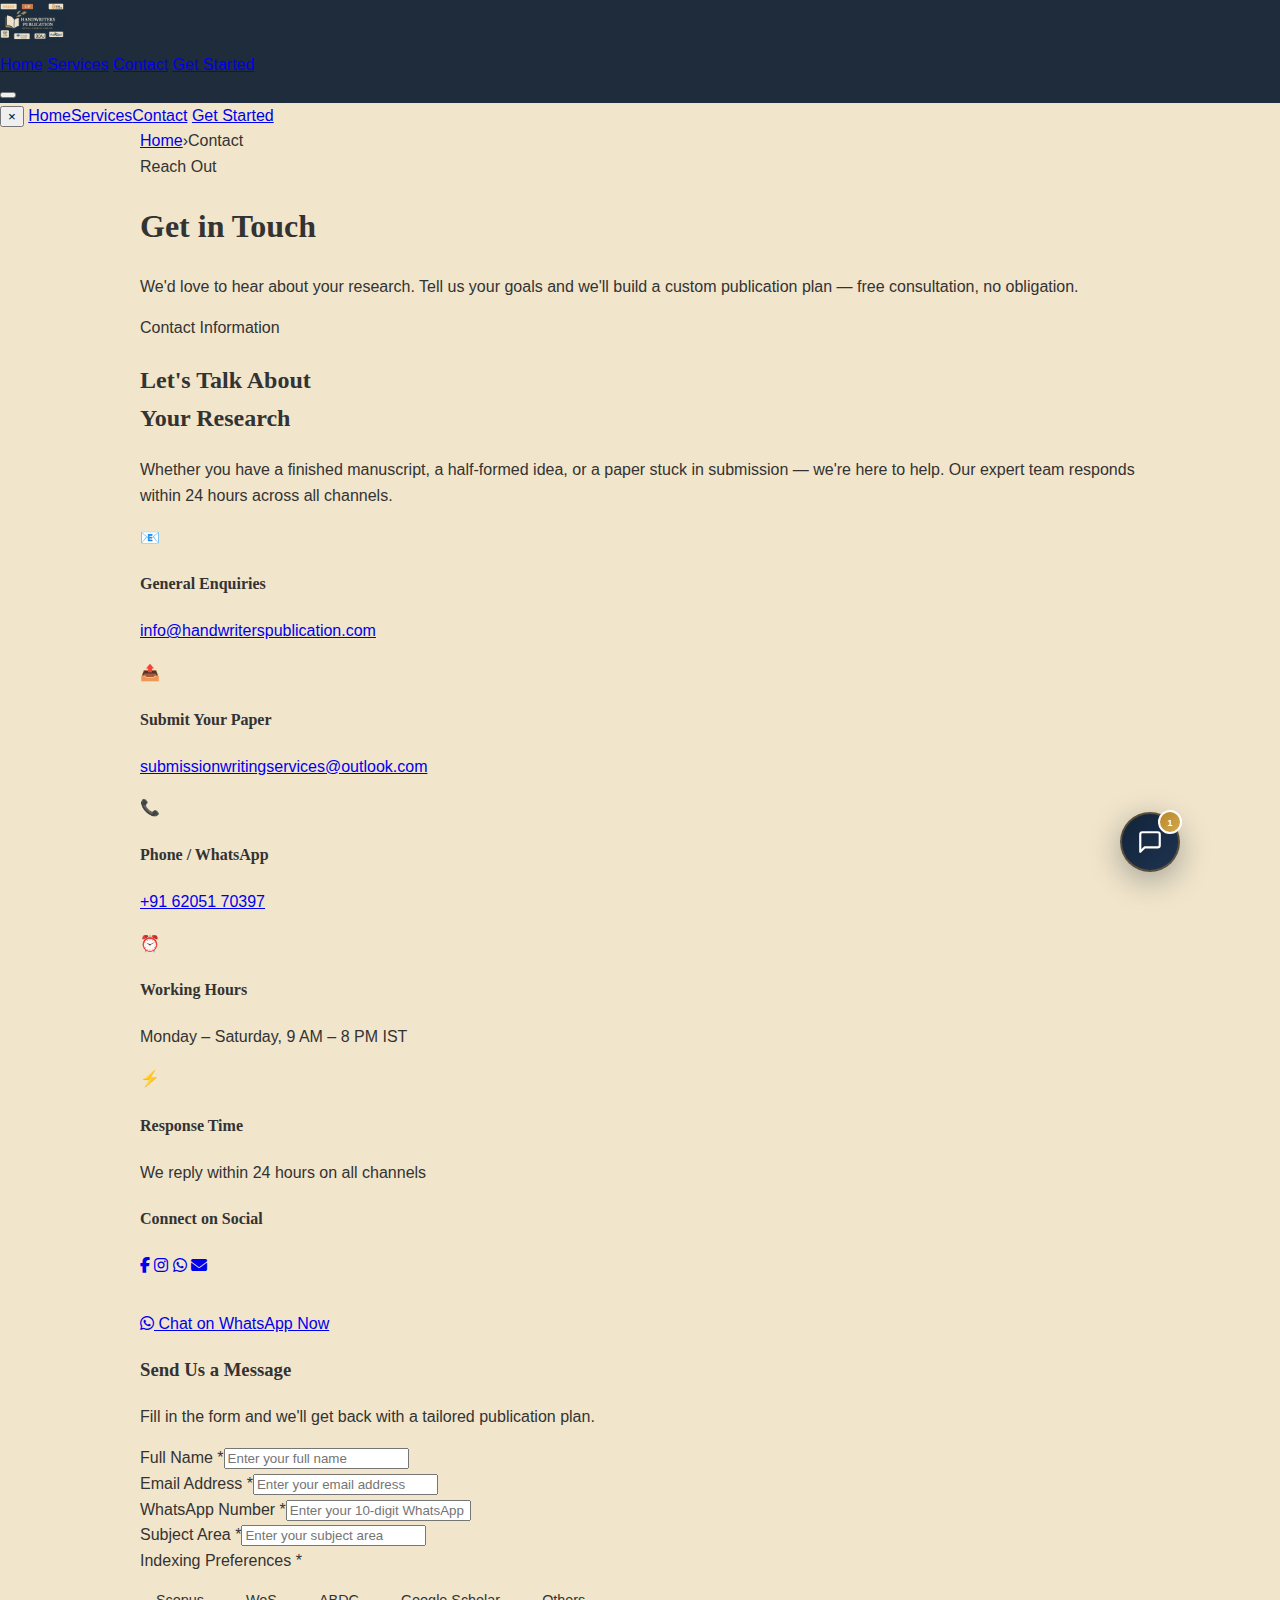
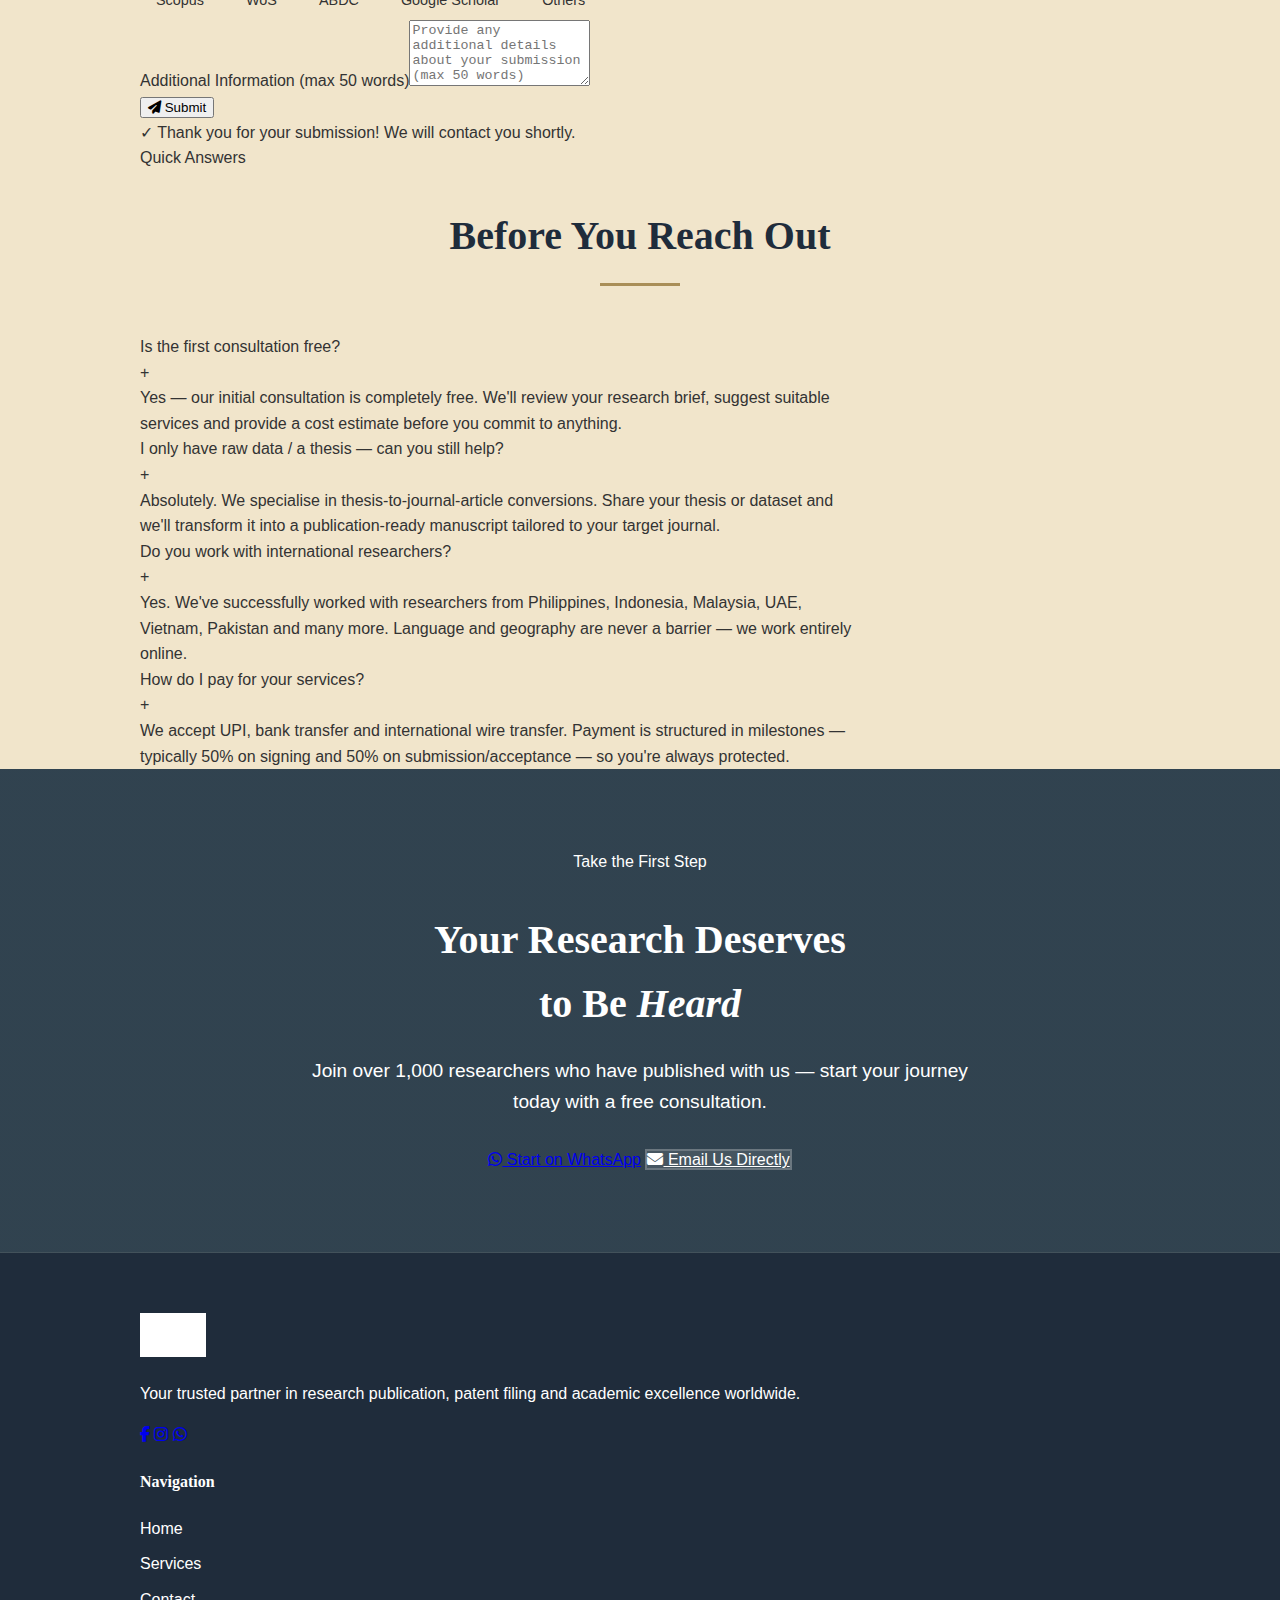
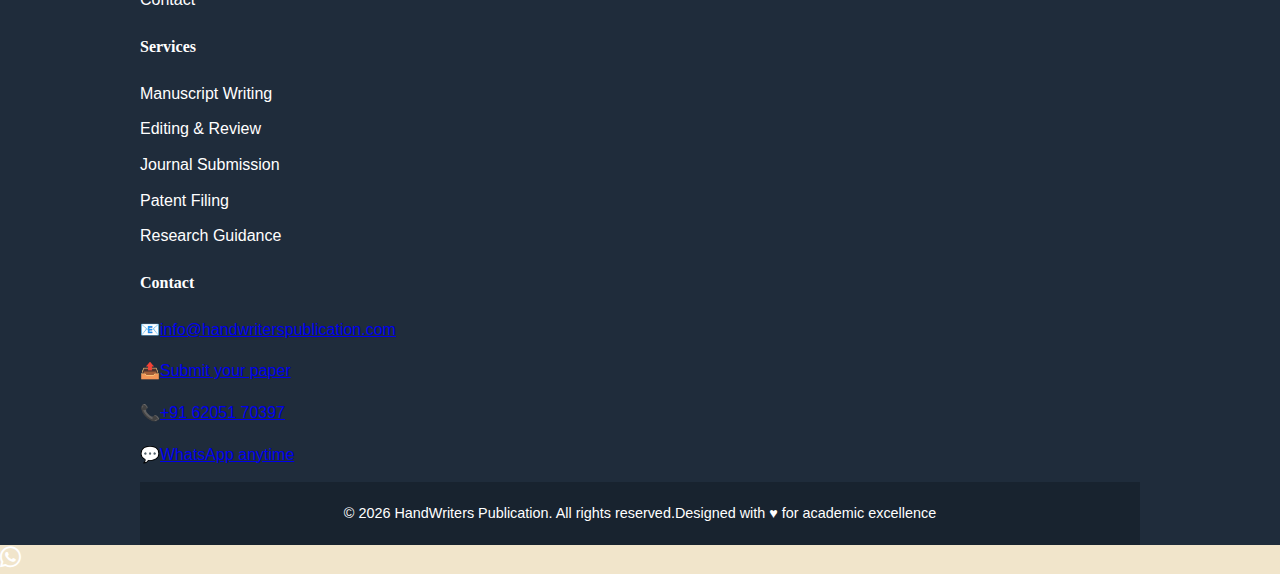
<file: contact.html>
<!DOCTYPE html>
<html lang="en">
<head>
  <!-- Google tag (gtag.js) -->
  <script async src="https://www.googletagmanager.com/gtag/js?id=G-VJTS8D324P"></script>
  <script>
    window.dataLayer = window.dataLayer || [];
    function gtag(){dataLayer.push(arguments);}
    gtag('js', new Date());
    gtag('config', 'G-VJTS8D324P');
  </script>
  <meta charset="UTF-8">
  <meta name="viewport" content="width=device-width, initial-scale=1.0">
  <title>Contact Us — HandWriters Publication</title>
  <meta name="description" content="Get in touch with HandWriters Publication. Expert research publication consultancy — reach us via WhatsApp, email or our contact form.">
  <link rel="icon" type="image/png" href="lo.png">
  <link rel="stylesheet" href="style.css">
  <link rel="stylesheet" href="chatbot.css">
  <link rel="stylesheet" href="https://cdnjs.cloudflare.com/ajax/libs/font-awesome/6.5.0/css/all.min.css">
</head>
<body>



<header class="site-header always-light" id="header">
  <div class="header-inner">
    <a href="index.html" class="logo-wrap">
      <img src="logo.png" alt="HandWriters Publication Logo" class="logo-img" style="height:44px;width:auto;">
    </a>
    <nav class="main-nav">
      <a href="index.html">Home</a>
      <a href="services.html">Services</a>
      <a href="contact.html" class="active">Contact</a>
      <a href="https://wa.me/916205170397" class="btn btn-gold nav-cta">Get Started</a>
    </nav>
    <button class="hamburger" id="hamburger" aria-label="Menu"><span></span><span></span><span></span></button>
  </div>
</header>

<nav class="mobile-nav" id="mobileNav">
  <button class="mobile-close" id="mobileClose">&times;</button>
  <a href="index.html">Home</a><a href="services.html">Services</a><a href="contact.html">Contact</a>
  <a href="https://wa.me/916205170397" class="btn btn-gold">Get Started</a>
</nav>

<!-- ── Page Hero ── -->
<section class="page-hero">
  <div class="container">
    <div class="breadcrumb"><a href="index.html">Home</a><span class="breadcrumb-sep">›</span><span>Contact</span></div>
    <span class="section-label">Reach Out</span>
    <h1>Get in <span style="color:var(--gold)">Touch</span></h1>
    <p>We'd love to hear about your research. Tell us your goals and we'll build a custom publication plan — free consultation, no obligation.</p>
  </div>
</section>

<!-- ══ CONTACT MAIN ═══════════════════════════════════════════ -->
<section class="section" style="background:var(--ivory);">
  <div class="container">
    <div class="contact-grid">

      <!-- Left — Info -->
      <div class="contact-info fade-in">
        <span class="section-label">Contact Information</span>
        <h2>Let's Talk About<br><span style="color:var(--gold)">Your Research</span></h2>
        <div class="gold-line"></div>
        <p>Whether you have a finished manuscript, a half-formed idea, or a paper stuck in submission — we're here to help. Our expert team responds within 24 hours across all channels.</p>

        <div class="contact-details">
          <div class="contact-detail-item">
            <div class="contact-detail-icon">📧</div>
            <div class="contact-detail-text"><h4>General Enquiries</h4><p><a href="mailto:info@handwriterspublication.com">info@handwriterspublication.com</a></p></div>
          </div>
          <div class="contact-detail-item">
            <div class="contact-detail-icon">📤</div>
            <div class="contact-detail-text"><h4>Submit Your Paper</h4><p><a href="mailto:submissionwritingservices@outlook.com">submissionwritingservices@outlook.com</a></p></div>
          </div>
          <div class="contact-detail-item">
            <div class="contact-detail-icon">📞</div>
            <div class="contact-detail-text"><h4>Phone / WhatsApp</h4><p><a href="tel:+916205170397">+91 62051 70397</a></p></div>
          </div>
          <div class="contact-detail-item">
            <div class="contact-detail-icon">⏰</div>
            <div class="contact-detail-text"><h4>Working Hours</h4><p>Monday – Saturday, 9 AM – 8 PM IST</p></div>
          </div>
          <div class="contact-detail-item">
            <div class="contact-detail-icon">⚡</div>
            <div class="contact-detail-text"><h4>Response Time</h4><p>We reply within 24 hours on all channels</p></div>
          </div>
        </div>

        <div class="social-links-wrap">
          <h4>Connect on Social</h4>
          <div class="social-links">
            <a href="https://www.facebook.com/profile.php?id=61573253404960" target="_blank" class="social-link"><i class="fab fa-facebook-f"></i></a>
            <a href="https://www.instagram.com/handwriterspublication/" target="_blank" class="social-link"><i class="fab fa-instagram"></i></a>
            <a href="https://wa.me/916205170397" target="_blank" class="social-link"><i class="fab fa-whatsapp"></i></a>
            <a href="mailto:info@handwriterspublication.com" class="social-link"><i class="fas fa-envelope"></i></a>
          </div>
        </div>

        <div style="margin-top:32px;">
          <a href="https://wa.me/916205170397?text=Hello%2C%20I%20want%20to%20publish%20my%20research%20paper" class="btn btn-gold">
            <i class="fab fa-whatsapp"></i> Chat on WhatsApp Now
          </a>
        </div>
      </div>

      <!-- Right — Form -->
      <div class="contact-form-wrap fade-in fade-in-delay-2">
        <h3>Send Us a Message</h3>
        <p>Fill in the form and we'll get back with a tailored publication plan.</p>
        <form id="contactForm" action="https://crm.handwriterspublication.com/api/receive_lead.php" method="POST" novalidate>
          <div class="form-group"><label for="name">Full Name <span style="color:var(--gold)">*</span></label><input type="text" id="name" name="name" placeholder="Enter your full name" required></div>
          <div class="form-group"><label for="email">Email Address <span style="color:var(--gold)">*</span></label><input type="email" id="email" name="email" placeholder="Enter your email address" required></div>
          <div class="form-group"><label for="whatsapp">WhatsApp Number <span style="color:var(--gold)">*</span></label><input type="tel" id="whatsapp" name="whatsapp" placeholder="Enter your 10-digit WhatsApp number" required></div>
          <div class="form-group"><label for="subject">Subject Area <span style="color:var(--gold)">*</span></label><input type="text" id="subject" name="subject" placeholder="Enter your subject area" required></div>
          <div class="form-group">
            <label>Indexing Preferences <span style="color:var(--gold)">*</span></label>
            <div style="display:flex;flex-wrap:wrap;gap:10px;margin-top:8px;">
              <label style="display:flex;align-items:center;background:var(--white);padding:8px 16px;border-radius:50px;border:1px solid var(--border-soft);cursor:pointer;transition:var(--transition);font-size:0.9rem;"><input type="radio" name="indexing" value="scopus" required style="display:none;"><span>Scopus</span></label>
              <label style="display:flex;align-items:center;background:var(--white);padding:8px 16px;border-radius:50px;border:1px solid var(--border-soft);cursor:pointer;transition:var(--transition);font-size:0.9rem;"><input type="radio" name="indexing" value="web-of-science" style="display:none;"><span>WoS</span></label>
              <label style="display:flex;align-items:center;background:var(--white);padding:8px 16px;border-radius:50px;border:1px solid var(--border-soft);cursor:pointer;transition:var(--transition);font-size:0.9rem;"><input type="radio" name="indexing" value="abdc" style="display:none;"><span>ABDC</span></label>
              <label style="display:flex;align-items:center;background:var(--white);padding:8px 16px;border-radius:50px;border:1px solid var(--border-soft);cursor:pointer;transition:var(--transition);font-size:0.9rem;"><input type="radio" name="indexing" value="google-scholar" style="display:none;"><span>Google Scholar</span></label>
              <label style="display:flex;align-items:center;background:var(--white);padding:8px 16px;border-radius:50px;border:1px solid var(--border-soft);cursor:pointer;transition:var(--transition);font-size:0.9rem;"><input type="radio" name="indexing" value="others" style="display:none;"><span>Others</span></label>
            </div>
          </div>
          <div class="form-group"><label for="message">Additional Information (max 50 words)</label><textarea id="message" name="message" placeholder="Provide any additional details about your submission (max 50 words)" rows="4"></textarea></div>
          <button type="submit" class="btn btn-gold form-submit-btn"><i class="fas fa-paper-plane"></i> Submit</button>
          <div class="form-success" id="formSuccess">✓ Thank you for your submission! We will contact you shortly.</div>
        </form>
      </div>
    </div>
  </div>
</section>

<!-- ══ QUICK FAQ ═══════════════════════════════════════════════ -->
<section class="section" style="background:var(--cream); border-top:1px solid var(--border-soft);">
  <div class="container">
    <div class="text-center fade-in" style="margin-bottom:48px">
      <span class="section-label">Quick Answers</span>
      <h2 class="section-title">Before You <span>Reach Out</span></h2>
      <div class="gold-line centered"></div>
    </div>
    <div class="faq-list" style="max-width:720px">
      <div class="faq-item fade-in"><div class="faq-question"><span class="faq-q-text">Is the first consultation free?</span><div class="faq-icon">+</div></div><div class="faq-answer"><div class="faq-answer-inner">Yes — our initial consultation is completely free. We'll review your research brief, suggest suitable services and provide a cost estimate before you commit to anything.</div></div></div>
      <div class="faq-item fade-in fade-in-delay-1"><div class="faq-question"><span class="faq-q-text">I only have raw data / a thesis — can you still help?</span><div class="faq-icon">+</div></div><div class="faq-answer"><div class="faq-answer-inner">Absolutely. We specialise in thesis-to-journal-article conversions. Share your thesis or dataset and we'll transform it into a publication-ready manuscript tailored to your target journal.</div></div></div>
      <div class="faq-item fade-in fade-in-delay-2"><div class="faq-question"><span class="faq-q-text">Do you work with international researchers?</span><div class="faq-icon">+</div></div><div class="faq-answer"><div class="faq-answer-inner">Yes. We've successfully worked with researchers from Philippines, Indonesia, Malaysia, UAE, Vietnam, Pakistan and many more. Language and geography are never a barrier — we work entirely online.</div></div></div>
      <div class="faq-item fade-in fade-in-delay-3"><div class="faq-question"><span class="faq-q-text">How do I pay for your services?</span><div class="faq-icon">+</div></div><div class="faq-answer"><div class="faq-answer-inner">We accept UPI, bank transfer and international wire transfer. Payment is structured in milestones — typically 50% on signing and 50% on submission/acceptance — so you're always protected.</div></div></div>
    </div>
  </div>
</section>

<!-- ══ CTA ════════════════════════════════════════════════════ -->
<section class="section cta-section">
  <div class="container">
    <span class="section-label" style="color:var(--gold-light)">Take the First Step</span>
    <h2>Your Research Deserves<br>to Be <em style="font-style:italic;color:var(--gold-light)">Heard</em></h2>
    <p>Join over 1,000 researchers who have published with us — start your journey today with a free consultation.</p>
    <div class="cta-actions">
      <a href="https://wa.me/916205170397?text=Hello%2C%20I%20want%20to%20publish%20my%20research%20paper" class="btn btn-gold"><i class="fab fa-whatsapp"></i> Start on WhatsApp</a>
      <a href="mailto:info@handwriterspublication.com" class="btn" style="background:rgba(255,255,255,0.1);color:#fff;border:2px solid rgba(255,255,255,0.2);"><i class="fas fa-envelope"></i> Email Us Directly</a>
    </div>
  </div>
</section>

<!-- ── Footer ── -->
<footer class="site-footer">
  <div class="container">
    <div class="footer-top">
      <div class="footer-brand">
        <a href="index.html" class="logo-wrap"><img src="logo.png" alt="HandWriters Publication Logo" style="height:44px;width:auto;filter:brightness(10);"></a>
        <p>Your trusted partner in research publication, patent filing and academic excellence worldwide.</p>
        <div class="footer-social">
          <a href="https://www.facebook.com/profile.php?id=61573253404960" target="_blank"><i class="fab fa-facebook-f"></i></a>
          <a href="https://www.instagram.com/handwriterspublication/" target="_blank"><i class="fab fa-instagram"></i></a>
          <a href="https://wa.me/916205170397" target="_blank"><i class="fab fa-whatsapp"></i></a>
        </div>
      </div>
      <div class="footer-col"><h4>Navigation</h4><ul><li><a href="index.html">Home</a></li><li><a href="services.html">Services</a></li><li><a href="contact.html">Contact</a></li></ul></div>
      <div class="footer-col"><h4>Services</h4><ul><li><a href="services.html">Manuscript Writing</a></li><li><a href="services.html">Editing &amp; Review</a></li><li><a href="services.html">Journal Submission</a></li><li><a href="services.html">Patent Filing</a></li><li><a href="services.html">Research Guidance</a></li></ul></div>
      <div class="footer-col footer-contact"><h4>Contact</h4>
        <p><span class="footer-contact-icon">📧</span><a href="mailto:info@handwriterspublication.com">info@handwriterspublication.com</a></p>
        <p><span class="footer-contact-icon">📤</span><a href="mailto:submissionwritingservices@outlook.com">Submit your paper</a></p>
        <p><span class="footer-contact-icon">📞</span><a href="tel:+916205170397">+91 62051 70397</a></p>
        <p><span class="footer-contact-icon">💬</span><a href="https://wa.me/916205170397">WhatsApp anytime</a></p>
      </div>
    </div>
    <div class="footer-bottom"><span>© 2026 HandWriters Publication. All rights reserved.</span><span>Designed with ♥ for academic excellence</span></div>
  </div>
</footer>

<a href="https://wa.me/916205170397" class="wa-float" target="_blank"><i class="fab fa-whatsapp" style="color:white;font-size:1.5rem;"></i></a>
<script src="script.js"></script>
<script src="chatbot.js"></script>
</body>
</html>
</file>
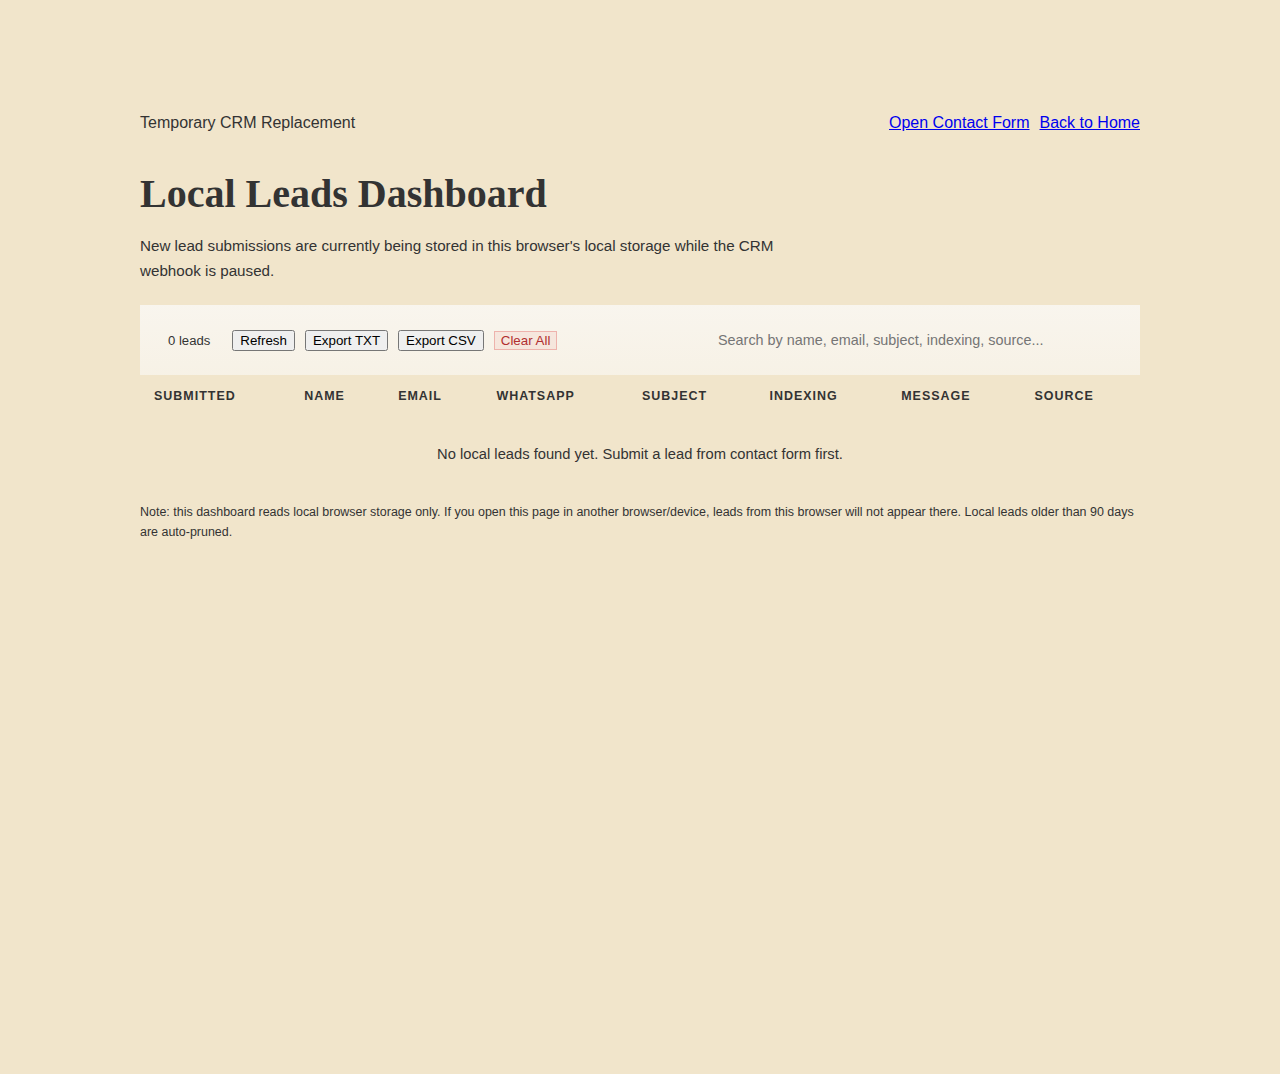
<file: leads.html>
<!DOCTYPE html>
<html lang="en">
<head>
  <meta charset="UTF-8">
  <meta name="viewport" content="width=device-width, initial-scale=1.0">
  <title>Local Leads - HandWriters Publication</title>
  <meta name="description" content="Temporary local leads dashboard while CRM webhook is paused.">
  <link rel="icon" type="image/png" href="lo.png">
  <link rel="stylesheet" href="style.css">
  <style>
    .leads-shell {
      padding: 110px 0 64px;
      min-height: 100vh;
      background:
        radial-gradient(ellipse at top right, rgba(184, 136, 42, 0.08), transparent 45%),
        radial-gradient(ellipse at bottom left, rgba(18, 36, 58, 0.06), transparent 40%),
        var(--ivory);
    }

    .leads-header {
      display: flex;
      justify-content: space-between;
      align-items: flex-start;
      gap: 16px;
      margin-bottom: 22px;
      flex-wrap: wrap;
    }

    .leads-header h1 {
      font-size: clamp(1.6rem, 3.5vw, 2.5rem);
      margin-bottom: 8px;
      color: var(--ink);
    }

    .leads-header p {
      color: var(--text-muted);
      max-width: 680px;
      font-size: 0.95rem;
      margin: 0;
    }

    .leads-panel {
      background: var(--white);
      border: 1px solid var(--border-soft);
      border-radius: var(--radius-lg);
      box-shadow: var(--shadow-md);
      overflow: hidden;
    }

    .leads-toolbar {
      padding: 16px;
      border-bottom: 1px solid var(--border-soft);
      display: flex;
      gap: 12px;
      flex-wrap: wrap;
      align-items: center;
      justify-content: space-between;
      background: linear-gradient(180deg, rgba(250, 248, 244, 0.85), rgba(250, 248, 244, 0.65));
    }

    .leads-toolbar-left,
    .leads-toolbar-right {
      display: flex;
      gap: 10px;
      flex-wrap: wrap;
      align-items: center;
    }

    .leads-count {
      font-size: 0.82rem;
      color: var(--text-muted);
      padding: 8px 12px;
      border-radius: 999px;
      background: var(--cream);
      border: 1px solid var(--border-soft);
    }

    .leads-search {
      min-width: 280px;
      width: min(420px, 92vw);
    }

    .leads-search input {
      width: 100%;
      border: 1px solid var(--border-soft);
      border-radius: 12px;
      padding: 11px 14px;
      font-size: 0.9rem;
      color: var(--text-dark);
      background: var(--white);
    }

    .leads-search input:focus {
      outline: none;
      border-color: rgba(184, 136, 42, 0.45);
      box-shadow: 0 0 0 3px rgba(184, 136, 42, 0.14);
    }

    .leads-table-wrap {
      width: 100%;
      overflow: auto;
    }

    .leads-table {
      width: 100%;
      border-collapse: collapse;
      min-width: 980px;
    }

    .leads-table thead th {
      position: sticky;
      top: 0;
      background: var(--cream);
      color: var(--ink-mid);
      font-size: 0.78rem;
      letter-spacing: 0.08em;
      text-transform: uppercase;
      text-align: left;
      padding: 12px 14px;
      border-bottom: 1px solid var(--border-soft);
      white-space: nowrap;
    }

    .leads-table tbody td {
      padding: 12px 14px;
      font-size: 0.86rem;
      border-bottom: 1px solid rgba(0, 0, 0, 0.05);
      vertical-align: top;
      color: var(--text-body);
    }

    .leads-table tbody tr:hover {
      background: rgba(184, 136, 42, 0.05);
    }

    .lead-message-cell {
      max-width: 260px;
      white-space: normal;
      line-height: 1.5;
    }

    .empty-state {
      padding: 24px;
      text-align: center;
      color: var(--text-muted);
      font-size: 0.92rem;
    }

    .leads-footer-note {
      margin-top: 12px;
      color: var(--text-muted);
      font-size: 0.78rem;
      line-height: 1.6;
    }

    .danger-btn {
      border: 1px solid rgba(224, 82, 82, 0.35);
      color: #b12f2f;
      background: rgba(224, 82, 82, 0.08);
    }

    .danger-btn:hover {
      background: rgba(224, 82, 82, 0.15);
      border-color: rgba(224, 82, 82, 0.5);
      color: #8a1f1f;
    }

    @media (max-width: 900px) {
      .leads-shell {
        padding: 95px 0 42px;
      }

      .leads-toolbar {
        padding: 14px;
      }

      .leads-search {
        width: 100%;
        min-width: 0;
      }

      .leads-toolbar-left,
      .leads-toolbar-right {
        width: 100%;
      }
    }
  </style>
</head>
<body>
  <section class="leads-shell">
    <div class="container">
      <div class="leads-header">
        <div>
          <span class="section-label">Temporary CRM Replacement</span>
          <h1>Local Leads Dashboard</h1>
          <p>New lead submissions are currently being stored in this browser's local storage while the CRM webhook is paused.</p>
        </div>
        <div class="leads-toolbar-right">
          <a href="contact.html" class="btn btn-outline">Open Contact Form</a>
          <a href="index.html" class="btn btn-outline">Back to Home</a>
        </div>
      </div>

      <div class="leads-panel">
        <div class="leads-toolbar">
          <div class="leads-toolbar-left">
            <span id="leadCount" class="leads-count">0 leads</span>
            <button id="refreshBtn" class="btn btn-outline" type="button">Refresh</button>
            <button id="exportTxtBtn" class="btn btn-outline" type="button">Export TXT</button>
            <button id="exportCsvBtn" class="btn btn-outline" type="button">Export CSV</button>
            <button id="clearBtn" class="btn danger-btn" type="button">Clear All</button>
          </div>
          <div class="leads-search">
            <label for="searchInput" class="sr-only" style="position:absolute;left:-10000px;">Search leads</label>
            <input id="searchInput" type="search" placeholder="Search by name, email, subject, indexing, source...">
          </div>
        </div>

        <div class="leads-table-wrap">
          <table class="leads-table">
            <thead>
              <tr>
                <th>Submitted</th>
                <th>Name</th>
                <th>Email</th>
                <th>WhatsApp</th>
                <th>Subject</th>
                <th>Indexing</th>
                <th>Message</th>
                <th>Source</th>
              </tr>
            </thead>
            <tbody id="leadRows"></tbody>
          </table>
          <div id="emptyState" class="empty-state" style="display:none;">No local leads found yet. Submit a lead from contact form first.</div>
        </div>
      </div>

      <p class="leads-footer-note">Note: this dashboard reads local browser storage only. If you open this page in another browser/device, leads from this browser will not appear there. Local leads older than 90 days are auto-pruned.</p>
    </div>
  </section>

  <script>
    (function () {
      'use strict';

      var STORAGE_KEY = 'hwp_local_leads_v1';
      var LEAD_RETENTION_DAYS = 90;
      var MAX_EXPORT_ROWS = 10000;

      var leadRowsEl = document.getElementById('leadRows');
      var emptyStateEl = document.getElementById('emptyState');
      var leadCountEl = document.getElementById('leadCount');
      var searchInput = document.getElementById('searchInput');
      var refreshBtn = document.getElementById('refreshBtn');
      var exportTxtBtn = document.getElementById('exportTxtBtn');
      var exportCsvBtn = document.getElementById('exportCsvBtn');
      var clearBtn = document.getElementById('clearBtn');

      function isLeadWithinRetention(lead) {
        if (!lead || typeof lead !== 'object') return false;
        if (!lead.submitted_at) return true;

        var submittedMs = Date.parse(lead.submitted_at);
        if (Number.isNaN(submittedMs)) return true;

        var retentionMs = LEAD_RETENTION_DAYS * 24 * 60 * 60 * 1000;
        return Date.now() - submittedMs <= retentionMs;
      }

      function readLeads() {
        try {
          var raw = window.localStorage.getItem(STORAGE_KEY);
          if (!raw) return [];
          var parsed = JSON.parse(raw);
          var leads = Array.isArray(parsed) ? parsed.filter(isLeadWithinRetention) : [];

          if (Array.isArray(parsed) && leads.length !== parsed.length) {
            window.localStorage.setItem(STORAGE_KEY, JSON.stringify(leads));
          }

          return leads;
        } catch (_err) {
          return [];
        }
      }

      function formatDateTime(value) {
        if (!value) return '-';
        var d = new Date(value);
        if (Number.isNaN(d.getTime())) return String(value);
        return d.toLocaleString();
      }

      function normalizeText(value) {
        return String(value || '').trim();
      }

      function toSearchBlob(lead) {
        return [
          lead.name,
          lead.email,
          lead.whatsapp,
          lead.subject,
          lead.indexing,
          lead.message,
          lead.source_form,
          lead.source_page
        ].join(' ').toLowerCase();
      }

      function createCell(row, text, className) {
        var td = document.createElement('td');
        td.textContent = text || '-';
        if (className) td.className = className;
        row.appendChild(td);
      }

      function renderRows(leads) {
        leadRowsEl.innerHTML = '';

        if (!leads.length) {
          emptyStateEl.style.display = 'block';
          return;
        }

        emptyStateEl.style.display = 'none';

        leads.forEach(function (lead) {
          var row = document.createElement('tr');
          createCell(row, formatDateTime(lead.submitted_at));
          createCell(row, normalizeText(lead.name));
          createCell(row, normalizeText(lead.email));
          createCell(row, normalizeText(lead.whatsapp));
          createCell(row, normalizeText(lead.subject));
          createCell(row, normalizeText(lead.indexing));
          createCell(row, normalizeText(lead.message), 'lead-message-cell');

          var source = [normalizeText(lead.source_form), normalizeText(lead.source_page)]
            .filter(Boolean)
            .join(' | ');
          createCell(row, source || '-');

          leadRowsEl.appendChild(row);
        });
      }

      function render() {
        var allLeads = readLeads();
        var query = normalizeText(searchInput.value).toLowerCase();
        var filtered = allLeads.filter(function (lead) {
          if (!query) return true;
          return toSearchBlob(lead).indexOf(query) !== -1;
        });

        renderRows(filtered);

        var label = filtered.length + ' lead' + (filtered.length === 1 ? '' : 's');
        if (query) {
          label = label + ' (filtered from ' + allLeads.length + ')';
        }
        leadCountEl.textContent = label;
      }

      function downloadFile(filename, content, mimeType) {
        var blob = new Blob([content], { type: mimeType });
        var url = URL.createObjectURL(blob);
        var a = document.createElement('a');
        a.href = url;
        a.download = filename;
        document.body.appendChild(a);
        a.click();
        a.remove();
        URL.revokeObjectURL(url);
      }

      function exportTxt() {
        var leads = readLeads().slice(0, MAX_EXPORT_ROWS);
        if (!leads.length) {
          window.alert('No local leads available to export.');
          return;
        }

        var lines = leads.map(function (lead, index) {
          return [
            'Lead #' + (index + 1),
            'Submitted: ' + formatDateTime(lead.submitted_at),
            'Name: ' + normalizeText(lead.name),
            'Email: ' + normalizeText(lead.email),
            'WhatsApp: ' + normalizeText(lead.whatsapp),
            'Subject: ' + normalizeText(lead.subject),
            'Indexing: ' + normalizeText(lead.indexing),
            'Message: ' + normalizeText(lead.message),
            'Source Form: ' + normalizeText(lead.source_form),
            'Source Page: ' + normalizeText(lead.source_page)
          ].join('\n');
        });

        var content = lines.join('\n\n----------------------------------------\n\n');
        downloadFile('leads-local-export.txt', content, 'text/plain;charset=utf-8');
      }

      function csvEscape(value) {
        var text = String(value || '');
        if (/^[=+\-@]/.test(text)) {
          text = "'" + text;
        }
        if (text.indexOf('"') !== -1 || text.indexOf(',') !== -1 || text.indexOf('\n') !== -1) {
          return '"' + text.replace(/"/g, '""') + '"';
        }
        return text;
      }

      function exportCsv() {
        var leads = readLeads().slice(0, MAX_EXPORT_ROWS);
        if (!leads.length) {
          window.alert('No local leads available to export.');
          return;
        }

        var header = ['submitted_at', 'name', 'email', 'whatsapp', 'subject', 'indexing', 'message', 'source_form', 'source_page'];
        var rows = [header.join(',')];

        leads.forEach(function (lead) {
          rows.push([
            csvEscape(lead.submitted_at),
            csvEscape(lead.name),
            csvEscape(lead.email),
            csvEscape(lead.whatsapp),
            csvEscape(lead.subject),
            csvEscape(lead.indexing),
            csvEscape(lead.message),
            csvEscape(lead.source_form),
            csvEscape(lead.source_page)
          ].join(','));
        });

        downloadFile('leads-local-export.csv', rows.join('\n'), 'text/csv;charset=utf-8');
      }

      function clearAll() {
        var ok = window.confirm('Delete all locally saved leads from this browser? This cannot be undone.');
        if (!ok) return;

        window.localStorage.removeItem(STORAGE_KEY);
        render();
      }

      searchInput.addEventListener('input', render);
      refreshBtn.addEventListener('click', render);
      exportTxtBtn.addEventListener('click', exportTxt);
      exportCsvBtn.addEventListener('click', exportCsv);
      clearBtn.addEventListener('click', clearAll);

      render();
    })();
  </script>
</body>
</html>
</file>
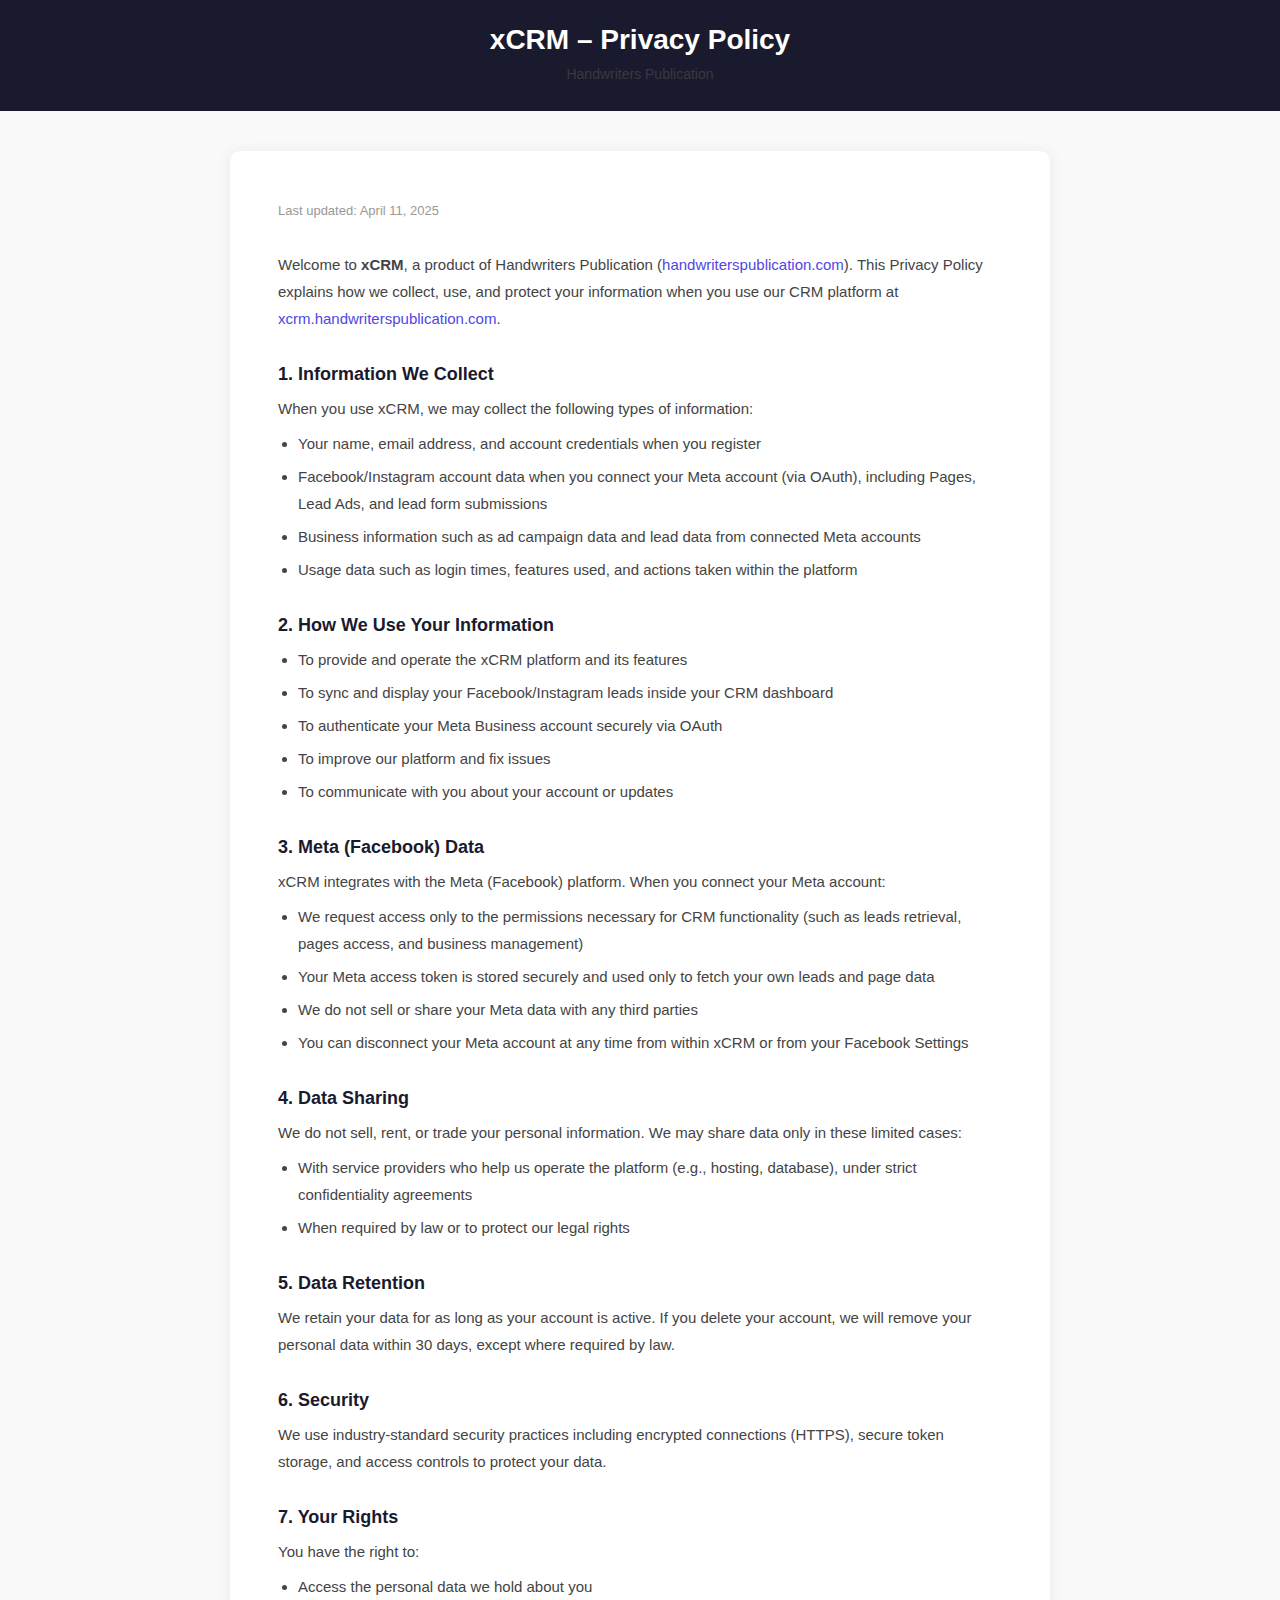
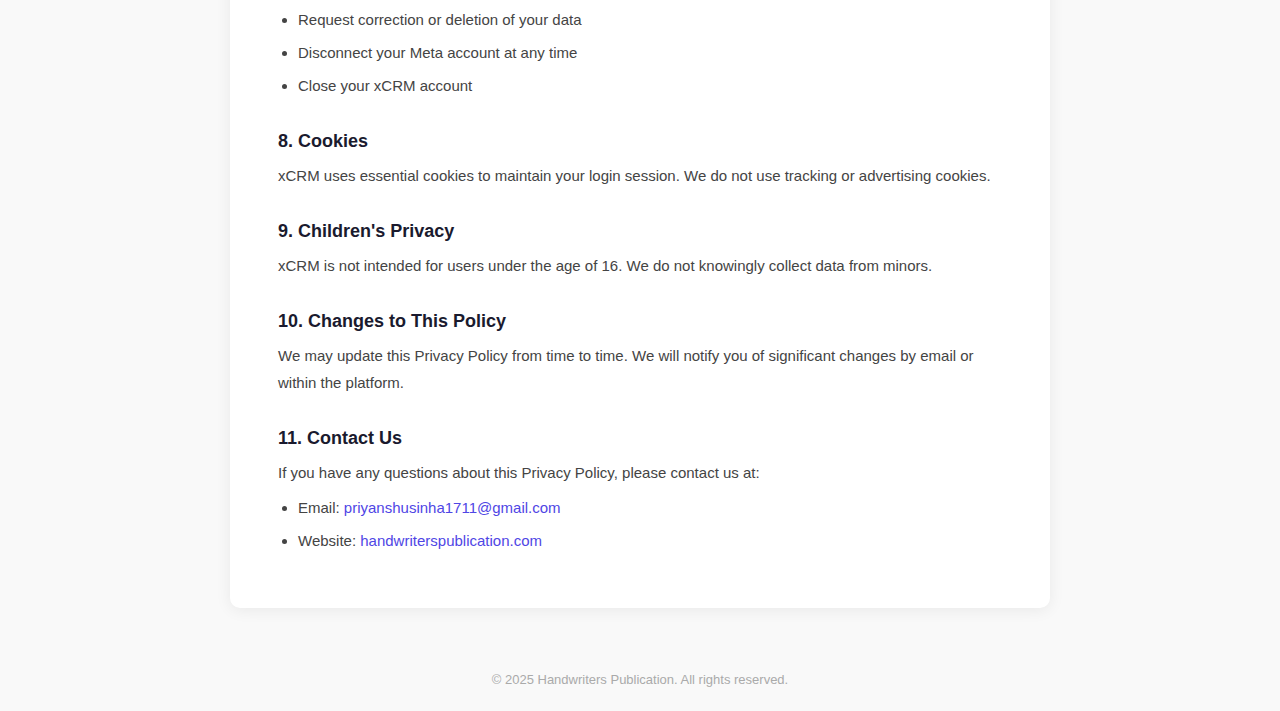
<file: privacy.html>
<!DOCTYPE html>
<html lang="en">
<head>
  <meta charset="UTF-8" />
  <meta name="viewport" content="width=device-width, initial-scale=1.0"/>
  <title>Privacy Policy – xCRM</title>
  <style>
    * { margin: 0; padding: 0; box-sizing: border-box; }
    body { font-family: 'Segoe UI', Arial, sans-serif; background: #f9f9f9; color: #333; }
    header { background: #1a1a2e; color: white; padding: 24px 0; text-align: center; }
    header h1 { font-size: 28px; }
    header p { font-size: 14px; margin-top: 6px; opacity: 0.75; }
    .container { max-width: 820px; margin: 40px auto; background: white; border-radius: 10px; padding: 48px; box-shadow: 0 2px 16px rgba(0,0,0,0.07); }
    h2 { font-size: 18px; color: #1a1a2e; margin: 32px 0 10px; }
    p, li { font-size: 15px; line-height: 1.8; color: #444; }
    ul { padding-left: 20px; margin-top: 8px; }
    li { margin-bottom: 6px; }
    a { color: #4f46e5; text-decoration: none; }
    a:hover { text-decoration: underline; }
    .last-updated { font-size: 13px; color: #999; margin-bottom: 28px; }
    footer { text-align: center; padding: 24px; font-size: 13px; color: #aaa; }
  </style>
</head>
<body>

<header>
  <h1>xCRM – Privacy Policy</h1>
  <p>Handwriters Publication</p>
</header>

<div class="container">
  <p class="last-updated">Last updated: April 11, 2025</p>

  <p>Welcome to <strong>xCRM</strong>, a product of Handwriters Publication (<a href="https://handwriterspublication.com">handwriterspublication.com</a>). This Privacy Policy explains how we collect, use, and protect your information when you use our CRM platform at <a href="https://xcrm.handwriterspublication.com">xcrm.handwriterspublication.com</a>.</p>

  <h2>1. Information We Collect</h2>
  <p>When you use xCRM, we may collect the following types of information:</p>
  <ul>
    <li>Your name, email address, and account credentials when you register</li>
    <li>Facebook/Instagram account data when you connect your Meta account (via OAuth), including Pages, Lead Ads, and lead form submissions</li>
    <li>Business information such as ad campaign data and lead data from connected Meta accounts</li>
    <li>Usage data such as login times, features used, and actions taken within the platform</li>
  </ul>

  <h2>2. How We Use Your Information</h2>
  <ul>
    <li>To provide and operate the xCRM platform and its features</li>
    <li>To sync and display your Facebook/Instagram leads inside your CRM dashboard</li>
    <li>To authenticate your Meta Business account securely via OAuth</li>
    <li>To improve our platform and fix issues</li>
    <li>To communicate with you about your account or updates</li>
  </ul>

  <h2>3. Meta (Facebook) Data</h2>
  <p>xCRM integrates with the Meta (Facebook) platform. When you connect your Meta account:</p>
  <ul>
    <li>We request access only to the permissions necessary for CRM functionality (such as leads retrieval, pages access, and business management)</li>
    <li>Your Meta access token is stored securely and used only to fetch your own leads and page data</li>
    <li>We do not sell or share your Meta data with any third parties</li>
    <li>You can disconnect your Meta account at any time from within xCRM or from your Facebook Settings</li>
  </ul>

  <h2>4. Data Sharing</h2>
  <p>We do not sell, rent, or trade your personal information. We may share data only in these limited cases:</p>
  <ul>
    <li>With service providers who help us operate the platform (e.g., hosting, database), under strict confidentiality agreements</li>
    <li>When required by law or to protect our legal rights</li>
  </ul>

  <h2>5. Data Retention</h2>
  <p>We retain your data for as long as your account is active. If you delete your account, we will remove your personal data within 30 days, except where required by law.</p>

  <h2>6. Security</h2>
  <p>We use industry-standard security practices including encrypted connections (HTTPS), secure token storage, and access controls to protect your data.</p>

  <h2>7. Your Rights</h2>
  <p>You have the right to:</p>
  <ul>
    <li>Access the personal data we hold about you</li>
    <li>Request correction or deletion of your data</li>
    <li>Disconnect your Meta account at any time</li>
    <li>Close your xCRM account</li>
  </ul>

  <h2>8. Cookies</h2>
  <p>xCRM uses essential cookies to maintain your login session. We do not use tracking or advertising cookies.</p>

  <h2>9. Children's Privacy</h2>
  <p>xCRM is not intended for users under the age of 16. We do not knowingly collect data from minors.</p>

  <h2>10. Changes to This Policy</h2>
  <p>We may update this Privacy Policy from time to time. We will notify you of significant changes by email or within the platform.</p>

  <h2>11. Contact Us</h2>
  <p>If you have any questions about this Privacy Policy, please contact us at:</p>
  <ul>
    <li>Email: <a href="mailto:priyanshusinha1711@gmail.com">priyanshusinha1711@gmail.com</a></li>
    <li>Website: <a href="https://handwriterspublication.com">handwriterspublication.com</a></li>
  </ul>
</div>

<footer>
  &copy; 2025 Handwriters Publication. All rights reserved.
</footer>

</body>
</html>
</file>
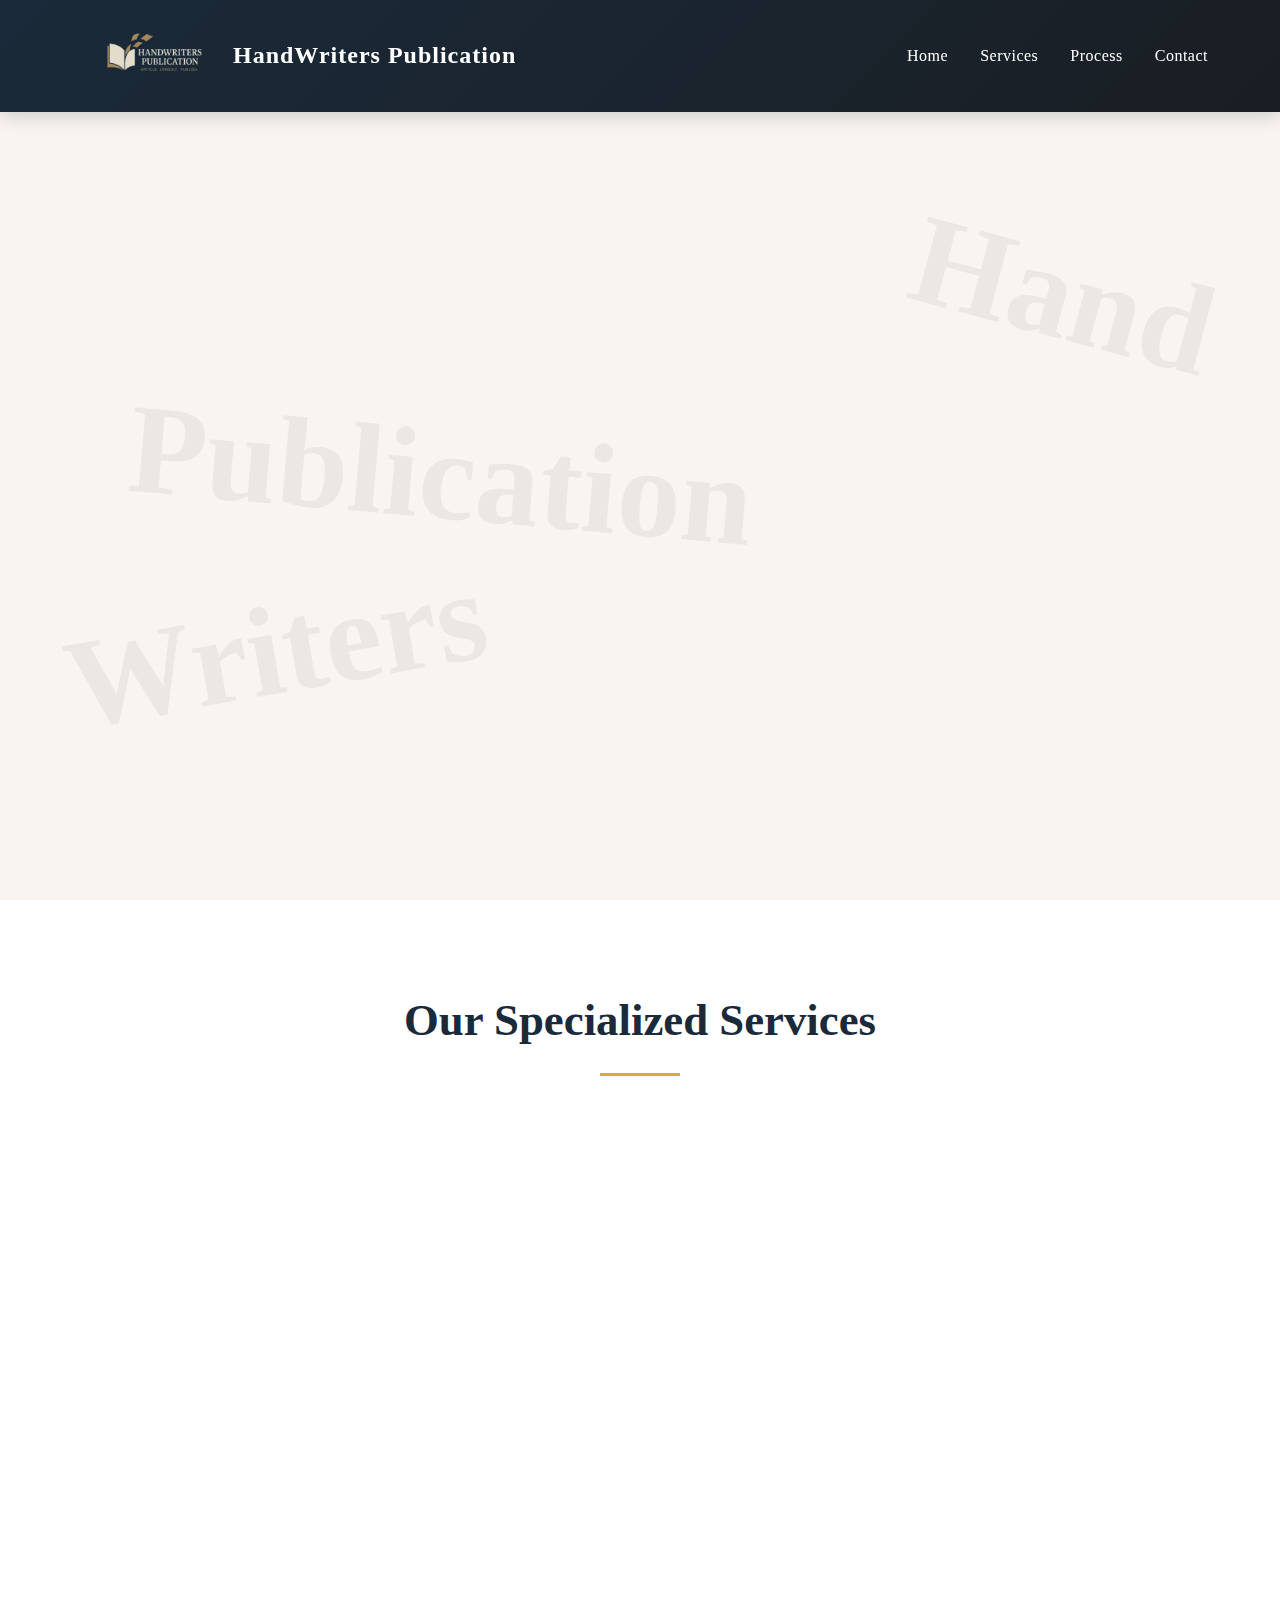
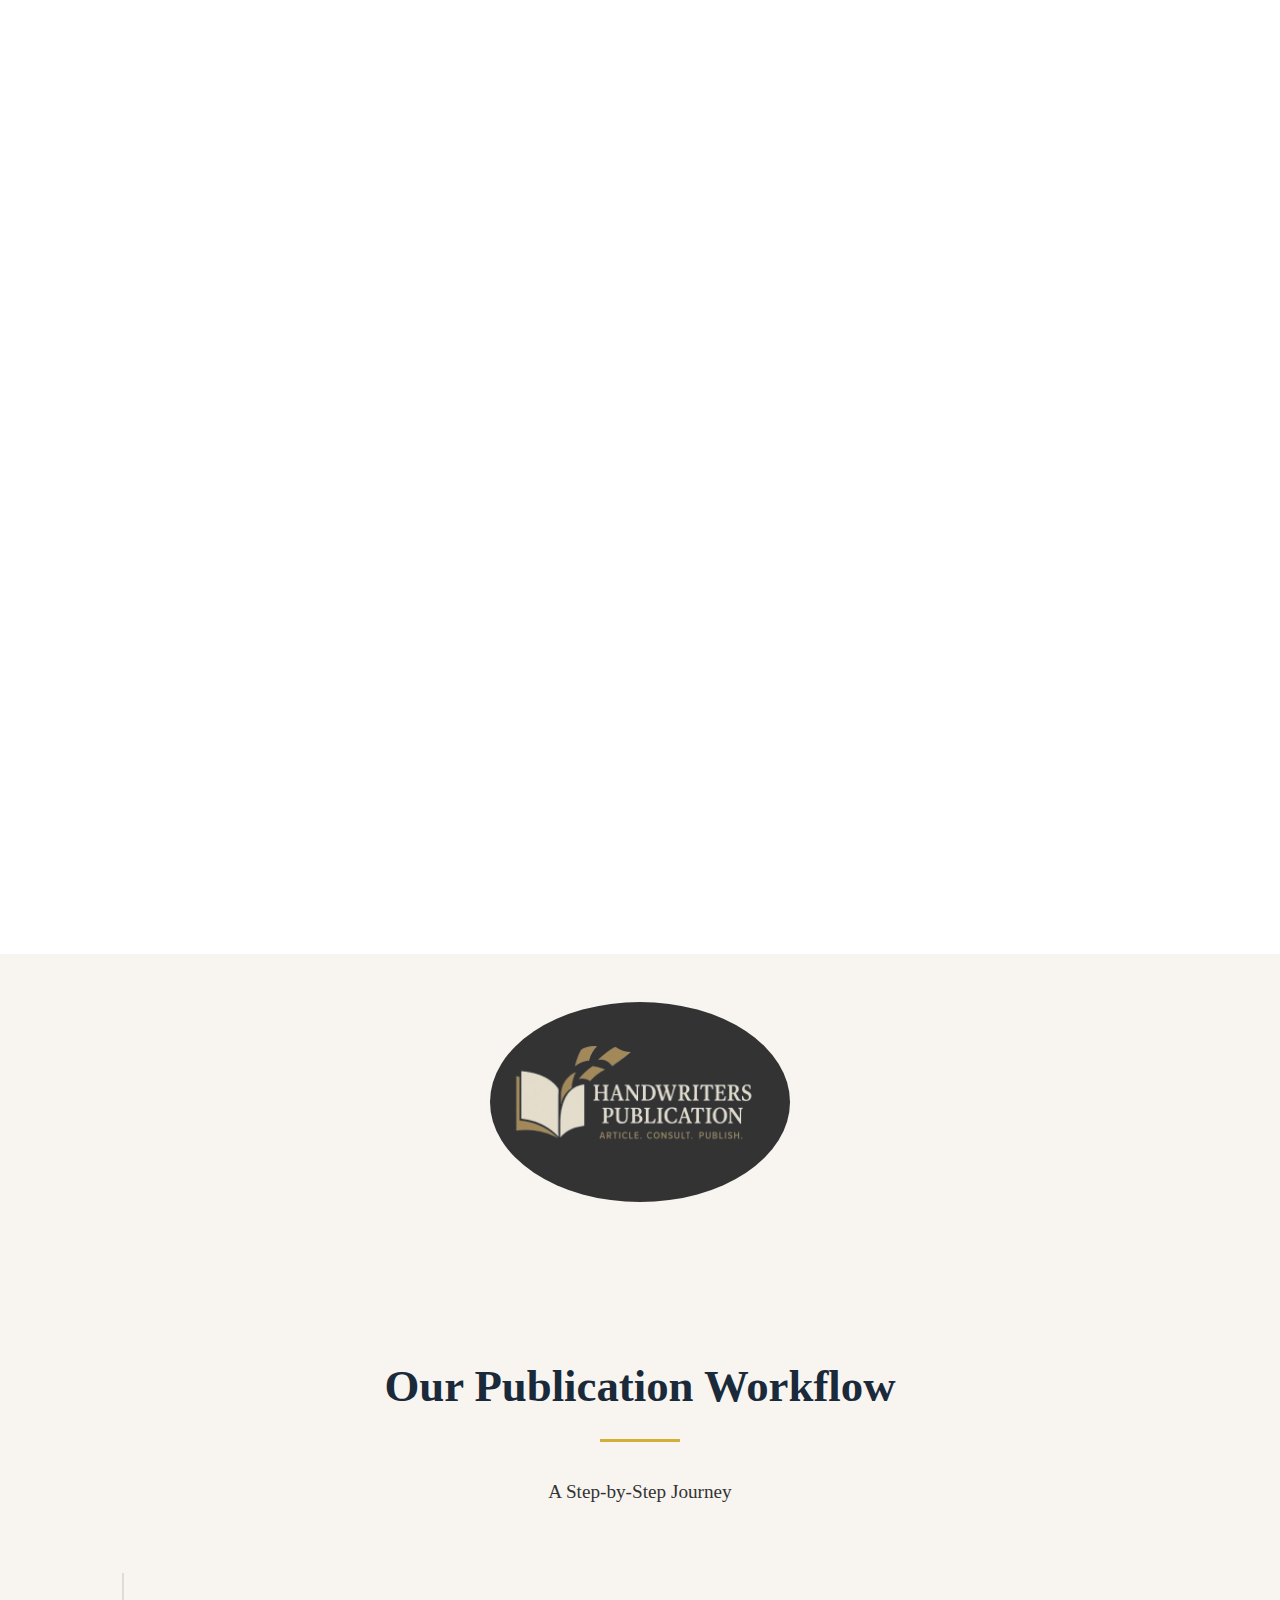
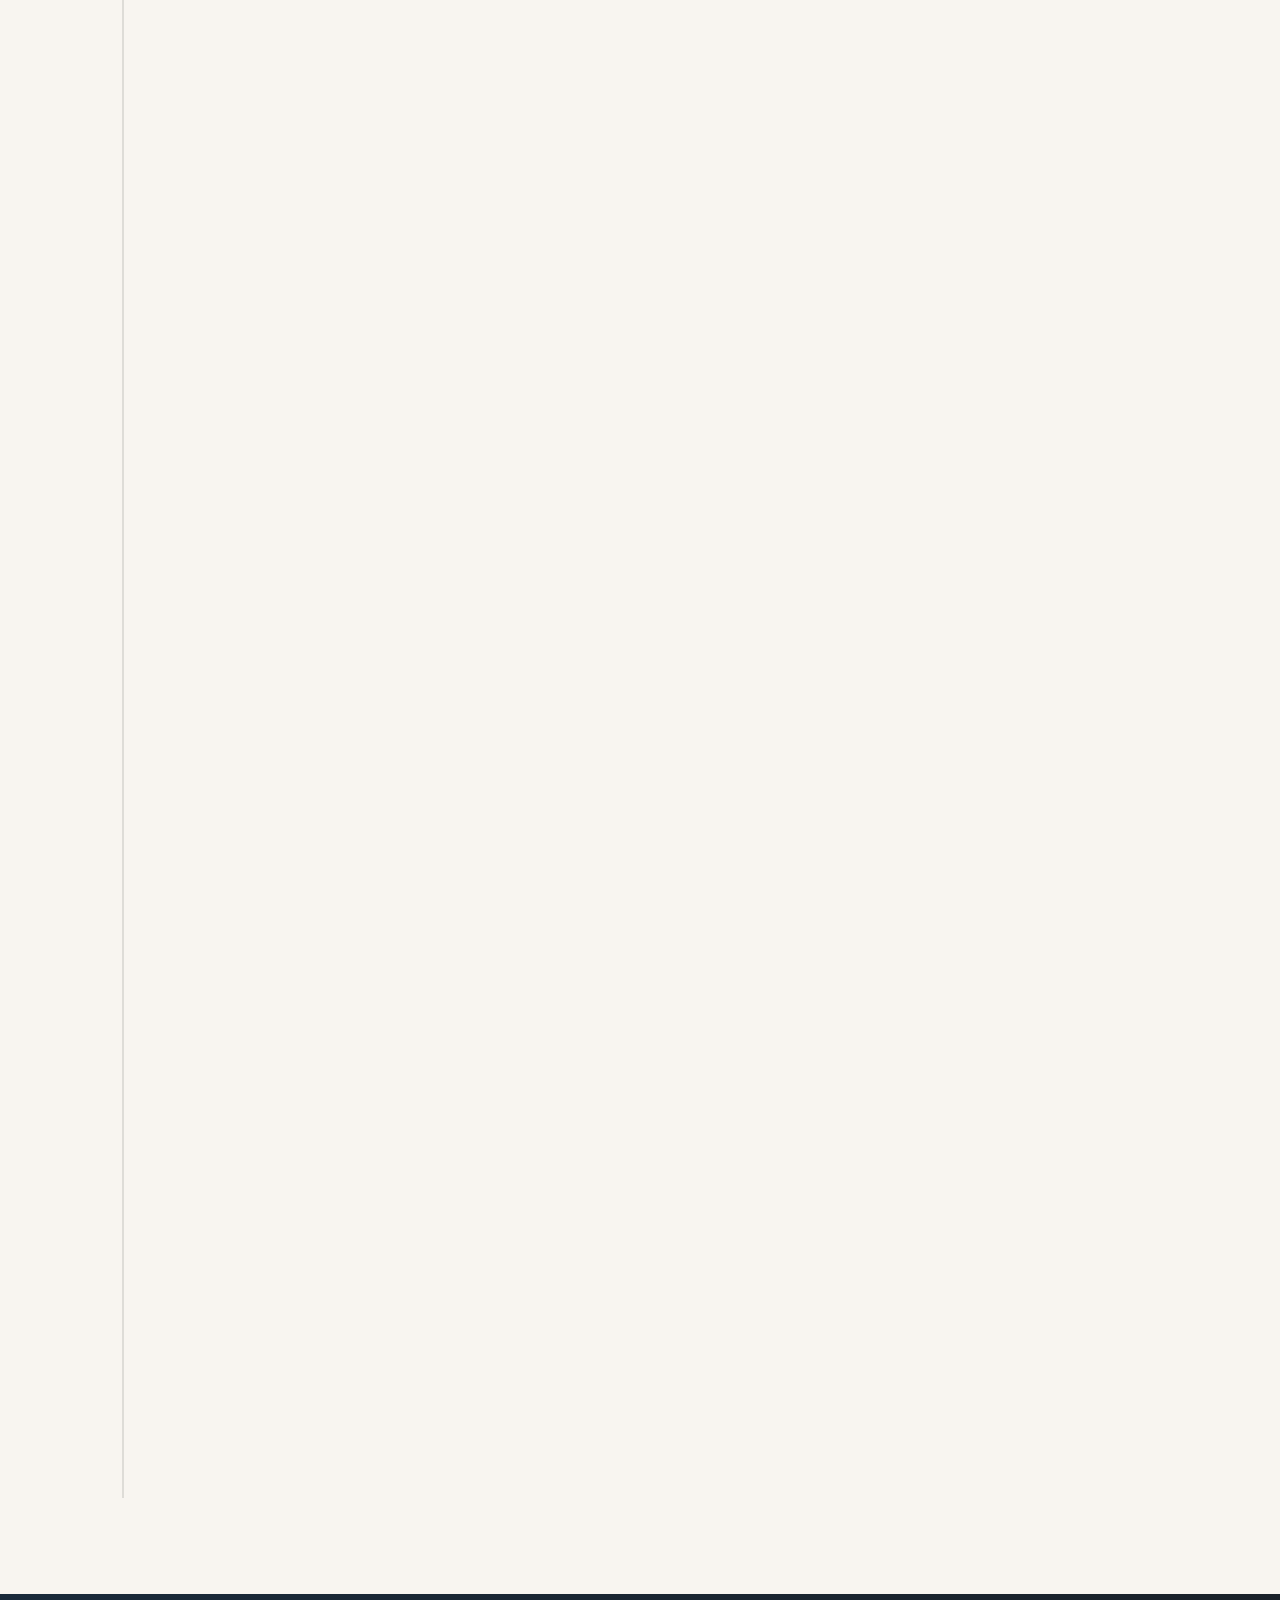
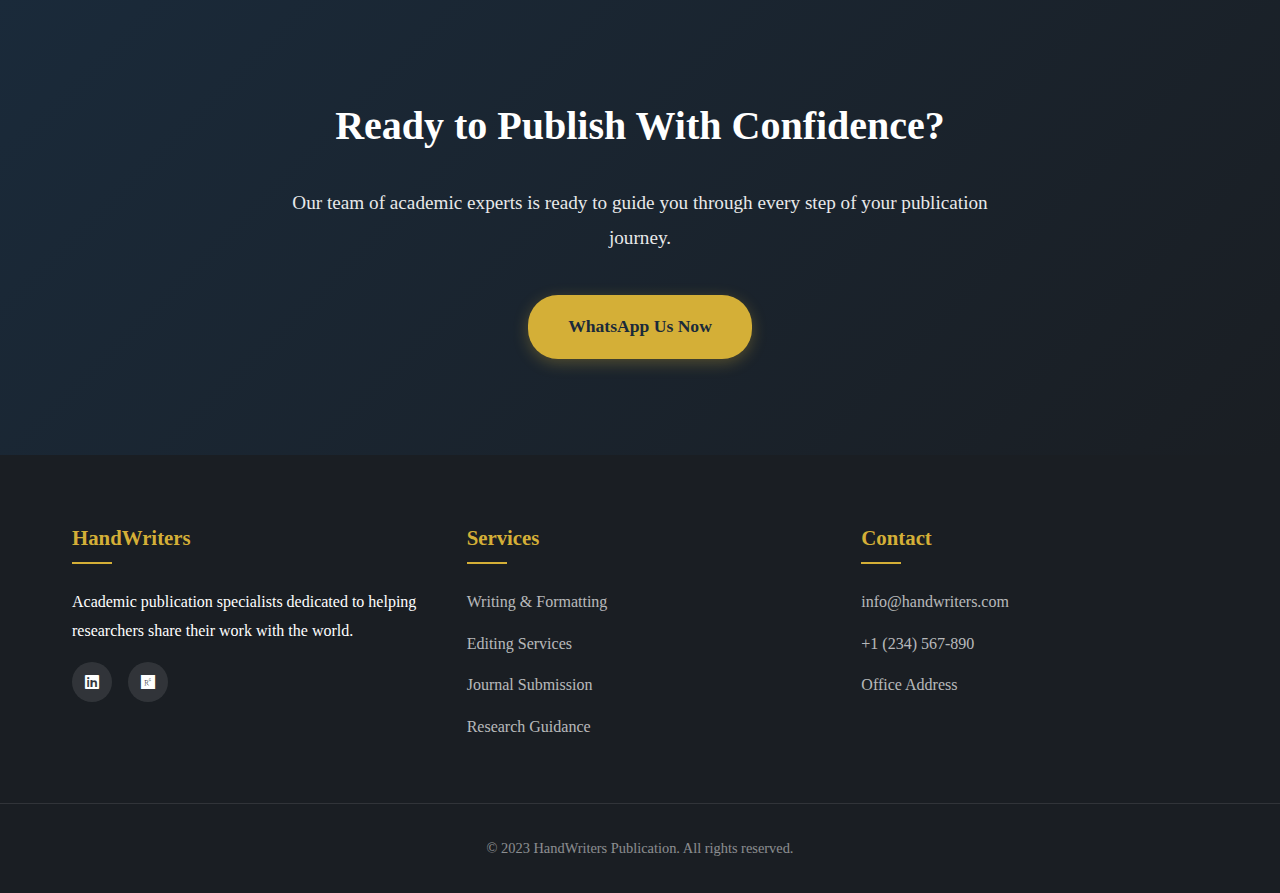
<file: services.html>
<!DOCTYPE html>
<html lang="en">
<head>
    <meta charset="UTF-8">
    <meta name="viewport" content="width=device-width, initial-scale=1.0">
    <title>HandWriters Publication | Academic Excellence</title>
    <link rel="stylesheet" href="https://cdnjs.cloudflare.com/ajax/libs/font-awesome/6.4.0/css/all.min.css">
    
    <style>
        :root {
            --primary: #1a2a3a;
            --secondary: #d4af37;
            --accent: #8b5a2b;
            --light: #f8f5f0;
            --dark: #1a1e23;
            --text: #333333;
            --highlight: #3a5a78;
        }
        
        * {
            margin: 0;
            padding: 0;
            box-sizing: border-box;
            font-family: 'Cormorant Garamond', 'Georgia', serif;
        }
        
        @font-face {
            font-family: 'Cormorant Garamond';
            src: url('https://fonts.googleapis.com/css2?family=Cormorant+Garamond:wght@400;500;600;700&display=swap');
        }
        
        body {
            background-color: var(--light);
            color: var(--text);
            overflow-x: hidden;
            line-height: 1.8;
        }
        .logo img {
    height: 80px;
    transition: height 0.3s ease;
    margin-left: 25px;
}
        /* Header Styles */
        header {
            background: linear-gradient(135deg, var(--primary), var(--dark));
            color: white;
            padding: 1rem 0;
            position: fixed;
            width: 100%;
            z-index: 1000;
            box-shadow: 0 2px 20px rgba(0,0,0,0.2);
            transition: all 0.3s ease;
        }
        
        .header-container {
            max-width: 1200px;
            margin: 0 auto;
            padding: 0 2rem;
            display: flex;
            justify-content: space-between;
            align-items: center;
        }
        
        .logo {
            display: flex;
            align-items: center;
            gap: 1rem;
        }
        
        .logo-img {
            width: 50px;
            height: 50px;
            background-color: var(--secondary);
            border-radius: 50%;
            display: flex;
            justify-content: center;
            align-items: center;
            font-weight: bold;
            color: var(--primary);
            font-size: 1.2rem;
        }
        
        .logo-text {
            font-size: 1.5rem;
            font-weight: 600;
            letter-spacing: 1px;
        }
        
        nav ul {
            display: flex;
            list-style: none;
            gap: 2rem;
        }
        
        nav a {
            color: white;
            text-decoration: none;
            font-weight: 500;
            letter-spacing: 0.5px;
            position: relative;
            padding: 0.5rem 0;
            transition: all 0.3s ease;
        }
        
        nav a:after {
            content: '';
            position: absolute;
            width: 0;
            height: 2px;
            bottom: 0;
            left: 0;
            background-color: var(--secondary);
            transition: width 0.3s ease;
        }
        
        nav a:hover:after {
            width: 100%;
        }
        
        /* Hero Section */
        .hero {
            height: 100vh;
            display: flex;
            align-items: center;
            position: relative;
            overflow: hidden;
            padding-top: 80px;
        }
        
        .hero::before {
            content: '';
            position: absolute;
            top: 0;
            left: 0;
            width: 100%;
            height: 100%;
            background: url('https://images.unsplash.com/photo-1454165804606-c3d57bc86b40?ixlib=rb-1.2.1&auto=format&fit=crop&w=1350&q=80') no-repeat center center/cover;
            opacity: 0.15;
            z-index: -1;
        }
        
        .hero-content {
            max-width: 1200px;
            margin: 0 auto;
            padding: 0 2rem;
            position: relative;
            z-index: 1;
        }
        
        .hero h1 {
            font-size: 4rem;
            font-weight: 600;
            margin-bottom: 1.5rem;
            line-height: 1.2;
            color: var(--primary);
            opacity: 0;
            transform: translateY(30px);
            animation: fadeInUp 1s ease forwards;
        }
        
        .hero p {
            font-size: 1.3rem;
            max-width: 700px;
            margin-bottom: 2.5rem;
            opacity: 0;
            transform: translateY(30px);
            animation: fadeInUp 1s ease 0.3s forwards;
        }
        
        .hero-btn {
            display: inline-block;
            background-color: var(--secondary);
            color: var(--primary);
            padding: 1rem 2rem;
            border-radius: 30px;
            text-decoration: none;
            font-weight: 600;
            transition: all 0.3s ease;
            opacity: 0;
            transform: translateY(30px);
            animation: fadeInUp 1s ease 0.6s forwards;
            box-shadow: 0 4px 15px rgba(212, 175, 55, 0.3);
        }
        
        .hero-btn:hover {
            transform: translateY(-5px);
            box-shadow: 0 8px 25px rgba(212, 175, 55, 0.4);
        }
        
        /* Decorative Elements */
        .decorative-text {
            position: absolute;
            color: rgba(0,0,0,0.05);
            font-size: 8rem;
            font-weight: 700;
            z-index: -1;
            pointer-events: none;
            user-select: none;
        }
        
        .text-1 {
            top: 20%;
            right: 5%;
            transform: rotate(15deg);
        }
        
        .text-2 {
            bottom: 15%;
            left: 5%;
            transform: rotate(-10deg);
        }
        
        .text-3 {
            top: 40%;
            left: 10%;
            transform: rotate(5deg);
        }
        
        /* Services Section */
        .services {
            padding: 5rem 0;
            background-color: white;
            position: relative;
            overflow: hidden;
        }
        
        .services::before {
            content: '';
            position: absolute;
            top: -100px;
            left: 0;
            width: 100%;
            height: 100px;
            background: linear-gradient(to bottom, transparent, white);
        }
        
        .section-title {
            text-align: center;
            font-size: 2.8rem;
            margin-bottom: 3rem;
            color: var(--primary);
            position: relative;
        }
        
        .section-title:after {
            content: '';
            position: absolute;
            width: 80px;
            height: 3px;
            background-color: var(--secondary);
            bottom: -15px;
            left: 50%;
            transform: translateX(-50%);
        }
        
        .services-container {
            max-width: 1200px;
            margin: 0 auto;
            padding: 0 2rem;
            display: grid;
            grid-template-columns: repeat(auto-fit, minmax(350px, 1fr));
            gap: 2rem;
        }
        
        .service-card {
            background: white;
            border-radius: 10px;
            overflow: hidden;
            box-shadow: 0 15px 30px rgba(0,0,0,0.05);
            transition: all 0.5s cubic-bezier(0.175, 0.885, 0.32, 1.275);
            opacity: 0;
            transform: translateY(50px) scale(0.95);
            border: 1px solid rgba(0,0,0,0.05);
        }
        
        .service-card:nth-child(1) { animation: cardAppear 1s ease 0.2s forwards; }
        .service-card:nth-child(2) { animation: cardAppear 1s ease 0.4s forwards; }
        .service-card:nth-child(3) { animation: cardAppear 1s ease 0.6s forwards; }
        .service-card:nth-child(4) { animation: cardAppear 1s ease 0.8s forwards; }
        .service-card:nth-child(5) { animation: cardAppear 1s ease 1s forwards; }
        
        .service-card:hover {
            transform: translateY(-10px) scale(1.02) !important;
            box-shadow: 0 25px 50px rgba(0,0,0,0.1);
            border-color: rgba(212, 175, 55, 0.3);
        }
        
        .service-icon {
            height: 200px;
            background: linear-gradient(135deg, var(--primary), var(--highlight));
            display: flex;
            justify-content: center;
            align-items: center;
            color: white;
            font-size: 4rem;
            position: relative;
            overflow: hidden;
        }
        
        .service-icon i {
            position: relative;
            z-index: 2;
            opacity: 0.9;
        }
        
        .service-icon::after {
            content: '';
            position: absolute;
            width: 200px;
            height: 200px;
            background-color: var(--secondary);
            border-radius: 50%;
            top: -50px;
            right: -50px;
            opacity: 0.15;
        }
        
        .service-content {
            padding: 2rem;
        }
        
        .service-content h3 {
            font-size: 1.5rem;
            margin-bottom: 1rem;
            color: var(--primary);
            font-weight: 600;
        }
        
        .service-features {
            list-style: none;
            margin-top: 1.5rem;
        }
        
        .service-features li {
            margin-bottom: 0.8rem;
            position: relative;
            padding-left: 1.8rem;
        }
        
        .service-features li::before {
            content: '✓';
            position: absolute;
            left: 0;
            color: var(--secondary);
            font-weight: bold;
        }
        
        /* Process Section */
        .process {
            padding: 6rem 0;
            background-color: var(--light);
            position: relative;
        }
        
        .process-container {
            max-width: 1200px;
            margin: 0 auto;
            padding: 0 2rem;
        }
        
        .process-steps {
            display: flex;
            flex-direction: column;
            gap: 3rem;
            position: relative;
            margin-top: 4rem;
        }
        
        .process-line {
            position: absolute;
            left: 50px;
            top: 0;
            bottom: 0;
            width: 2px;
            background-color: rgba(0,0,0,0.1);
            z-index: 1;
        }
        
        .process-line-progress {
            position: absolute;
            top: 0;
            left: 0;
            width: 100%;
            height: 0;
            background: linear-gradient(to bottom, var(--secondary), var(--accent));
            transition: height 0.5s ease;
        }
        
        .process-step {
            display: flex;
            gap: 3rem;
            position: relative;
            z-index: 2;
            opacity: 0;
            transform: translateX(-50px);
            transition: all 0.8s ease;
        }
        
        .process-step:nth-child(even) {
            flex-direction: row-reverse;
            text-align: right;
            margin-left: auto;
            transform: translateX(50px);
        }
        
        .process-step.active {
            opacity: 1;
            transform: translateX(0);
        }
        
        .step-number {
            width: 100px;
            height: 100px;
            flex-shrink: 0;
            background-color: var(--primary);
            color: var(--secondary);
            border-radius: 50%;
            display: flex;
            justify-content: center;
            align-items: center;
            font-size: 2.5rem;
            font-weight: bold;
            box-shadow: 0 10px 30px rgba(0,0,0,0.1);
            position: relative;
            border: 5px solid var(--light);
        }
        
        .step-number::after {
            content: '';
            position: absolute;
            width: 130px;
            height: 130px;
            border: 1px dashed var(--secondary);
            border-radius: 50%;
            animation: pulse 3s infinite ease-in-out;
        }
        
        .step-content {
            background-color: white;
            padding: 2rem;
            border-radius: 10px;
            box-shadow: 0 10px 30px rgba(0,0,0,0.05);
            max-width: 500px;
            position: relative;
            flex-grow: 1;
        }
        
        .step-content h3 {
            font-size: 1.5rem;
            margin-bottom: 1rem;
            color: var(--primary);
            font-weight: 600;
        }
        
        .step-content p {
            color: var(--text);
        }
        
        /* CTA Section */
        .cta {
            padding: 6rem 0;
            background: linear-gradient(135deg, var(--primary), var(--dark));
            color: white;
            text-align: center;
            position: relative;
            overflow: hidden;
        }
        
        .cta::before {
            content: '';
            position: absolute;
            top: 0;
            left: 0;
            width: 100%;
            height: 100%;
            background: url('https://images.unsplash.com/photo-1450101499163-c8848c66ca85?ixlib=rb-1.2.1&auto=format&fit=crop&w=1350&q=80') no-repeat center center/cover;
            opacity: 0.1;
            z-index: 0;
        }
        
        .cta-container {
            max-width: 800px;
            margin: 0 auto;
            padding: 0 2rem;
            position: relative;
            z-index: 1;
        }
        
        .cta h2 {
            font-size: 2.5rem;
            margin-bottom: 1.5rem;
        }
        
        .cta p {
            font-size: 1.2rem;
            margin-bottom: 2.5rem;
            opacity: 0.9;
        }
        
        .cta-btn {
            display: inline-block;
            background-color: var(--secondary);
            color: var(--primary);
            padding: 1rem 2.5rem;
            border-radius: 30px;
            text-decoration: none;
            font-weight: 600;
            font-size: 1.1rem;
            transition: all 0.3s ease;
            box-shadow: 0 4px 15px rgba(212, 175, 55, 0.3);
        }
        
        .cta-btn:hover {
            transform: translateY(-5px);
            box-shadow: 0 8px 25px rgba(212, 175, 55, 0.4);
        }
        
        /* Logo Showcase */
        .logo-showcase {
            padding: 3rem 0;
            background-color: var(--light);
            text-align: center;
        }
        
        .logo-showcase img {
            max-width: 300px;
            height: auto;
            margin: 0 auto;
            display: block;
        }
        
        /* Back to Top Button */
        .back-to-top {
            position: fixed;
            bottom: 30px;
            right: 30px;
            width: 50px;
            height: 50px;
            background-color: var(--secondary);
            color: var(--primary);
            border-radius: 50%;
            display: flex;
            justify-content: center;
            align-items: center;
            font-size: 1.2rem;
            cursor: pointer;
            opacity: 0;
            visibility: hidden;
            transition: all 0.3s ease;
            z-index: 999;
            box-shadow: 0 2px 10px rgba(0,0,0,0.1);
        }
        
        .back-to-top.visible {
            opacity: 1;
            visibility: visible;
        }
        
        .back-to-top:hover {
            transform: translateY(-5px);
            box-shadow: 0 5px 15px rgba(0,0,0,0.2);
        }
        
        /* Footer */
        footer {
            background-color: var(--dark);
            color: white;
            padding: 4rem 0 2rem;
        }
        
        .footer-container {
            max-width: 1200px;
            margin: 0 auto;
            padding: 0 2rem;
            display: grid;
            grid-template-columns: repeat(auto-fit, minmax(250px, 1fr));
            gap: 3rem;
        }
        
        .footer-col h3 {
            font-size: 1.3rem;
            margin-bottom: 1.5rem;
            color: var(--secondary);
            position: relative;
            padding-bottom: 0.5rem;
        }
        
        .footer-col h3::after {
            content: '';
            position: absolute;
            width: 40px;
            height: 2px;
            background-color: var(--secondary);
            bottom: 0;
            left: 0;
        }
        
        .footer-col ul {
            list-style: none;
        }
        
        .footer-col li {
            margin-bottom: 0.8rem;
        }
        
        .footer-col a {
            color: rgba(255,255,255,0.7);
            text-decoration: none;
            transition: all 0.3s ease;
        }
        
        .footer-col a:hover {
            color: var(--secondary);
            padding-left: 5px;
        }
        
        .social-links {
            display: flex;
            gap: 1rem;
            margin-top: 1rem;
        }
        
        .social-links a {
            display: flex;
            align-items: center;
            justify-content: center;
            width: 40px;
            height: 40px;
            background-color: rgba(255,255,255,0.1);
            border-radius: 50%;
            color: white;
            transition: all 0.3s ease;
        }
        
        .social-links a:hover {
            background-color: var(--secondary);
            color: var(--primary);
            transform: translateY(-3px);
        }
        
        .copyright {
            text-align: center;
            margin-top: 3rem;
            padding-top: 2rem;
            border-top: 1px solid rgba(255,255,255,0.1);
            color: rgba(255,255,255,0.5);
            font-size: 0.9rem;
        }
        
        /* Animations */
        @keyframes fadeInUp {
            from {
                opacity: 0;
                transform: translateY(30px);
            }
            to {
                opacity: 1;
                transform: translateY(0);
            }
        }
        
        @keyframes cardAppear {
            to {
                opacity: 1;
                transform: translateY(0) scale(1);
            }
        }
        
        @keyframes pulse {
            0% {
                transform: scale(1);
                opacity: 0.7;
            }
            50% {
                transform: scale(1.05);
                opacity: 0.4;
            }
            100% {
                transform: scale(1);
                opacity: 0.7;
            }
        }
        
        /* Responsive */
        @media (max-width: 992px) {
            .hero h1 {
                font-size: 3rem;
            }
            
            .process-step, .process-step:nth-child(even) {
                flex-direction: column;
                text-align: center;
                gap: 1.5rem;
            }
            
            .process-line {
                left: 50%;
                transform: translateX(-50%);
            }
            
            .step-content {
                max-width: 100%;
            }
            
            .decorative-text {
                font-size: 5rem;
            }
        }
        
        @media (max-width: 768px) {
            .header-container {
                flex-direction: column;
                gap: 1rem;
                padding: 1rem;
            }
            
            nav ul {
                gap: 1rem;
            }
            
            .hero h1 {
                font-size: 2.5rem;
            }
            
            .hero p {
                font-size: 1.1rem;
            }
            
            .services-container {
                grid-template-columns: 1fr;
            }
            
            .section-title {
                font-size: 2.2rem;
            }
            
            .step-number {
                width: 80px;
                height: 80px;
                font-size: 2rem;
            }
            
            .step-number::after {
                width: 110px;
                height: 110px;
            }
            
            .decorative-text {
                font-size: 3rem;
                opacity: 0.1;
            }
        }
    </style>
</head>
<body>
    <!-- Header -->
    <header id="header">
        <div class="header-container">
            <div class="logo">
                <div class="logo">
                    <img src="logon.png.png" alt="Hand Writer Publication Logo">
                </div>
                <div class="logo-text">HandWriters Publication</div>
            </div>
            <nav>
                <ul>
                    <li><a href="index.html">Home</a></li>
                    <li><a href="#services">Services</a></li>
                    <li><a href="#process">Process</a></li>
                    <li><a href="#contact">Contact</a></li>
                </ul>
            </nav>
        </div>
    </header>
    
    <!-- Hero Section -->
    <section class="hero">
        <div class="decorative-text text-1">Hand</div>
        <div class="decorative-text text-2">Writers</div>
        <div class="decorative-text text-3">Publication</div>
        
        <div class="hero-content">
            <h1>Elevate Your Academic Publications</h1>
            <p>From manuscript preparation to journal submission, our expert services guide you through every step of the publication journey with precision and care.</p>
            <a href="#process" class="hero-btn">Explore Our Publication Process</a>
        </div>
    </section>
    
    <!-- Services Section -->
    <section class="services" id="services">
        <h2 class="section-title">Our Specialized Services</h2>
        <div class="services-container">
            
            <div class="service-card">
                <div class="service-icon">
                    <i class="fas fa-file-alt"></i>
                </div>
                <div class="service-content">
                    <h3>Article Writing & Formatting</h3>
                    <p>Comprehensive support for all types of academic papers with journal-specific formatting.</p>
                    <ul class="service-features">
                        <li>Original research, review, and technical papers</li>
                        <li>Strict compliance with journal guidelines</li>
                        <li>Structural optimization for readability</li>
                        <li>Case study and technical paper assistance</li>
                    </ul>
                </div>
            </div>
            
            <div class="service-card">
                <div class="service-icon">
                    <i class="fas fa-edit"></i>
                </div>
                <div class="service-content">
                    <h3>Editing & Proofreading</h3>
                    <p>Professional refinement of your manuscript by academic language experts.</p>
                    <ul class="service-features">
                        <li>Grammar, syntax, and flow correction</li>
                        <li>Plagiarism reduction strategies</li>
                        <li>Technical terminology verification</li>
                        <li>Paraphrasing support</li>
                    </ul>
                </div>
            </div>
            
            <div class="service-card">
                <div class="service-icon">
                    <i class="fas fa-book-open"></i>
                </div>
                <div class="service-content">
                    <h3>Journal Selection & Submission</h3>
                    <p>Strategic matching with ideal publication venues and seamless submission process.</p>
                    <ul class="service-features">
                        <li>Personalized journal recommendations</li>
                        <li>Scopus, WoS, PubMed index targeting</li>
                        <li>Submission system navigation</li>
                        <li>Impact factor consideration</li>
                    </ul>
                </div>
            </div>
            
            <div class="service-card">
                <div class="service-icon">
                    <i class="fas fa-briefcase"></i>
                </div>
                <div class="service-content">
                    <h3>Publishing Consultancy</h3>
                    <p>Expert guidance through the complexities of academic publishing.</p>
                    <ul class="service-features">
                        <li>Ethical compliance and DOI management</li>
                        <li>Open-access policy navigation</li>
                        <li>Indexing optimization</li>
                        <li>Process management support</li>
                    </ul>
                </div>
            </div>
            
            <div class="service-card">
                <div class="service-icon">
                    <i class="fas fa-graduation-cap"></i>
                </div>
                <div class="service-content">
                    <h3>Research Guidance</h3>
                    <p>Comprehensive support for scholars at all levels.</p>
                    <ul class="service-features">
                        <li>Literature review assistance</li>
                        <li>Thesis-to-article conversion</li>
                        <li>PhD and postgraduate support</li>
                        <li>Ongoing research mentorship</li>
                    </ul>
                </div>
            </div>
        </div>
    </section>
    
    <!-- Logo Showcase -->
    <section class="logo-showcase">
        <img src="logon.png.png" alt="HandWriters Official Logo" style="background-color: #333333; border-radius: 120%;">
    </section>
    
    <!-- Process Section -->
    <section class="process" id="process">
        <div class="process-container">
            <h2 class="section-title">Our Publication Workflow</h2>
            <p style="text-align: center; margin-bottom: 2rem; font-size: 1.2rem;">A Step-by-Step Journey</p>
            
            <div class="process-steps">
                <div class="process-line">
                    <div class="process-line-progress" id="processLine"></div>
                </div>
                
                <div class="process-step">
                    <div class="step-number">1</div>
                    <div class="step-content">
                        <h3>Provide Indexing Requirements</h3>
                        <p>Share your indexing requirements to ensure the paper aligns with your academic goals.</p>
                    </div>
                </div>
                
                <div class="process-step">
                    <div class="step-number">2</div>
                    <div class="step-content">
                        <h3>Share the Scope of the Paper</h3>
                        <p>Provide details about the subject area, focus, and objectives to help us understand its domain.</p>
                    </div>
                </div>
                
                <div class="process-step">
                    <div class="step-number">3</div>
                    <div class="step-content">
                        <h3>Discuss the Timeline</h3>
                        <p>We curate a list of journals matching your paper's field, ensuring relevance and high acceptance.</p>
                    </div>
                </div>
                
                <div class="process-step">
                    <div class="step-number">4</div>
                    <div class="step-content">
                        <h3>Verify and Finalize the Journal</h3>
                        <p>Review and finalize the journal based on authenticity, indexing, and other factors.</p>
                    </div>
                </div>
                
                <div class="process-step">
                    <div class="step-number">5</div>
                    <div class="step-content">
                        <h3>Receive Acceptance Notification</h3>
                        <p>Once accepted, pay the APC to proceed with the publication.</p>
                    </div>
                </div>
                
                <div class="process-step">
                    <div class="step-number">6</div>
                    <div class="step-content">
                        <h3>Submit the Final Revision</h3>
                        <p>Submit the revised version based on feedback from reviewers and editors.</p>
                    </div>
                </div>
                
                <div class="process-step">
                    <div class="step-number">7</div>
                    <div class="step-content">
                        <h3>Get Your Published Article URL</h3>
                        <p>Receive the URL of the published article for sharing and record-keeping.</p>
                    </div>
                </div>
            </div>
        </div>
    </section>
    
    <!-- CTA Section -->
    <section class="cta" id="contact">
        <div class="cta-container">
            <h2>Ready to Publish With Confidence?</h2>
            <p>Our team of academic experts is ready to guide you through every step of your publication journey.</p>
            <a href="https://wa.me/yournumber" class="cta-btn">WhatsApp Us Now</a>
        </div>
    </section>
    
    <!-- Footer -->
    <footer>
        <div class="footer-container">
            <div class="footer-col">
                <h3>HandWriters</h3>
                <p>Academic publication specialists dedicated to helping researchers share their work with the world.</p>
                <div class="social-links">
                    <a href="#"><i class="fab fa-linkedin"></i></a>
                    <a href="#"><i class="fab fa-researchgate"></i></a>
                </div>
            </div>
            
            <div class="footer-col">
                <h3>Services</h3>
                <ul>
                    <li><a href="#services">Writing & Formatting</a></li>
                    <li><a href="#services">Editing Services</a></li>
                    <li><a href="#services">Journal Submission</a></li>
                    <li><a href="#services">Research Guidance</a></li>
                </ul>
            </div>
            
            <div class="footer-col">
                <h3>Contact</h3>
                <ul>
                    <li><a href="mailto:info@handwriters.com">info@handwriters.com</a></li>
                    <li><a href="tel:+1234567890">+1 (234) 567-890</a></li>
                    <li><a href="#">Office Address</a></li>
                </ul>
            </div>
        </div>
        
        <div class="copyright">
            &copy; 2023 HandWriters Publication. All rights reserved.
        </div>
    </footer>
    
    <!-- Back to Top Button -->
    <div class="back-to-top" id="backToTop">
        <i class="fas fa-arrow-up"></i>
    </div>
    
    <script>
        // Header scroll effect
        window.addEventListener('scroll', function() {
            const header = document.getElementById('header');
            if (window.scrollY > 50) {
                header.style.padding = '0.1rem 0';
                header.style.boxShadow = '0 2px 10px rgba(0,0,0,0.1)';
            } else {
                header.style.padding = '1rem 0';
                header.style.boxShadow = '0 2px 20px rgba(0,0,0,0.2)';
            }
            
            // Back to top button
            const backToTop = document.getElementById('backToTop');
            if (window.scrollY > 300) {
                backToTop.classList.add('visible');
            } else {
                backToTop.classList.remove('visible');
            }
        });
        
        // Process step animations
        document.addEventListener('DOMContentLoaded', function() {
            const processSteps = document.querySelectorAll('.process-step');
            const processLine = document.getElementById('processLine');
            
            const observer = new IntersectionObserver((entries) => {
                entries.forEach(entry => {
                    if (entry.isIntersecting) {
                        entry.target.classList.add('active');
                        
                        // Calculate progress line height
                        const activeSteps = document.querySelectorAll('.process-step.active');
                        const progress = (activeSteps.length / processSteps.length) * 100;
                        processLine.style.height = `${progress}%`;
                    }
                });
            }, {
                threshold: 0.3,
                rootMargin: '0px 0px -100px 0px'
            });
            
            processSteps.forEach(step => {
                observer.observe(step);
            });
            
            // Smooth scrolling for anchor links
            document.querySelectorAll('a[href^="#"]').forEach(anchor => {
                anchor.addEventListener('click', function(e) {
                    e.preventDefault();
                    
                    const targetId = this.getAttribute('href');
                    if (targetId === '#') return;
                    
                    const targetElement = document.querySelector(targetId);
                    if (targetElement) {
                        window.scrollTo({
                            top: targetElement.offsetTop - 80,
                            behavior: 'smooth'
                        });
                    }
                });
            });
            
            // Back to top functionality
            document.getElementById('backToTop').addEventListener('click', function() {
                window.scrollTo({
                    top: 0,
                    behavior: 'smooth'
                });
            });
        });
    </script>
</body>
</html>
</file>
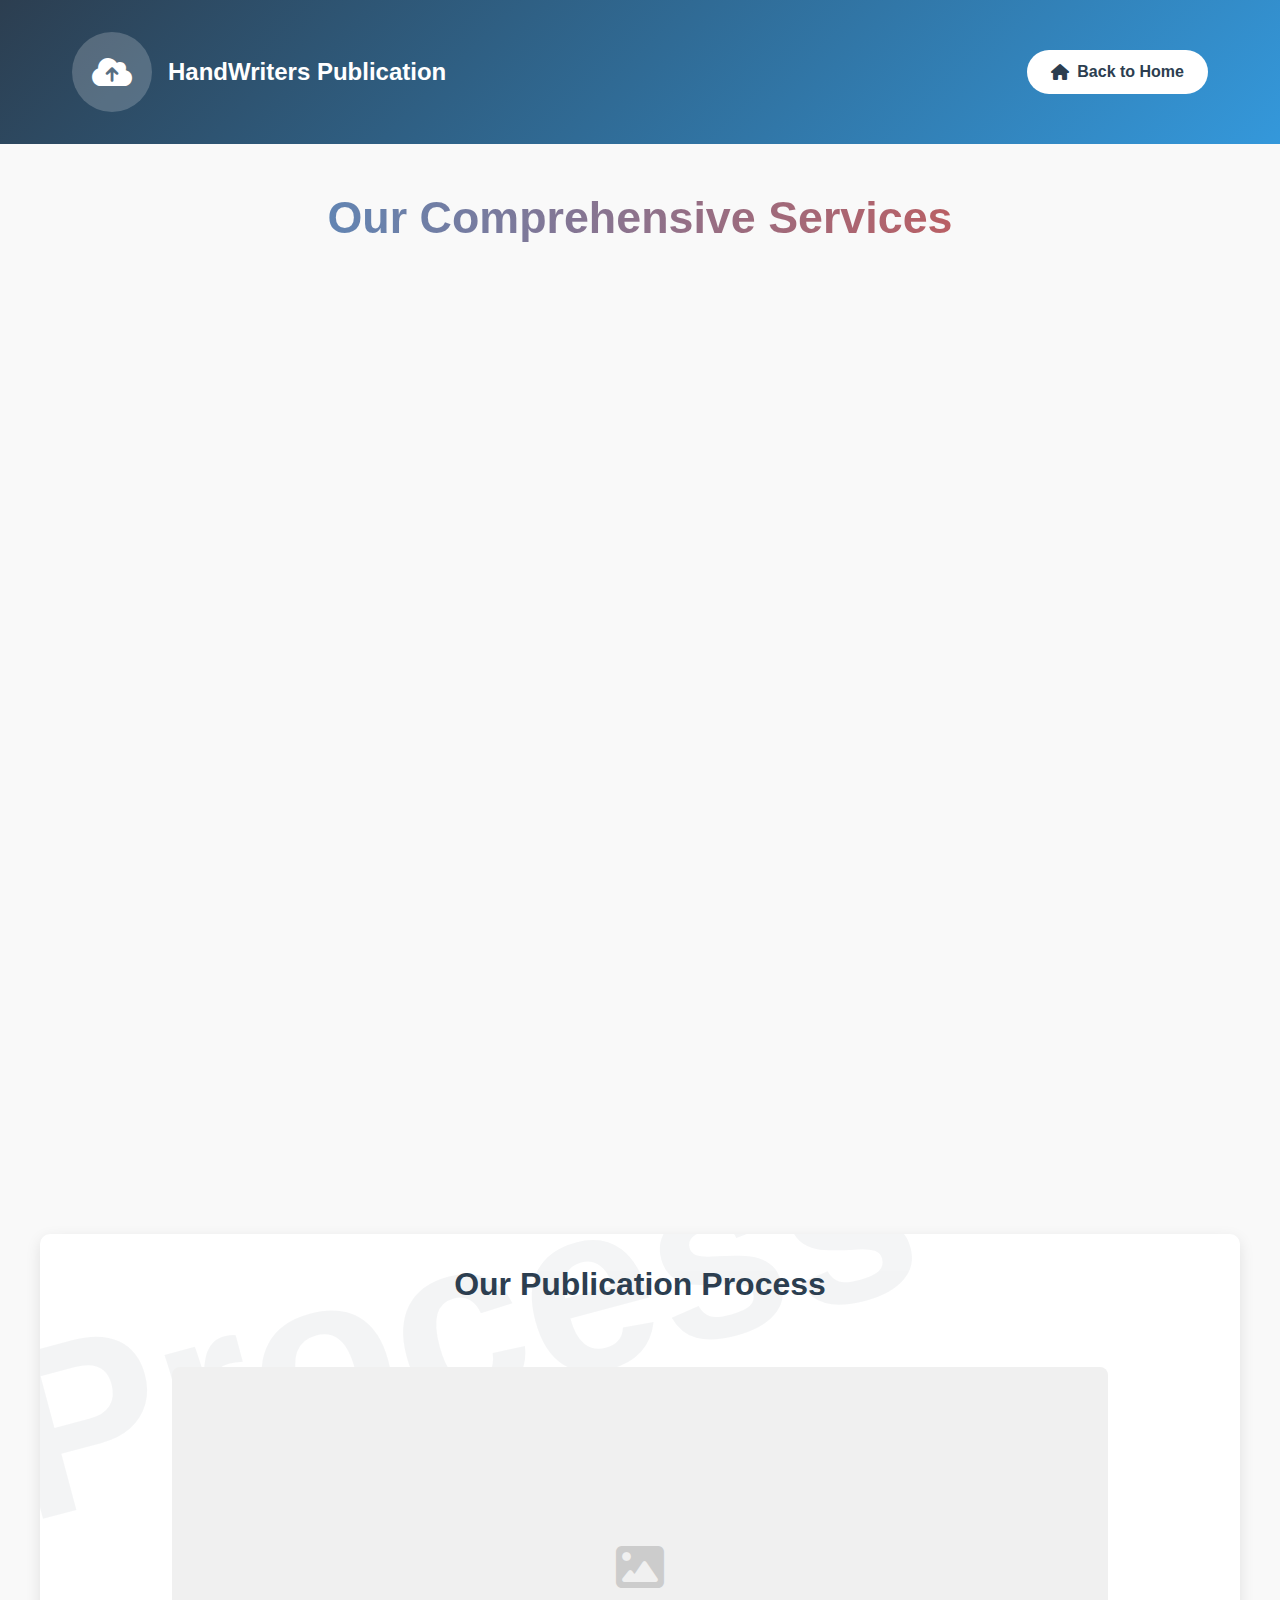
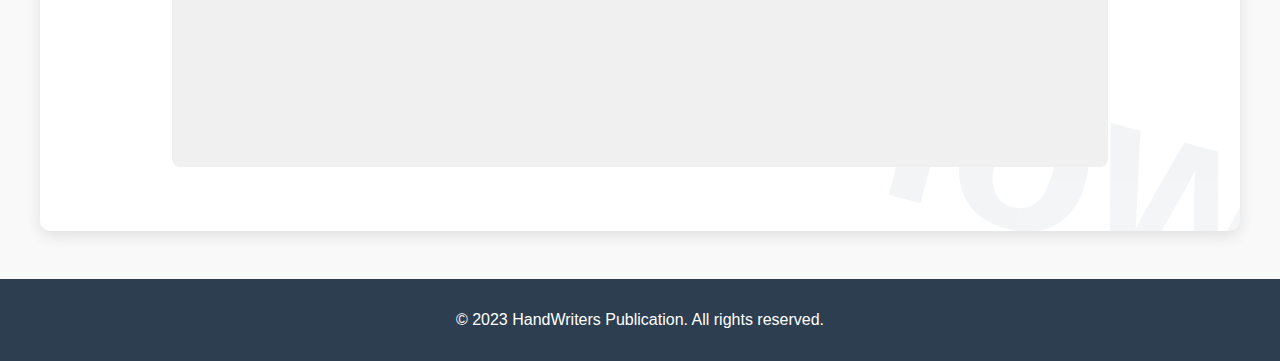
<file: services1.html>
<!DOCTYPE html>
<html lang="en">
<head>
    <meta charset="UTF-8">
    <meta name="viewport" content="width=device-width, initial-scale=1.0">
    <title>Our Services | HandWriters Publication</title>
    <link rel="stylesheet" href="https://cdnjs.cloudflare.com/ajax/libs/font-awesome/6.4.0/css/all.min.css">
    <style>
        :root {
            --primary: #2c3e50;
            --secondary: #3498db;
            --accent: #e74c3c;
            --light: #ecf0f1;
            --dark: #2c3e50;
        }
        
        * {
            margin: 0;
            padding: 0;
            box-sizing: border-box;
            font-family: 'Segoe UI', Tahoma, Geneva, Verdana, sans-serif;
        }
        
        body {
            background-color: #f9f9f9;
            color: var(--dark);
            overflow-x: hidden;
        }
        
        header {
            background: linear-gradient(135deg, var(--primary), var(--secondary));
            color: white;
            padding: 2rem 0;
            position: relative;
            overflow: hidden;
        }
        
        .header-content {
            max-width: 1200px;
            margin: 0 auto;
            padding: 0 2rem;
            display: flex;
            justify-content: space-between;
            align-items: center;
        }
        
        .logo-container {
            display: flex;
            align-items: center;
            gap: 1rem;
        }
        
        .logo-placeholder {
            width: 80px;
            height: 80px;
            background-color: rgba(255,255,255,0.2);
            border-radius: 50%;
            display: flex;
            justify-content: center;
            align-items: center;
            cursor: pointer;
            transition: all 0.3s ease;
        }
        
        .logo-placeholder:hover {
            transform: scale(1.05);
            background-color: rgba(255,255,255,0.3);
        }
        
        .logo-placeholder i {
            font-size: 2rem;
            color: white;
        }
        
        .home-btn {
            background-color: white;
            color: var(--primary);
            padding: 0.8rem 1.5rem;
            border-radius: 30px;
            text-decoration: none;
            font-weight: 600;
            transition: all 0.3s ease;
            display: flex;
            align-items: center;
            gap: 0.5rem;
        }
        
        .home-btn:hover {
            background-color: var(--light);
            transform: translateY(-3px);
            box-shadow: 0 5px 15px rgba(0,0,0,0.1);
        }
        
        .hero {
            text-align: center;
            padding: 3rem 0;
        }
        
        .hero h1 {
            font-size: 2.8rem;
            margin-bottom: 1rem;
            background: linear-gradient(to right, var(--secondary), var(--accent));
            -webkit-background-clip: text;
            background-clip: text;
            color: transparent;
            animation: fadeIn 1s ease;
        }
        
        .hero p {
            font-size: 1.2rem;
            max-width: 800px;
            margin: 0 auto 2rem;
            line-height: 1.6;
            opacity: 0;
            animation: fadeIn 1s ease 0.5s forwards;
        }
        
        .services-container {
            max-width: 1200px;
            margin: 0 auto;
            padding: 2rem;
            display: grid;
            grid-template-columns: repeat(auto-fit, minmax(300px, 1fr));
            gap: 2rem;
        }
        
        .service-card {
            background: white;
            border-radius: 10px;
            overflow: hidden;
            box-shadow: 0 5px 15px rgba(0,0,0,0.1);
            transition: all 0.3s ease;
            opacity: 0;
            transform: translateY(20px);
            animation: fadeInUp 0.8s ease forwards;
        }
        
        .service-card:nth-child(1) { animation-delay: 0.2s; }
        .service-card:nth-child(2) { animation-delay: 0.4s; }
        .service-card:nth-child(3) { animation-delay: 0.6s; }
        .service-card:nth-child(4) { animation-delay: 0.8s; }
        .service-card:nth-child(5) { animation-delay: 1s; }
        
        .service-card:hover {
            transform: translateY(-10px);
            box-shadow: 0 15px 30px rgba(0,0,0,0.15);
        }
        
        .service-icon {
            background: linear-gradient(135deg, var(--secondary), var(--primary));
            color: white;
            font-size: 2.5rem;
            padding: 1.5rem;
            text-align: center;
        }
        
        .service-content {
            padding: 1.5rem;
        }
        
        .service-content h3 {
            margin-bottom: 1rem;
            color: var(--primary);
            font-size: 1.5rem;
        }
        
        .service-content ul {
            list-style-type: none;
            margin-bottom: 1.5rem;
        }
        
        .service-content li {
            margin-bottom: 0.5rem;
            position: relative;
            padding-left: 1.5rem;
            line-height: 1.5;
        }
        
        .service-content li:before {
            content: "•";
            color: var(--secondary);
            font-size: 1.5rem;
            position: absolute;
            left: 0;
            top: -3px;
        }
        
        .process-container {
            max-width: 1200px;
            margin: 3rem auto;
            padding: 2rem;
            background: white;
            border-radius: 10px;
            box-shadow: 0 5px 15px rgba(0,0,0,0.1);
            position: relative;
            overflow: hidden;
        }
        
        .process-container h2 {
            text-align: center;
            margin-bottom: 2rem;
            color: var(--primary);
            font-size: 2rem;
        }
        
        .process-image {
            position: relative;
            max-width: 1000px;
            margin: 0 auto;
            padding: 2rem;
        }
        
        .process-placeholder {
            width: 100%;
            height: 400px;
            background-color: #f0f0f0;
            border-radius: 8px;
            display: flex;
            justify-content: center;
            align-items: center;
            position: relative;
        }
        
        .process-placeholder i {
            font-size: 3rem;
            color: #ccc;
        }
        
        .watermark {
            position: absolute;
            opacity: 0.05;
            font-size: 15rem;
            font-weight: bold;
            color: var(--primary);
            z-index: 0;
            pointer-events: none;
        }
        
        .watermark-1 {
            top: -50px;
            left: -50px;
            transform: rotate(-15deg);
        }
        
        .watermark-2 {
            bottom: -50px;
            right: -50px;
            transform: rotate(15deg);
        }
        
        .connector-line {
            position: absolute;
            background-color: var(--secondary);
            z-index: 1;
            opacity: 0;
            animation: drawLine 1s ease forwards;
        }
        
        @keyframes fadeIn {
            from { opacity: 0; }
            to { opacity: 1; }
        }
        
        @keyframes fadeInUp {
            from { 
                opacity: 0;
                transform: translateY(20px);
            }
            to { 
                opacity: 1;
                transform: translateY(0);
            }
        }
        
        @keyframes drawLine {
            from {
                opacity: 0;
                width: 0;
            }
            to {
                opacity: 0.7;
                width: 100%;
            }
        }
        
        footer {
            background: var(--dark);
            color: white;
            text-align: center;
            padding: 2rem 0;
            margin-top: 3rem;
        }
        
        @media (max-width: 768px) {
            .header-content {
                flex-direction: column;
                gap: 1rem;
            }
            
            .hero h1 {
                font-size: 2rem;
            }
            
            .services-container {
                grid-template-columns: 1fr;
            }
            
            .watermark {
                font-size: 8rem;
            }
        }
    </style>
</head>
<body>
    <header>
        <div class="header-content">
            <div class="logo-container">
                <div class="logo-placeholder" id="logoUpload">
                    <i class="fas fa-cloud-upload-alt"></i>
                </div>
                <h2>HandWriters Publication</h2>
            </div>
            <a href="index.html" class="home-btn">
                <i class="fas fa-home"></i> Back to Home
            </a>
        </div>
    </header>
    
    <section class="hero">
        <h1>Our Comprehensive Services</h1>
        <p>At HandWriters Publication, we offer specialized services to support your journey from manuscript to publication with excellence and precision.</p>
    </section>
    
    <div class="services-container">
        <div class="service-card">
            <div class="service-icon">
                <i class="fas fa-file-alt"></i>
            </div>
            <div class="service-content">
                <h3>Article Writing & Formatting</h3>
                <ul>
                    <li>Assistance with original research, review, case study, or technical papers</li>
                    <li>Journal-specific formatting and compliance with guidelines</li>
                </ul>
            </div>
        </div>
        
        <div class="service-card">
            <div class="service-icon">
                <i class="fas fa-edit"></i>
            </div>
            <div class="service-content">
                <h3>Editing & Proofreading</h3>
                <ul>
                    <li>Grammar, structure, and flow correction by academic editors</li>
                    <li>Plagiarism reduction and paraphrasing support</li>
                </ul>
            </div>
        </div>
        
        <div class="service-card">
            <div class="service-icon">
                <i class="fas fa-book-open"></i>
            </div>
            <div class="service-content">
                <h3>Journal Selection & Submission</h3>
                <ul>
                    <li>Personalized journal matching based on scope, indexing, and impact</li>
                    <li>Support for submission to Scopus, WoS, PubMed, etc.</li>
                </ul>
            </div>
        </div>
        
        <div class="service-card">
            <div class="service-icon">
                <i class="fas fa-briefcase"></i>
            </div>
            <div class="service-content">
                <h3>Publishing Consultancy</h3>
                <ul>
                    <li>Guidance on ethics, DOIs, open-access policies, and indexing</li>
                    <li>Tied-up agencies handle formal communication and process management</li>
                </ul>
            </div>
        </div>
        
        <div class="service-card">
            <div class="service-icon">
                <i class="fas fa-graduation-cap"></i>
            </div>
            <div class="service-content">
                <h3>Research Guidance (Optional)</h3>
                <ul>
                    <li>Literature review assistance</li>
                    <li>Thesis-to-article conversion</li>
                    <li>Ongoing support for PhD scholars and postgraduates</li>
                </ul>
            </div>
        </div>
    </div>
    
    <div class="process-container">
        <h2>Our Publication Process</h2>
        <div class="watermark watermark-1">Process</div>
        <div class="watermark watermark-2">Flow</div>
        <div class="process-image">
            <div class="process-placeholder">
                <i class="fas fa-image"></i>
                <!-- This is where your publication process image will go -->
                <!-- Connector lines will be added dynamically based on your image -->
            </div>
        </div>
    </div>
    
    <footer>
        <p>&copy; 2023 HandWriters Publication. All rights reserved.</p>
    </footer>
    
    <script>
        // Logo upload functionality
        document.getElementById('logoUpload').addEventListener('click', function() {
            const input = document.createElement('input');
            input.type = 'file';
            input.accept = 'image/*';
            input.onchange = e => {
                const file = e.target.files[0];
                const reader = new FileReader();
                reader.onload = event => {
                    this.innerHTML = '';
                    this.style.backgroundImage = `url(${event.target.result})`;
                    this.style.backgroundSize = 'contain';
                    this.style.backgroundPosition = 'center';
                    this.style.backgroundRepeat = 'no-repeat';
                };
                reader.readAsDataURL(file);
            };
            input.click();
        });
        
        // Animate connector lines after page loads
        document.addEventListener('DOMContentLoaded', function() {
            setTimeout(() => {
                // This would be customized based on your actual process image
                // For demo purposes, we're adding some sample lines
                const placeholder = document.querySelector('.process-placeholder');
                
                // Sample connector lines (you'll replace these coordinates with your actual process steps)
                const lines = [
                    { x1: '20%', y1: '30%', x2: '40%', y2: '30%', delay: 500 },
                    { x1: '40%', y1: '30%', x2: '40%', y2: '50%', delay: 1000 },
                    { x1: '40%', y1: '50%', x2: '60%', y2: '50%', delay: 1500 },
                    { x1: '60%', y1: '50%', x2: '60%', y2: '70%', delay: 2000 },
                    { x1: '60%', y1: '70%', x2: '80%', y2: '70%', delay: 2500 }
                ];
                
                lines.forEach(line => {
                    setTimeout(() => {
                        const connector = document.createElement('div');
                        connector.className = 'connector-line';
                        connector.style.position = 'absolute';
                        connector.style.left = line.x1;
                        connector.style.top = line.y1;
                        connector.style.width = '100px'; // Will be adjusted by animation
                        connector.style.height = '2px';
                        connector.style.transformOrigin = 'left center';
                        
                        // Calculate length and angle for the line
                        // In a real implementation, you'd calculate these based on your process steps
                        
                        placeholder.appendChild(connector);
                    }, line.delay);
                });
            }, 1000);
        });
    </script>
</body>
</html>
</file>
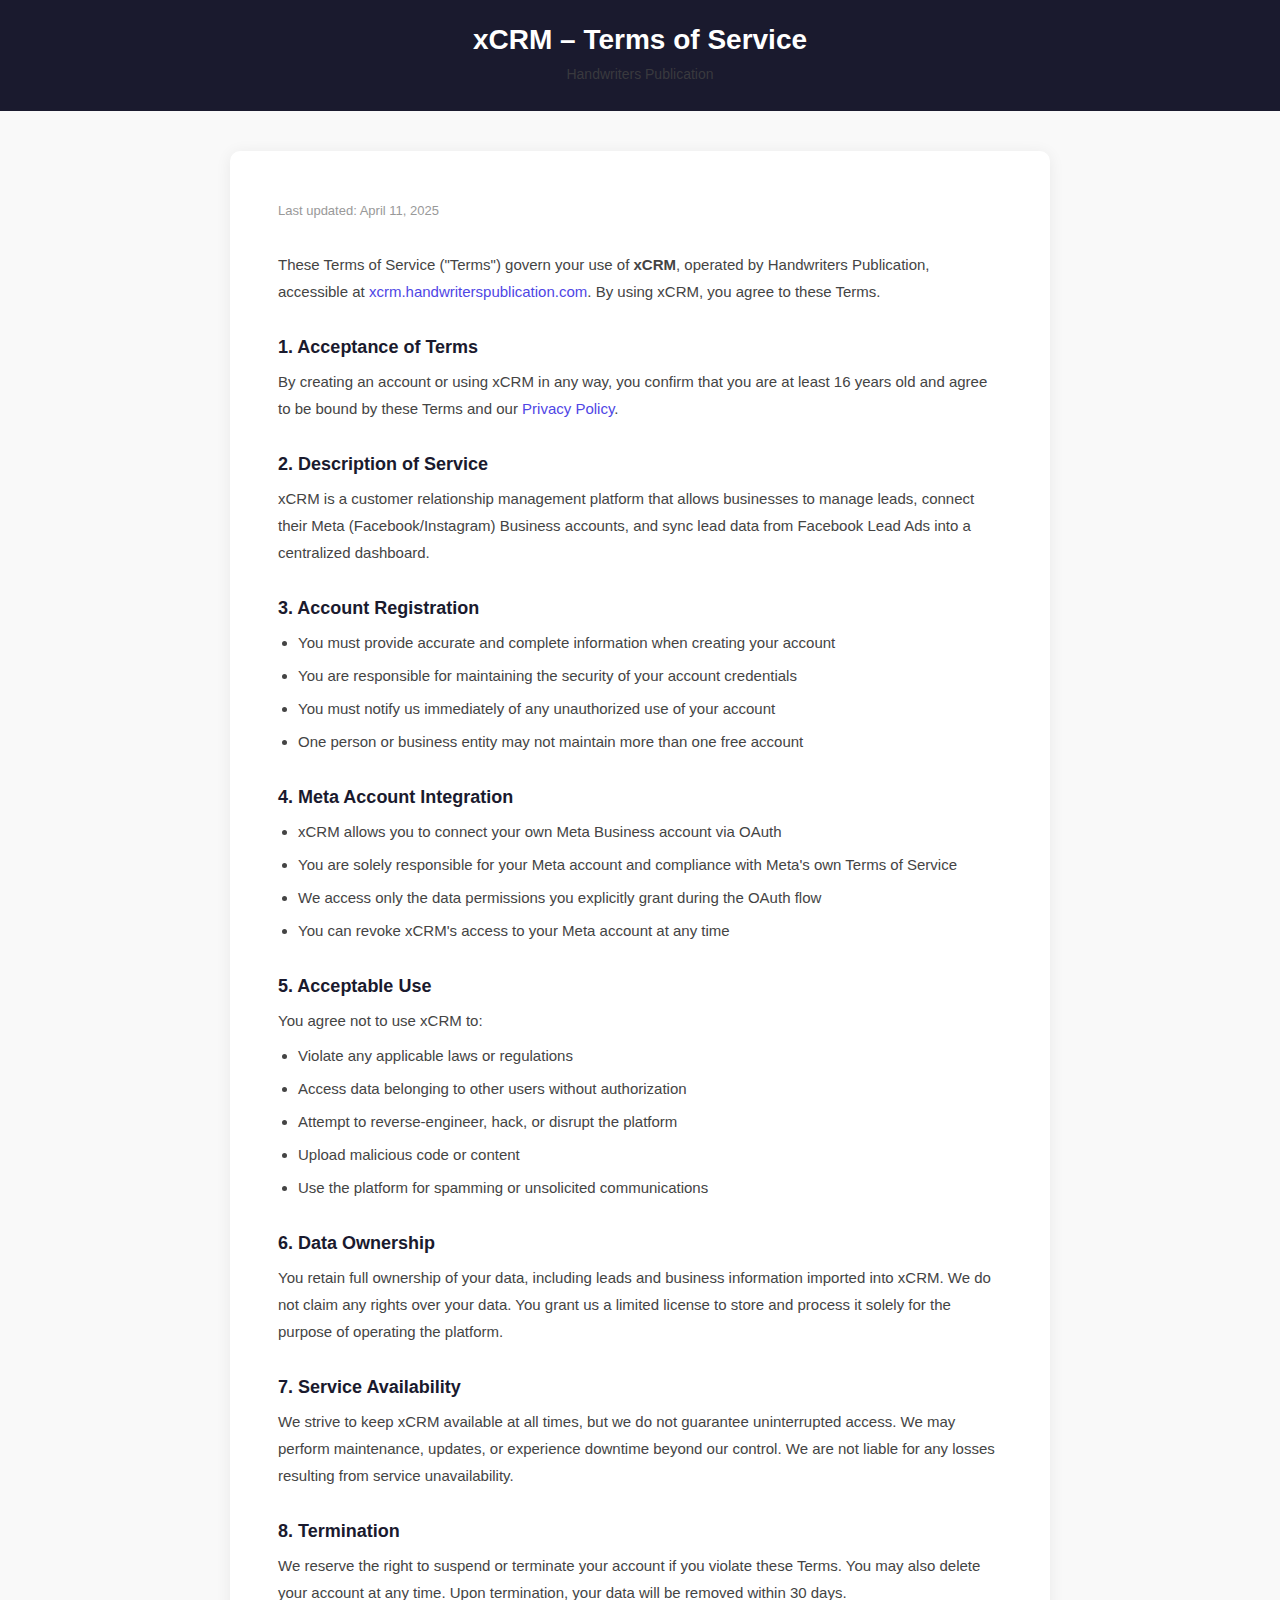
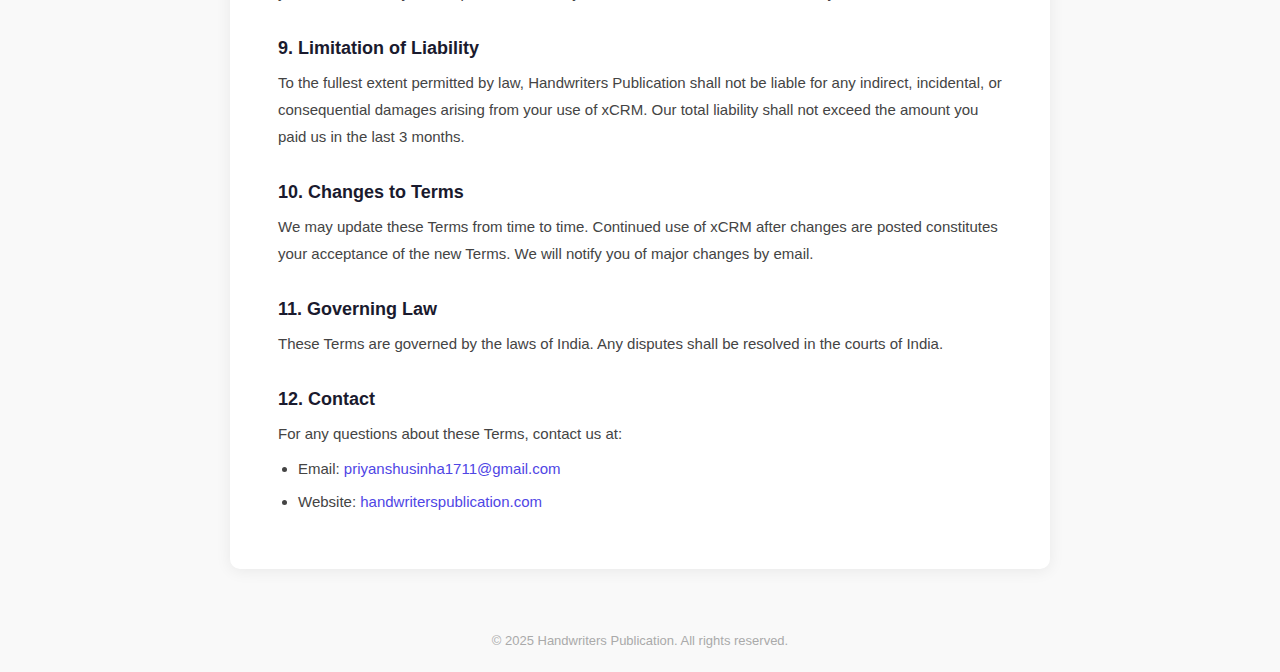
<file: terms.html>
<!DOCTYPE html>
<html lang="en">
<head>
  <meta charset="UTF-8" />
  <meta name="viewport" content="width=device-width, initial-scale=1.0"/>
  <title>Terms of Service – xCRM</title>
  <style>
    * { margin: 0; padding: 0; box-sizing: border-box; }
    body { font-family: 'Segoe UI', Arial, sans-serif; background: #f9f9f9; color: #333; }
    header { background: #1a1a2e; color: white; padding: 24px 0; text-align: center; }
    header h1 { font-size: 28px; }
    header p { font-size: 14px; margin-top: 6px; opacity: 0.75; }
    .container { max-width: 820px; margin: 40px auto; background: white; border-radius: 10px; padding: 48px; box-shadow: 0 2px 16px rgba(0,0,0,0.07); }
    h2 { font-size: 18px; color: #1a1a2e; margin: 32px 0 10px; }
    p, li { font-size: 15px; line-height: 1.8; color: #444; }
    ul { padding-left: 20px; margin-top: 8px; }
    li { margin-bottom: 6px; }
    a { color: #4f46e5; text-decoration: none; }
    a:hover { text-decoration: underline; }
    .last-updated { font-size: 13px; color: #999; margin-bottom: 28px; }
    footer { text-align: center; padding: 24px; font-size: 13px; color: #aaa; }
  </style>
</head>
<body>

<header>
  <h1>xCRM – Terms of Service</h1>
  <p>Handwriters Publication</p>
</header>

<div class="container">
  <p class="last-updated">Last updated: April 11, 2025</p>

  <p>These Terms of Service ("Terms") govern your use of <strong>xCRM</strong>, operated by Handwriters Publication, accessible at <a href="https://xcrm.handwriterspublication.com">xcrm.handwriterspublication.com</a>. By using xCRM, you agree to these Terms.</p>

  <h2>1. Acceptance of Terms</h2>
  <p>By creating an account or using xCRM in any way, you confirm that you are at least 16 years old and agree to be bound by these Terms and our <a href="https://handwriterspublication.com/privacy">Privacy Policy</a>.</p>

  <h2>2. Description of Service</h2>
  <p>xCRM is a customer relationship management platform that allows businesses to manage leads, connect their Meta (Facebook/Instagram) Business accounts, and sync lead data from Facebook Lead Ads into a centralized dashboard.</p>

  <h2>3. Account Registration</h2>
  <ul>
    <li>You must provide accurate and complete information when creating your account</li>
    <li>You are responsible for maintaining the security of your account credentials</li>
    <li>You must notify us immediately of any unauthorized use of your account</li>
    <li>One person or business entity may not maintain more than one free account</li>
  </ul>

  <h2>4. Meta Account Integration</h2>
  <ul>
    <li>xCRM allows you to connect your own Meta Business account via OAuth</li>
    <li>You are solely responsible for your Meta account and compliance with Meta's own Terms of Service</li>
    <li>We access only the data permissions you explicitly grant during the OAuth flow</li>
    <li>You can revoke xCRM's access to your Meta account at any time</li>
  </ul>

  <h2>5. Acceptable Use</h2>
  <p>You agree not to use xCRM to:</p>
  <ul>
    <li>Violate any applicable laws or regulations</li>
    <li>Access data belonging to other users without authorization</li>
    <li>Attempt to reverse-engineer, hack, or disrupt the platform</li>
    <li>Upload malicious code or content</li>
    <li>Use the platform for spamming or unsolicited communications</li>
  </ul>

  <h2>6. Data Ownership</h2>
  <p>You retain full ownership of your data, including leads and business information imported into xCRM. We do not claim any rights over your data. You grant us a limited license to store and process it solely for the purpose of operating the platform.</p>

  <h2>7. Service Availability</h2>
  <p>We strive to keep xCRM available at all times, but we do not guarantee uninterrupted access. We may perform maintenance, updates, or experience downtime beyond our control. We are not liable for any losses resulting from service unavailability.</p>

  <h2>8. Termination</h2>
  <p>We reserve the right to suspend or terminate your account if you violate these Terms. You may also delete your account at any time. Upon termination, your data will be removed within 30 days.</p>

  <h2>9. Limitation of Liability</h2>
  <p>To the fullest extent permitted by law, Handwriters Publication shall not be liable for any indirect, incidental, or consequential damages arising from your use of xCRM. Our total liability shall not exceed the amount you paid us in the last 3 months.</p>

  <h2>10. Changes to Terms</h2>
  <p>We may update these Terms from time to time. Continued use of xCRM after changes are posted constitutes your acceptance of the new Terms. We will notify you of major changes by email.</p>

  <h2>11. Governing Law</h2>
  <p>These Terms are governed by the laws of India. Any disputes shall be resolved in the courts of India.</p>

  <h2>12. Contact</h2>
  <p>For any questions about these Terms, contact us at:</p>
  <ul>
    <li>Email: <a href="mailto:priyanshusinha1711@gmail.com">priyanshusinha1711@gmail.com</a></li>
    <li>Website: <a href="https://handwriterspublication.com">handwriterspublication.com</a></li>
  </ul>
</div>

<footer>
  &copy; 2025 Handwriters Publication. All rights reserved.
</footer>

</body>
</html>
</file>
<file: style.css>
/* Fonts */
body {
    font-family: 'Lato', sans-serif;
    font-weight: 400;
    line-height: 1.6;
    color: #333;
}

h1, h2, h3, h4, .section-title, .stat-number {
    font-family: 'Playfair Display', serif;
    font-weight: 700;
}

/* Color Scheme */
:root {
    --header-blue: #1f2c3b;
    --body-cream: #f1e5cb;
    --footer-gold: #a98e57;
    --accent-gold: #a98e57;
    --text-dark: #333;
    --text-light: #fff;
}

/* Base Styles */
body {
    margin: 0;
    padding: 0;
    background-color: var(--body-cream);
}

.container {
    width: 90%;
    max-width: 1200px;
    margin: 0 auto;
    padding: 0 15px;
}

/* Thinner Top Banner */
.top-banner {
    background-color: var(--header-blue);
    color: var(--text-light);
    text-align: center;
    padding: 5px 0;
    font-size: 0.85rem;
}

.banner-cta {
    color: var(--accent-gold);
    font-weight: 700;
    text-decoration: none;
    margin-left: 10px;
}

/* Thinner Header */
header {
    background-color: var(--header-blue);
    display: flex;
    justify-content: space-between;
    align-items: center;
    position: sticky;
    top: 0;
    z-index: 100;
    transition: all 0.3s ease;
}

.logo img {
    height: 80px;
    transition: height 0.3s ease;
    margin-left: 25px;
}


.header-content {
    display: flex;
    align-items: center;
}

nav ul {
    display: flex;
    list-style: none;
    margin: 0;
    padding: 0;
}

nav ul li {
    margin-left: 20px;
}

nav ul li a {
    color: var(--text-light);
    text-decoration: none;
    font-weight: 600;
    font-size: 0.95rem;
    transition: color 0.3s;
}

nav ul li a:hover {
    color: var(--accent-gold);
}

.cta-button {
    background-color: var(--accent-gold);
    color: var(--text-light);
    padding: 8px 16px;
    border-radius: 4px;
    text-decoration: none;
    font-weight: 600;
    margin-left: 20px;
    font-size: 0.9rem;
    transition: background-color 0.3s;
}

.cta-button:hover {
    background-color: #8a7548;
}

.mobile-menu-btn {
    display: none;
    color: white;
    font-size: 1.3rem;
    cursor: pointer;
    margin-right: 15px;
}

/* Hero Section */
.hero {
    background: linear-gradient(rgba(28, 49, 66, 0.8), rgba(28, 49, 66, 0.8)), url('https://images.unsplash.com/photo-1454165804606-c3d57bc86b40?ixlib=rb-1.2.1&auto=format&fit=crop&w=1350&q=80');
    background-size: cover;
    background-position: center;
    color: var(--text-light);
    padding: 100px 0;
    text-align: center;
}

.hero-content {
    max-width: 800px;
    margin: 0 auto;
}

.hero h1 {
    font-size: 3rem;
    margin-bottom: 20px;
}

.hero p {
    font-size: 1.2rem;
    margin-bottom: 30px;
}

.hero-buttons {
    display: flex;
    justify-content: center;
    gap: 20px;
}

.btn-primary {
    background-color: var(--accent-gold);
    color: var(--text-light);
    padding: 12px 25px;
    border-radius: 4px;
    text-decoration: none;
    font-weight: 600;
    transition: background-color 0.3s;
}

.btn-primary:hover {
    background-color: #8a7548;
}

.btn-secondary {
    background-color: transparent;
    color: var(--text-light);
    padding: 12px 25px;
    border-radius: 4px;
    text-decoration: none;
    font-weight: 600;
    border: 2px solid var(--text-light);
    transition: all 0.3s;
}

.btn-secondary:hover {
    background-color: rgba(255, 255, 255, 0.1);
}

/* Achievements Section */
.achievements {
    background-color: #f8f4ea;
    padding: 80px 0;
    text-align: center;
}

.section-title {
    color: var(--header-blue);
    font-size: 2.5rem;
    margin-bottom: 50px;
    position: relative;
}

.section-title::after {
    content: '';
    display: block;
    width: 80px;
    height: 3px;
    background: var(--accent-gold);
    margin: 15px auto;
}

.stats-grid {
    display: grid;
    grid-template-columns: repeat(auto-fit, minmax(200px, 1fr));
    gap: 30px;
    max-width: 1000px;
    margin: 0 auto;
}

.stat-card {
    padding: 40px 20px;
    background: white;
    border-radius: 8px;
    box-shadow: 0 5px 15px rgba(0,0,0,0.05);
    transition: transform 0.3s ease;
}

.stat-card:hover {
    transform: translateY(-10px);
}

.stat-number {
    font-size: 3.5rem;
    color: var(--header-blue);
    line-height: 1;
    margin-bottom: 10px;
}

.stat-text {
    font-size: 1.1rem;
    color: #666;
    font-weight: 600;
}

/* Services Section */
.services {
    padding: 70px 0;
    background-color: white;
}

.services-grid {
    display: grid;
    grid-template-columns: repeat(auto-fit, minmax(220px, 1fr));
    gap: 30px;
    margin-top: 50px;
}

.service-card {
    text-align: center;
    padding: 40px 25px;
    border-radius: 8px;
    background-color: #f9f9f9;
    transition: all 0.3s ease;
}

.service-card:hover {
    transform: translateY(-10px);
    box-shadow: 0 10px 20px rgba(0,0,0,0.1);
}

.service-card i {
    font-size: 3rem;
    color: var(--accent-gold);
    margin-bottom: 20px;
}

.service-card h3 {
    font-size: 1.5rem;
    margin-bottom: 15px;
    color: var(--header-blue);
}

.service-card p {
    color: #666;
}

/* Quote Section */
.quote-section {
    background: linear-gradient(135deg, rgba(28,49,66,0.9) 0%, rgba(169,142,87,0.8) 100%);
    padding: 60px 0;
    text-align: center;
    margin: 40px 0;
}

.quote-text {
    font-family: 'Playfair Display', serif;
    font-size: 2.2rem;
    color: white;
    font-style: italic;
    position: relative;
    max-width: 800px;
    margin: 0 auto;
    padding: 0 20px;
}

.quote-text::before,
.quote-text::after {
    content: '"';
    font-size: 3rem;
    color: #a98e57;
    opacity: 0.7;
    position: absolute;
}

.quote-text::before {
    top: -20px;
    left: -10px;
}

.quote-text::after {
    bottom: -50px;
    right: -10px;
}

/* CTA Section */
.cta-section {
    background: linear-gradient(rgba(28, 49, 66, 0.9), rgba(28, 49, 66, 0.9)), url('https://images.unsplash.com/photo-1434030216411-0b793f4b4173?ixlib=rb-1.2.1&auto=format&fit=crop&w=1350&q=80');
    background-size: cover;
    background-position: center;
    color: var(--text-light);
    padding: 80px 0;
    text-align: center;
}

.cta-section h2 {
    font-size: 2.5rem;
    margin-bottom: 20px;
}

.cta-section p {
    font-size: 1.2rem;
    margin-bottom: 30px;
    max-width: 700px;
    margin-left: auto;
    margin-right: auto;
}

/* Footer */
footer {
    background-color: var(--header-blue);
    color: var(--text-light);
    padding: 60px 0 0;
}

.footer-content {
    display: grid;
    grid-template-columns: repeat(auto-fit, minmax(250px, 1fr));
    gap: 40px;
    margin-bottom: 40px;
}

.footer-col h3 {
    font-size: 1.3rem;
    margin-bottom: 20px;
    position: relative;
    padding-bottom: 10px;
}

.footer-col h3::after {
    content: '';
    position: absolute;
    left: 0;
    bottom: 0;
    width: 50px;
    height: 2px;
    background-color: var(--accent-gold);
}

.footer-logo {
    height: 60px;
    margin-bottom: 20px;
}

.footer-col p {
    margin-bottom: 15px;
}

.footer-col ul {
    list-style: none;
    padding: 0;
}

.footer-col ul li {
    margin-bottom: 10px;
}

.footer-col ul li a {
    color: var(--text-light);
    text-decoration: none;
    transition: color 0.3s;
}

.footer-col ul li a:hover {
    color: var(--accent-gold);
}

.footer-col i {
    margin-right: 10px;
    color: var(--accent-gold);
    width: 20px;
    text-align: center;
}

.footer-bottom {
    background-color: rgba(0, 0, 0, 0.2);
    padding: 20px 0;
    text-align: center;
    font-size: 0.9rem;
}

/* Research Bubble Styles */
.research-bubble {
  position: fixed;
  right: 20px;
  bottom: 20px;
  z-index: 999;
}

.bubble-trigger {
  width: 60px;
  height: 60px;
  background: linear-gradient(135deg, #FF6D00, #E31937);
  border-radius: 50%;
  display: flex;
  align-items: center;
  justify-content: center;
  box-shadow: 0 4px 20px rgba(0,0,0,0.2);
  cursor: pointer;
  transition: all 0.3s ease;
}

.bubble-trigger:hover {
  transform: scale(1.1);
}

.bubble-trigger img {
  width: 30px;
  filter: brightness(0) invert(1);
}

.bubble-container {
  display: none;
  position: absolute;
  bottom: 70px;
  right: 0;
  width: 280px;
  background: white;
  border-radius: 15px;
  padding: 20px;
  box-shadow: 0 10px 30px rgba(0,0,0,0.15);
  border: 1px solid rgba(169, 142, 87, 0.3);
}

.bubble-container.active {
  display: block;
  animation: fadeIn 0.3s ease;
}

@keyframes fadeIn {
  from { opacity: 0; transform: translateY(10px); }
  to { opacity: 1; transform: translateY(0); }
}

.bubble-close {
  position: absolute;
  top: 10px;
  right: 10px;
  font-size: 1.3rem;
  color: #a98e57;
  cursor: pointer;
  font-weight: bold;
}

.bubble-container h4 {
  font-family: 'Playfair Display', serif;
  color: #1f2c3b;
  margin-bottom: 15px;
  font-size: 1.2rem;
  text-align: center;
}

.research-tags {
  display: flex;
  flex-wrap: wrap;
  gap: 10px;
  margin-bottom: 15px;
}

.research-tag {
  display: inline-block;
  padding: 6px 12px;
  border-radius: 20px;
  font-weight: 600;
  transition: all 0.3s ease;
  cursor: pointer;
}

/* Size Variations */
.big-bubble {
  font-size: 1rem;
  padding: 8px 16px;
  border-radius: 25px;
}

.medium-bubble {
  font-size: 0.9rem;
  padding: 6px 12px;
}

.small-bubble {
  font-size: 0.8rem;
  padding: 4px 10px;
}

/* Theme Variations */
.scopus-bubble {
  background: #FF6D00;
  color: white;
  font-family: 'Arial', sans-serif;
  font-weight: bold;
}

.sjr-bubble {
  background: #0056A7;
  color: white;
  font-family: 'Verdana', sans-serif;
}

.wos-bubble {
  background: #8A2BE2;
  color: white;
  font-family: 'Georgia', serif;
  font-style: italic;
}

.pubmed-bubble {
  background: #3366CC;
  color: white;
  font-family: 'Trebuchet MS', sans-serif;
}

.abdc-bubble {
  background: #228B22;
  color: white;
  font-family: 'Courier New', monospace;
}

.doaj-bubble {
  background: #2E8B57;
  color: white;
  font-family: 'Arial Narrow', sans-serif;
}

.oa-bubble {
  background: #4CAF50;
  color: white;
  font-family: 'Lucida Sans', sans-serif;
}

.peer-bubble {
  background: #607D8B;
  color: white;
  font-family: 'Palatino', serif;
}

.scholar-bubble {
  background: #4285F4;
  color: white;
  font-family: 'Roboto', sans-serif;
}

.hec-bubble {
  background: #795548;
  color: white;
  font-family: 'Times New Roman', serif;
}

.q1-bubble {
  background: #E91E63;
  color: white;
  font-family: 'Impact', sans-serif;
}

.q2-bubble {
  background: #9C27B0;
  color: white;
  font-family: 'Comic Sans MS', cursive;
}

.q3-bubble {
  background: #3F51B5;
  color: white;
  font-family: 'Arial Rounded MT Bold', sans-serif;
}

.q4-bubble {
  background: #00BCD4;
  color: white;
  font-family: 'Century Gothic', sans-serif;
}

.research-tag:hover {
  transform: translateY(-3px) scale(1.05);
  box-shadow: 0 5px 10px rgba(0,0,0,0.2);
}

.bubble-cta {
  background: linear-gradient(to right, #1f2c3b, #2c3e50);
  color: white;
  padding: 10px;
  border-radius: 8px;
  text-align: center;
  font-weight: 600;
  font-size: 0.9rem;
  margin-top: 10px;
  cursor: pointer;
  transition: all 0.3s ease;
}

.bubble-cta:hover {
  background: linear-gradient(to right, #2c3e50, #1f2c3b);
  transform: translateY(-2px);
}

/* Responsive */
@media (max-width: 576px) {
  .research-bubble {
      right: 10px;
      bottom: 10px;
  }
  
  .bubble-trigger {
      width: 50px;
      height: 50px;
  }
  
  .bubble-container {
      width: 260px;
      padding: 15px;
  }
}
/* Responsive Styles */
@media (max-width: 992px) {
    .header-content {
        display: none;
    }
    
    .mobile-menu-btn {
        display: block;
    }
    
    .hero h1 {
        font-size: 2.5rem;
    }
    
    header {
        padding: 8px 0;
    }
}

@media (max-width: 768px) {
    .stats-grid {
        grid-template-columns: repeat(2, 1fr);
    }
    
    .hero-buttons {
        flex-direction: column;
        align-items: center;
    }
    
    .btn-primary, .btn-secondary {
        width: 80%;
        text-align: center;
    }
    
    .quote-text {
        font-size: 1.8rem;
    }
}

@media (max-width: 576px) {
    .stats-grid {
        grid-template-columns: 1fr;
    }
    
    .hero h1 {
        font-size: 2rem;
    }
    
    .hero p {
        font-size: 1rem;
    }
    
    .section-title {
        font-size: 2rem;
    }
    
    .quote-text {
        font-size: 1.5rem;
    }
    
    .quote-text::before,
    .quote-text::after {
        font-size: 2rem;
    }
    
    .research-bubble {
        right: 10px;
        bottom: 10px;
    }
    
    .bubble-container {
        width: 220px;
        padding: 15px;
    }
}
.faq-container {
    max-width: 800px;
    margin: 0 auto;
    font-family: 'Poppins', sans-serif;
  }
  
  .faq-card {
    background: linear-gradient(135deg, #f8f9fa 0%, #ffffff 100%);
    border-radius: 12px;
    box-shadow: 0 4px 15px rgba(0, 0, 0, 0.1);
    margin: 20px 0;
    overflow: hidden;
    border-left: 5px solid #FF6D00; /* Scopus accent color */
    transition: all 0.3s ease;
    cursor: pointer;
  }
  
  .faq-card:hover {
    transform: translateY(-5px);
    box-shadow: 0 8px 25px rgba(255, 109, 0, 0.2);
  }
  
  .faq-header {
    display: flex;
    align-items: center;
    padding: 20px;
    gap: 15px;
  }
  
  .faq-header h3 {
    margin: 0;
    flex: 1;
    color: #002D3F; /* Elsevier blue */
  }
  
  .icon {
    font-size: 24px;
  }
  
  .toggle-icon {
    font-size: 20px;
    font-weight: bold;
  }
  
  .faq-content {
    max-height: 0;
    overflow: hidden;
    padding: 0 20px;
    transition: max-height 0.3s ease;
  }
  
  .faq-content p {
    padding-bottom: 20px;
    line-height: 1.6;
  }
  
  .highlight {
    color: #E31937; /* Elsevier red */
    font-weight: bold;
  }
  
  /* Active state */
  .faq-card.active .faq-content {
    max-height: 200px;
  }
  
  .faq-card.active .toggle-icon {
    transform: rotate(45deg);
  }
  /* Trust Section Styles */
.trust-section {
    padding: 60px 0;
    background: linear-gradient(135deg, #f8f4ea 0%, #ffffff 100%);
    border-top: 1px solid rgba(169, 142, 87, 0.2);
    border-bottom: 1px solid rgba(169, 142, 87, 0.2);
  }
  
  .trust-badges img {
    height: 40px; /* Fixed height for consistency */
    width: auto;  /* Maintain aspect ratio */
    object-fit: contain;
  }
  
  /* Fallback for broken images */
  .badge img {
    display: block;
    font-family: 'Lato', sans-serif;
    font-size: 12px;
    line-height: 1.4;
  }
  
  .badge img::after {
    content: attr(alt);
    display: block;
    color: var(--header-blue);
  }
  /* Trust Section Styles */
.trust-section {
    padding: 60px 0;
    background: linear-gradient(135deg, #f8f4ea 0%, #ffffff 100%);
    border-top: 1px solid rgba(169, 142, 87, 0.2);
    border-bottom: 1px solid rgba(169, 142, 87, 0.2);
  }
  
  .trust-card {
    background: white;
    border-radius: 12px;
    padding: 40px;
    text-align: center;
    box-shadow: 0 10px 30px rgba(0, 0, 0, 0.05);
    max-width: 800px;
    margin: 0 auto;
    position: relative;
    overflow: hidden;
  }
  
  .trust-card::before {
    content: '';
    position: absolute;
    top: 0;
    left: 0;
    width: 5px;
    height: 100%;
    background: linear-gradient(to bottom, #FF6D00, #002D3F);
  }
  
  .trust-icon {
    font-size: 3rem;
    margin-bottom: 20px;
    color: #a98e57;
  }
  
  .trust-title {
    font-family: 'Playfair Display', serif;
    color: var(--header-blue);
    font-size: 2.2rem;
    margin-bottom: 15px;
  }
  
  .trust-description {
    color: #555;
    font-size: 1.1rem;
    line-height: 1.6;
    margin-bottom: 30px;
  }
  
  .highlight {
    color: #E31937;
    font-weight: 700;
  }
  
  .trust-badges {
    display: flex;
    justify-content: center;
    align-items: center;
    gap: 30px;
    flex-wrap: wrap;
  }
  
  .badge {
    background: white;
    padding: 15px 25px;
    border-radius: 8px;
    box-shadow: 0 5px 15px rgba(0, 0, 0, 0.05);
    transition: transform 0.3s ease;
  }
  
  .badge:hover {
    transform: translateY(-5px);
  }
  
  .badge img {
    filter: grayscale(20%);
    opacity: 0.9;
    transition: all 0.3s;
  }
  
  .badge:hover img {
    filter: grayscale(0%);
    opacity: 1;
  }
  /* Trust Section Styles */
.trust-section {
    padding: 60px 0;
    background: linear-gradient(135deg, #f8f4ea 0%, #ffffff 100%);
    border-top: 1px solid rgba(169, 142, 87, 0.2);
    border-bottom: 1px solid rgba(169, 142, 87, 0.2);
  }
  
  .trust-badges {
    display: flex;
    justify-content: center;
    gap: 30px;
    flex-wrap: wrap;
  }
  
  .badge {
    background: white;
    padding: 15px 25px;
    border-radius: 8px;
    box-shadow: 0 5px 15px rgba(0, 0, 0, 0.05);
    min-width: 120px;
    text-align: center;
  }
  
  .brand-logo {
    height: 30px; /* Fixed height for all SVGs */
    width: auto;
  }
  
  /* Fallback for SVG (if unsupported) */
  .no-svg .badge::before {
    content: attr(aria-label);
    display: block;
    color: var(--header-blue);
    font-weight: 600;
    font-size: 14px;
  }
/* Elegant Differentiators Styles */
.elegant-differentiators {
    padding: 80px 0;
    background-color: #f9f9f9;
    font-family: 'Lato', sans-serif;
  }
  
  .ed-container {
    max-width: 1200px;
    margin: 0 auto;
    padding: 0 20px;
  }
  
  .ed-header {
    text-align: center;
    margin-bottom: 60px;
  }
  
  .ed-title {
    font-family: 'Playfair Display', serif;
    font-size: 2.5rem;
    font-weight: 700;
    color: #1f2c3b;
    margin-bottom: 15px;
  }
  
  .ed-divider {
    width: 80px;
    height: 2px;
    background: #a98e57;
    margin: 0 auto 20px;
  }
  
  .ed-subtitle {
    font-size: 1.2rem;
    color: #555;
    max-width: 600px;
    margin: 0 auto;
  }
  
  .ed-grid {
    display: grid;
    grid-template-columns: repeat(auto-fit, minmax(250px, 1fr));
    gap: 30px;
  }
  
  .ed-card {
    background: white;
    padding: 40px 30px;
    border-radius: 4px;
    text-align: center;
    transition: transform 0.3s ease, box-shadow 0.3s ease;
    border-bottom: 3px solid transparent;
  }
  
  .ed-card:hover {
    transform: translateY(-5px);
    box-shadow: 0 10px 20px rgba(0,0,0,0.05);
    border-bottom-color: #a98e57;
  }
  
  .ed-icon {
    width: 60px;
    height: 60px;
    margin: 0 auto 25px;
    display: flex;
    align-items: center;
    justify-content: center;
    color: #a98e57;
  }
  
  .ed-icon svg {
    width: 40px;
    height: 40px;
  }
  
  .ed-card h3 {
    font-family: 'Playfair Display', serif;
    font-size: 1.5rem;
    color: #1f2c3b;
    margin-bottom: 15px;
  }
  
  .ed-card p {
    color: #555;
    line-height: 1.6;
    font-size: 1rem;
  }
  
  /* Responsive */
  @media (max-width: 768px) {
    .ed-title {
      font-size: 2rem;
    }
    
    .ed-grid {
      grid-template-columns: 1fr;
    }
  }
/* Elegant Comparison Table Styles */
.elegant-comparison {
  padding: 80px 0;
  background-color: #fcfaf7;
  font-family: 'Lora', serif;
}

.container {
  max-width: 1000px;
  margin: 0 auto;
  padding: 0 30px;
}

.section-header {
  text-align: center;
  margin-bottom: 50px;
}

.section-header h2 {
  font-family: 'Playfair Display', serif;
  font-size: 2.4rem;
  color: #1a2634;
  font-weight: 600;
  letter-spacing: 0.5px;
  margin-bottom: 15px;
}

.divider {
  width: 80px;
  height: 2px;
  background: linear-gradient(90deg, #a98e57, #d4b87a);
  margin: 0 auto 20px;
}

.subtitle {
  color: #5c6b7a;
  font-size: 1.1rem;
  line-height: 1.6;
  max-width: 600px;
  margin: 0 auto;
}

.comparison-container {
  overflow-x: auto;
  padding: 20px 0;
}

.comparison-table {
  width: 100%;
  border-collapse: separate;
  border-spacing: 0;
  min-width: 700px;
}

.comparison-table th {
  padding: 18px 25px;
  text-align: center;
  font-weight: 600;
  font-size: 1rem;
  letter-spacing: 0.3px;
}

.criteria-header {
  background-color: #2c3e50;
  color: white;
  border-radius: 6px 0 0 0;
}

.standard-header {
  background-color: #5c6b7a;
  color: white;
}

.premium-header {
  background-color: #a98e57;
  color: white;
  border-radius: 0 6px 0 0;
}

.comparison-table td {
  padding: 16px 25px;
  border-bottom: 1px solid #eaeaea;
  text-align: center;
}

.criteria {
  background-color: #f5f7fa;
  color: #2c3e50;
  font-weight: 500;
  text-align: left;
}

.standard {
  background-color: white;
  color: #5c6b7a;
}

.premium {
  background-color: #faf6f0;
  color: #1a2634;
  font-weight: 500;
  position: relative;
}

.highlight-badge {
  display: inline-block;
  background-color: #e8d9bd;
  color: #8a6d3b;
  font-size: 0.8rem;
  padding: 3px 8px;
  border-radius: 10px;
  margin-left: 8px;
  font-weight: 600;
}

/* Hover Effects */
.comparison-table tr:hover td {
  background-color: #f0f4f8;
}

.comparison-table tr:hover .premium {
  background-color: #f5efe5;
}

/* Responsive */
@media (max-width: 768px) {
  .section-header h2 {
    font-size: 2rem;
  }
  
  .comparison-table th,
  .comparison-table td {
    padding: 14px 15px;
    font-size: 0.95rem;
  }
  
  .highlight-badge {
    display: block;
    margin: 5px 0 0;
    width: fit-content;
    margin-left: auto;
    margin-right: auto;
  }
}
/* Testimonials Section */
.testimonials-section {
  padding: 80px 0;
  background-color: #f8f9fa;
  font-family: 'Segoe UI', Tahoma, Geneva, Verdana, sans-serif;
}

.section-title {
  text-align: center;
  font-size: 2.5rem;
  color: #1f2c3b;
  margin-bottom: 15px;
  font-weight: 700;
}

.section-subtitle {
  text-align: center;
  color: #5c6b7a;
  font-size: 1.1rem;
  max-width: 700px;
  margin: 0 auto 50px;
}

.testimonials-slider {
  position: relative;
  overflow: hidden;
  padding: 20px 0;
}

.testimonials-track {
  display: flex;
  transition: transform 0.5s ease;
}

.testimonial-card {
  min-width: 100%;
  padding: 0 15px;
  box-sizing: border-box;
}

.testimonial-content {
  background: white;
  border-radius: 12px;
  padding: 30px;
  box-shadow: 0 10px 30px rgba(0,0,0,0.05);
  position: relative;
  height: 100%;
}

.testimonial-text {
  font-size: 1rem;
  line-height: 1.7;
  color: #333;
  margin-bottom: 25px;
  position: relative;
  padding-left: 25px;
}

.testimonial-text::before {
  content: '"';
  position: absolute;
  left: 0;
  top: -10px;
  font-size: 3rem;
  color: #a98e57;
  opacity: 0.3;
  font-family: Georgia, serif;
}

.testimonial-meta {
  display: flex;
  align-items: center;
}

.testimonial-avatar {
  width: 50px;
  height: 50px;
  border-radius: 50%;
  object-fit: cover;
  margin-right: 15px;
  border: 2px solid #a98e57;
}

.testimonial-info {
  display: flex;
  flex-direction: column;
}

.testimonial-country {
  font-weight: 600;
  color: #1f2c3b;
  margin-bottom: 5px;
}

.view-screenshot-btn {
  background: none;
  border: none;
  color: #a98e57;
  font-size: 0.9rem;
  cursor: pointer;
  display: flex;
  align-items: center;
  padding: 0;
  transition: color 0.3s;
}

.view-screenshot-btn:hover {
  color: #8a7548;
}

.view-screenshot-btn i {
  margin-right: 5px;
}

.slider-controls {
  display: flex;
  justify-content: center;
  margin-top: 30px;
  gap: 15px;
}

.slider-prev, .slider-next {
  width: 40px;
  height: 40px;
  border-radius: 50%;
  background: white;
  border: 1px solid #e0e0e0;
  color: #1f2c3b;
  cursor: pointer;
  transition: all 0.3s;
  display: flex;
  align-items: center;
  justify-content: center;
}

.slider-prev:hover, .slider-next:hover {
  background: #a98e57;
  color: white;
  border-color: #a98e57;
}

/* Image Viewer Modal */
.image-viewer-modal {
  display: none;
  position: fixed;
  z-index: 1000;
  left: 0;
  top: 0;
  width: 100%;
  height: 100%;
  background-color: rgba(0,0,0,0.9);
  overflow: auto;
}

.modal-content {
  position: relative;
  margin: auto;
  display: block;
  max-width: 90%;
  max-height: 90%;
  top: 50%;
  transform: translateY(-50%);
}

#modal-image {
  width: 100%;
  height: auto;
  max-height: 80vh;
  object-fit: contain;
}

.close-modal {
  position: absolute;
  top: 15px;
  right: 35px;
  color: white;
  font-size: 40px;
  font-weight: bold;
  cursor: pointer;
}

/* Responsive Design */
@media (min-width: 768px) {
  .testimonial-card {
      min-width: 50%;
  }
}

@media (min-width: 992px) {
  .testimonial-card {
      min-width: 33.33%;
  }
}

@media (max-width: 576px) {
  .section-title {
      font-size: 2rem;
  }
  
  .testimonial-content {
      padding: 20px;
  }
  
  .testimonial-text {
      font-size: 0.9rem;
  }
}
/* Golden Botanical Comparison Table Styles */
.comparison-section {
  padding: 40px 0;
  background-color: #f8f7f2;
  position: relative;
  overflow: hidden;
  font-family: 'Segoe UI', Tahoma, Geneva, Verdana, sans-serif;
}

.container {
  max-width: 1000px;
  margin: 0 auto;
  padding: 0 20px;
}

.title-wrapper {
  position: relative;
  text-align: center;
  margin-bottom: 40px;
}

.section-title1 {
  font-size: 1.8rem;
  color: #2c3e50;
  margin-bottom: 15px;
  position: relative;
  display: inline-block;
  padding: 0 20px;
}

.gold-text {
  color: #c5a059;
  font-weight: 600;
}

.title-decoration {
  height: 2px;
  background: linear-gradient(90deg, transparent, #c5a059, transparent);
  width: 60%;
  margin: 0 auto;
}

.botanical-frame {
  position: relative;
  padding: 20px;
}

.gold-vine {
  position: absolute;
  width: 80px;
  height: 80px;
  background-image: url('data:image/svg+xml;utf8,<svg xmlns="http://www.w3.org/2000/svg" viewBox="0 0 100 100"><path fill="%23c5a059" d="M30,10 Q50,30 70,10 Q90,30 70,50 Q50,70 30,50 Q10,30 30,10" opacity="0.8"/></svg>');
  background-repeat: no-repeat;
  z-index: 1;
  opacity: 0.7;
}

.top-left { top: 0; left: 0; transform: rotate(-30deg); }
.top-right { top: 0; right: 0; transform: rotate(30deg); }
.bottom-left { bottom: 0; left: 0; transform: rotate(30deg) scaleY(-1); }
.bottom-right { bottom: 0; right: 0; transform: rotate(-30deg) scaleY(-1); }

.comparison-table {
  display: grid;
  grid-template-columns: 1.2fr 1fr 1fr;
  border-radius: 8px;
  overflow: hidden;
  box-shadow: 0 4px 20px rgba(0,0,0,0.08);
  background: white;
  position: relative;
  z-index: 2;
  font-size: 0.9rem;
}

.comparison-header {
  display: contents;
}

.header-cell {
  padding: 14px 15px;
  background-color: #2c3e50;
  color: white;
  font-weight: 600;
  text-align: center;
  font-size: 0.95rem;
}

.service-header {
  background-color: #3a516b;
}

.comparison-row {
  display: contents;
}

.row-cell {
  padding: 12px 15px;
  background-color: white;
  border-bottom: 1px solid #f0f0f0;
  display: flex;
  align-items: center;
}

.service-cell {
  background-color: #f8f7f2;
  color: #2c3e50;
  font-weight: 500;
}

.hw-cell {
  color: #1a2634;
}

.other-cell {
  color: #5c6b7a;
}

.icon {
  font-weight: bold;
  margin-right: 8px;
  min-width: 18px;
  display: inline-block;
  text-align: center;
  font-size: 1.1em;
}

.hw-cell .icon {
  color: #4CAF50;
}

.other-cell .icon {
  color: #E91E63;
}

/* Mobile Optimization */
@media (max-width: 768px) {
  .comparison-section {
    padding: 30px 10px;
  }
  
  .section-title {
    font-size: 1.5rem;
    margin-bottom: 10px;
  }
  
  .title-decoration {
    width: 80%;
  }
  
  .botanical-frame {
    padding: 15px 0;
  }
  
  .gold-vine {
    width: 50px;
    height: 50px;
    opacity: 0.5;
  }
  
  .comparison-table {
    display: block;
    font-size: 0.85rem;
  }
  
  .comparison-header {
    display: none;
  }
  
  .comparison-row {
    display: grid;
    grid-template-columns: 1fr 1fr;
    border-bottom: 1px solid #eee;
  }
  
  .service-cell {
    grid-column: span 2;
    padding: 10px 15px;
    background-color: #3a516b;
    color: white;
    font-weight: 500;
  }
  
  .hw-cell, .other-cell {
    padding: 10px 15px 10px 35px;
    position: relative;
  }
  
  .icon {
    position: absolute;
    left: 12px;
    top: 50%;
    transform: translateY(-50%);
    margin-right: 0;
    font-size: 1.1em;
  }
  
  .hw-cell {
    border-right: 1px solid #f0f0f0;
  }
}

/* Hover Effects */
@media (hover: hover) {
  .comparison-row:hover .row-cell:not(.service-cell) {
    background-color: #f9f9f9;
  }
  
  .hw-cell:hover {
    background-color: #f0f9f0 !important;
  }
  
  .other-cell:hover {
    background-color: #fff0f0 !important;
  }
}
</file>
<file: chatbot.css>
/* ============================================================
   HANDWRITERS PUBLICATION — AI Chatbot Widget
   Design: Matches site's Ivory + Deep Navy + Warm Gold palette
   ============================================================ */

/* ── Chatbot Toggle Button ── */
#chat-toggle-btn {
  position: fixed;
  bottom: 28px;
  right: 100px; /* offset from WhatsApp button */
  width: 60px;
  height: 60px;
  border-radius: 50%;
  background: linear-gradient(135deg, #12243a, #1e3250);
  border: 2px solid rgba(184,136,42,0.4);
  box-shadow: 0 8px 30px rgba(18,36,58,0.35), 0 0 0 0 rgba(184,136,42,0.3);
  cursor: pointer;
  display: flex;
  align-items: center;
  justify-content: center;
  z-index: 9998;
  transition: all 0.35s cubic-bezier(0.4,0,0.2,1);
  animation: chatPulse 2.8s ease-in-out infinite;
}

#chat-toggle-btn:hover {
  transform: translateY(-3px) scale(1.06);
  box-shadow: 0 14px 40px rgba(18,36,58,0.45), 0 0 0 6px rgba(184,136,42,0.15);
  border-color: rgba(184,136,42,0.7);
}

#chat-toggle-btn svg {
  width: 26px;
  height: 26px;
  transition: all 0.3s ease;
}

#chat-toggle-btn .chat-icon { display: block; }
#chat-toggle-btn .close-icon { display: none; }
#chat-toggle-btn.open .chat-icon { display: none; }
#chat-toggle-btn.open .close-icon { display: block; }

@keyframes chatPulse {
  0%, 100% { box-shadow: 0 8px 30px rgba(18,36,58,0.35), 0 0 0 0 rgba(184,136,42,0.3); }
  50% { box-shadow: 0 8px 30px rgba(18,36,58,0.35), 0 0 0 10px rgba(184,136,42,0); }
}

/* Notification badge */
#chat-badge {
  position: absolute;
  top: -4px;
  right: -4px;
  width: 20px;
  height: 20px;
  border-radius: 50%;
  background: linear-gradient(135deg, #b8882a, #d4a84b);
  border: 2px solid #fff;
  font-size: 0.6rem;
  font-weight: 700;
  color: #fff;
  display: flex;
  align-items: center;
  justify-content: center;
  font-family: 'Inter', sans-serif;
  animation: badgePop 0.4s cubic-bezier(0.34,1.56,0.64,1) forwards;
}

#chat-badge.hidden { display: none; }

@keyframes badgePop {
  from { transform: scale(0); }
  to { transform: scale(1); }
}

/* ── Chat Window ── */
#chat-window {
  position: fixed;
  bottom: 100px;
  right: 90px;
  width: 380px;
  max-height: 580px;
  background: #faf8f4;
  border-radius: 22px;
  box-shadow:
    0 24px 80px rgba(18,36,58,0.22),
    0 8px 32px rgba(18,36,58,0.12),
    0 0 0 1px rgba(184,136,42,0.15);
  display: flex;
  flex-direction: column;
  z-index: 9999;
  overflow: hidden;
  transform: scale(0.88) translateY(20px);
  transform-origin: bottom right;
  opacity: 0;
  pointer-events: none;
  transition: all 0.35s cubic-bezier(0.34,1.2,0.64,1);
  font-family: 'Inter', sans-serif;
}

#chat-window.open {
  transform: scale(1) translateY(0);
  opacity: 1;
  pointer-events: all;
}

/* ── Chat Header ── */
.chat-header {
  background: linear-gradient(135deg, #12243a 0%, #1e3250 100%);
  padding: 18px 20px;
  display: flex;
  align-items: center;
  gap: 13px;
  position: relative;
  flex-shrink: 0;
}

.chat-header::after {
  content: '';
  position: absolute;
  bottom: 0; left: 20px; right: 20px;
  height: 1px;
  background: rgba(184,136,42,0.25);
}

.chat-avatar {
  width: 44px;
  height: 44px;
  border-radius: 50%;
  background: linear-gradient(135deg, #b8882a, #9a6e1a);
  display: flex;
  align-items: center;
  justify-content: center;
  font-size: 1.3rem;
  flex-shrink: 0;
  box-shadow: 0 4px 14px rgba(184,136,42,0.35);
  position: relative;
}

.chat-avatar::after {
  content: '';
  position: absolute;
  bottom: 1px; right: 1px;
  width: 11px; height: 11px;
  border-radius: 50%;
  background: #22cc70;
  border: 2px solid #12243a;
}

.chat-header-info { flex: 1; }
.chat-header-name {
  font-size: 0.94rem;
  font-weight: 700;
  color: #fff;
  font-family: 'DM Serif Display', serif;
  line-height: 1.2;
}
.chat-header-status {
  font-size: 0.68rem;
  color: rgba(255,255,255,0.55);
  display: flex;
  align-items: center;
  gap: 5px;
  margin-top: 2px;
}
.chat-header-status::before {
  content: '';
  width: 6px; height: 6px;
  border-radius: 50%;
  background: #22cc70;
}

.chat-header-actions { display: flex; gap: 6px; }
.chat-header-btn {
  width: 32px; height: 32px; border-radius: 8px;
  background: rgba(255,255,255,0.08);
  border: 1px solid rgba(255,255,255,0.12);
  display: flex; align-items: center; justify-content: center;
  cursor: pointer; color: rgba(255,255,255,0.6);
  transition: all 0.25s ease;
  font-size: 0.85rem;
}
.chat-header-btn:hover { background: rgba(255,255,255,0.14); color: #fff; }

/* ── Quick Suggestions ── */
.chat-suggestions {
  padding: 12px 14px 8px;
  display: flex;
  flex-wrap: wrap;
  gap: 7px;
  flex-shrink: 0;
  border-bottom: 1px solid rgba(0,0,0,0.05);
  background: #fff;
}

.chat-suggestions-label {
  width: 100%;
  font-size: 0.66rem;
  font-weight: 700;
  letter-spacing: 0.1em;
  text-transform: uppercase;
  color: #7a8fa6;
  margin-bottom: 4px;
}

.suggestion-chip {
  display: inline-flex;
  align-items: center;
  gap: 5px;
  background: #f4f0e8;
  border: 1px solid rgba(184,136,42,0.2);
  border-radius: 50px;
  padding: 6px 12px;
  font-size: 0.72rem;
  font-weight: 500;
  color: #1e3250;
  cursor: pointer;
  transition: all 0.25s ease;
  white-space: nowrap;
}

.suggestion-chip:hover {
  background: #f5e6c0;
  border-color: #b8882a;
  color: #9a6e1a;
  transform: translateY(-1px);
}

/* ── Messages Area ── */
.chat-messages {
  flex: 1;
  overflow-y: auto;
  padding: 16px 14px;
  display: flex;
  flex-direction: column;
  gap: 14px;
  scroll-behavior: smooth;
}

.chat-messages::-webkit-scrollbar { width: 4px; }
.chat-messages::-webkit-scrollbar-track { background: transparent; }
.chat-messages::-webkit-scrollbar-thumb { background: rgba(184,136,42,0.3); border-radius: 2px; }

/* Message bubbles */
.msg {
  display: flex;
  gap: 9px;
  align-items: flex-end;
  animation: msgSlideIn 0.3s cubic-bezier(0.34,1.2,0.64,1) forwards;
}

@keyframes msgSlideIn {
  from { opacity: 0; transform: translateY(10px); }
  to { opacity: 1; transform: translateY(0); }
}

.msg.user { flex-direction: row-reverse; }

.msg-avatar {
  width: 30px; height: 30px;
  border-radius: 50%;
  background: linear-gradient(135deg, #b8882a, #9a6e1a);
  display: flex; align-items: center; justify-content: center;
  font-size: 0.85rem;
  flex-shrink: 0;
}

.msg.user .msg-avatar {
  background: linear-gradient(135deg, #12243a, #1e3250);
}

.msg-bubble {
  max-width: 82%;
  padding: 11px 15px;
  border-radius: 18px;
  font-size: 0.835rem;
  line-height: 1.65;
  position: relative;
}

.msg.bot .msg-bubble {
  background: #fff;
  color: #1a2b3f;
  border: 1px solid rgba(0,0,0,0.07);
  border-bottom-left-radius: 6px;
  box-shadow: 0 2px 10px rgba(18,36,58,0.06);
}

.msg.user .msg-bubble {
  background: linear-gradient(135deg, #12243a, #1e3250);
  color: #fff;
  border-bottom-right-radius: 6px;
}

.msg-bubble a {
  color: #b8882a;
  font-weight: 600;
  text-decoration: underline;
  text-underline-offset: 2px;
}

.msg.user .msg-bubble a { color: #d4a84b; }

.msg-time {
  font-size: 0.6rem;
  color: #a0b0c0;
  margin-top: 5px;
  text-align: right;
  padding: 0 4px;
}
.msg.bot .msg-time { text-align: left; }

/* Bot typing indicator */
.msg-typing .msg-bubble {
  padding: 14px 16px;
}

.dots-container {
  display: flex;
  gap: 5px;
  align-items: center;
}

.typing-dot {
  width: 7px; height: 7px;
  border-radius: 50%;
  background: #b8882a;
  animation: typingBounce 1.2s ease-in-out infinite;
}

.typing-dot:nth-child(2) { animation-delay: 0.2s; }
.typing-dot:nth-child(3) { animation-delay: 0.4s; }

@keyframes typingBounce {
  0%, 60%, 100% { transform: translateY(0); opacity: 0.4; }
  30% { transform: translateY(-6px); opacity: 1; }
}

/* Quick reply buttons inside bot messages */
.msg-quick-replies {
  display: flex;
  flex-wrap: wrap;
  gap: 6px;
  margin-top: 10px;
}

.quick-reply-btn {
  display: inline-flex;
  align-items: center;
  gap: 5px;
  background: #f5e6c0;
  border: 1px solid rgba(184,136,42,0.3);
  border-radius: 50px;
  padding: 6px 13px;
  font-size: 0.72rem;
  font-weight: 600;
  color: #9a6e1a;
  cursor: pointer;
  transition: all 0.2s ease;
  font-family: 'Inter', sans-serif;
}

.quick-reply-btn:hover {
  background: #b8882a;
  color: #fff;
  border-color: #b8882a;
  transform: translateY(-1px);
}

/* ── Input Area ── */
.chat-input-area {
  padding: 12px 14px 14px;
  background: #fff;
  border-top: 1px solid rgba(0,0,0,0.06);
  display: flex;
  gap: 9px;
  align-items: flex-end;
  flex-shrink: 0;
}

#chat-input {
  flex: 1;
  background: #f4f0e8;
  border: 1px solid rgba(184,136,42,0.2);
  border-radius: 14px;
  padding: 11px 14px;
  font-family: 'Inter', sans-serif;
  font-size: 0.845rem;
  color: #1a2b3f;
  outline: none;
  resize: none;
  min-height: 42px;
  max-height: 100px;
  line-height: 1.5;
  transition: all 0.25s ease;
}

#chat-input::placeholder { color: #a0b0c0; }

#chat-input:focus {
  border-color: rgba(184,136,42,0.5);
  background: #fff;
  box-shadow: 0 0 0 3px rgba(184,136,42,0.1);
}

#chat-send-btn {
  width: 42px; height: 42px;
  border-radius: 12px;
  background: linear-gradient(135deg, #b8882a, #9a6e1a);
  border: none;
  display: flex; align-items: center; justify-content: center;
  cursor: pointer;
  color: #fff;
  transition: all 0.25s ease;
  flex-shrink: 0;
  box-shadow: 0 4px 14px rgba(184,136,42,0.3);
}

#chat-send-btn:hover {
  transform: translateY(-2px);
  box-shadow: 0 8px 24px rgba(184,136,42,0.45);
}

#chat-send-btn:active {
  transform: scale(0.94);
}

/* ── Chat Branding Footer ── */
.chat-footer-brand {
  text-align: center;
  font-size: 0.6rem;
  color: #a0b0c0;
  padding: 5px 0 10px;
  flex-shrink: 0;
  background: #fff;
}

.chat-footer-brand span { color: #b8882a; font-weight: 600; }

/* ── Mobile Responsive ── */
@media (max-width: 480px) {
  #chat-window {
    right: 12px;
    left: 12px;
    width: auto;
    bottom: 86px;
    max-height: 72vh;
    border-radius: 18px;
  }

  #chat-toggle-btn {
    right: 80px;
    bottom: 22px;
    width: 54px;
    height: 54px;
  }
}

/* ── Category cards in welcome message ── */
.chat-categories {
  display: grid;
  grid-template-columns: 1fr 1fr;
  gap: 7px;
  margin-top: 10px;
}

.chat-category-card {
  background: #f4f0e8;
  border: 1px solid rgba(184,136,42,0.2);
  border-radius: 12px;
  padding: 10px 11px;
  cursor: pointer;
  transition: all 0.25s ease;
  text-align: left;
}

.chat-category-card:hover {
  background: #f5e6c0;
  border-color: #b8882a;
  transform: translateY(-2px);
}

.cat-icon { font-size: 1.2rem; margin-bottom: 5px; }
.cat-label {
  font-size: 0.72rem;
  font-weight: 600;
  color: #12243a;
  line-height: 1.3;
}
</file>
